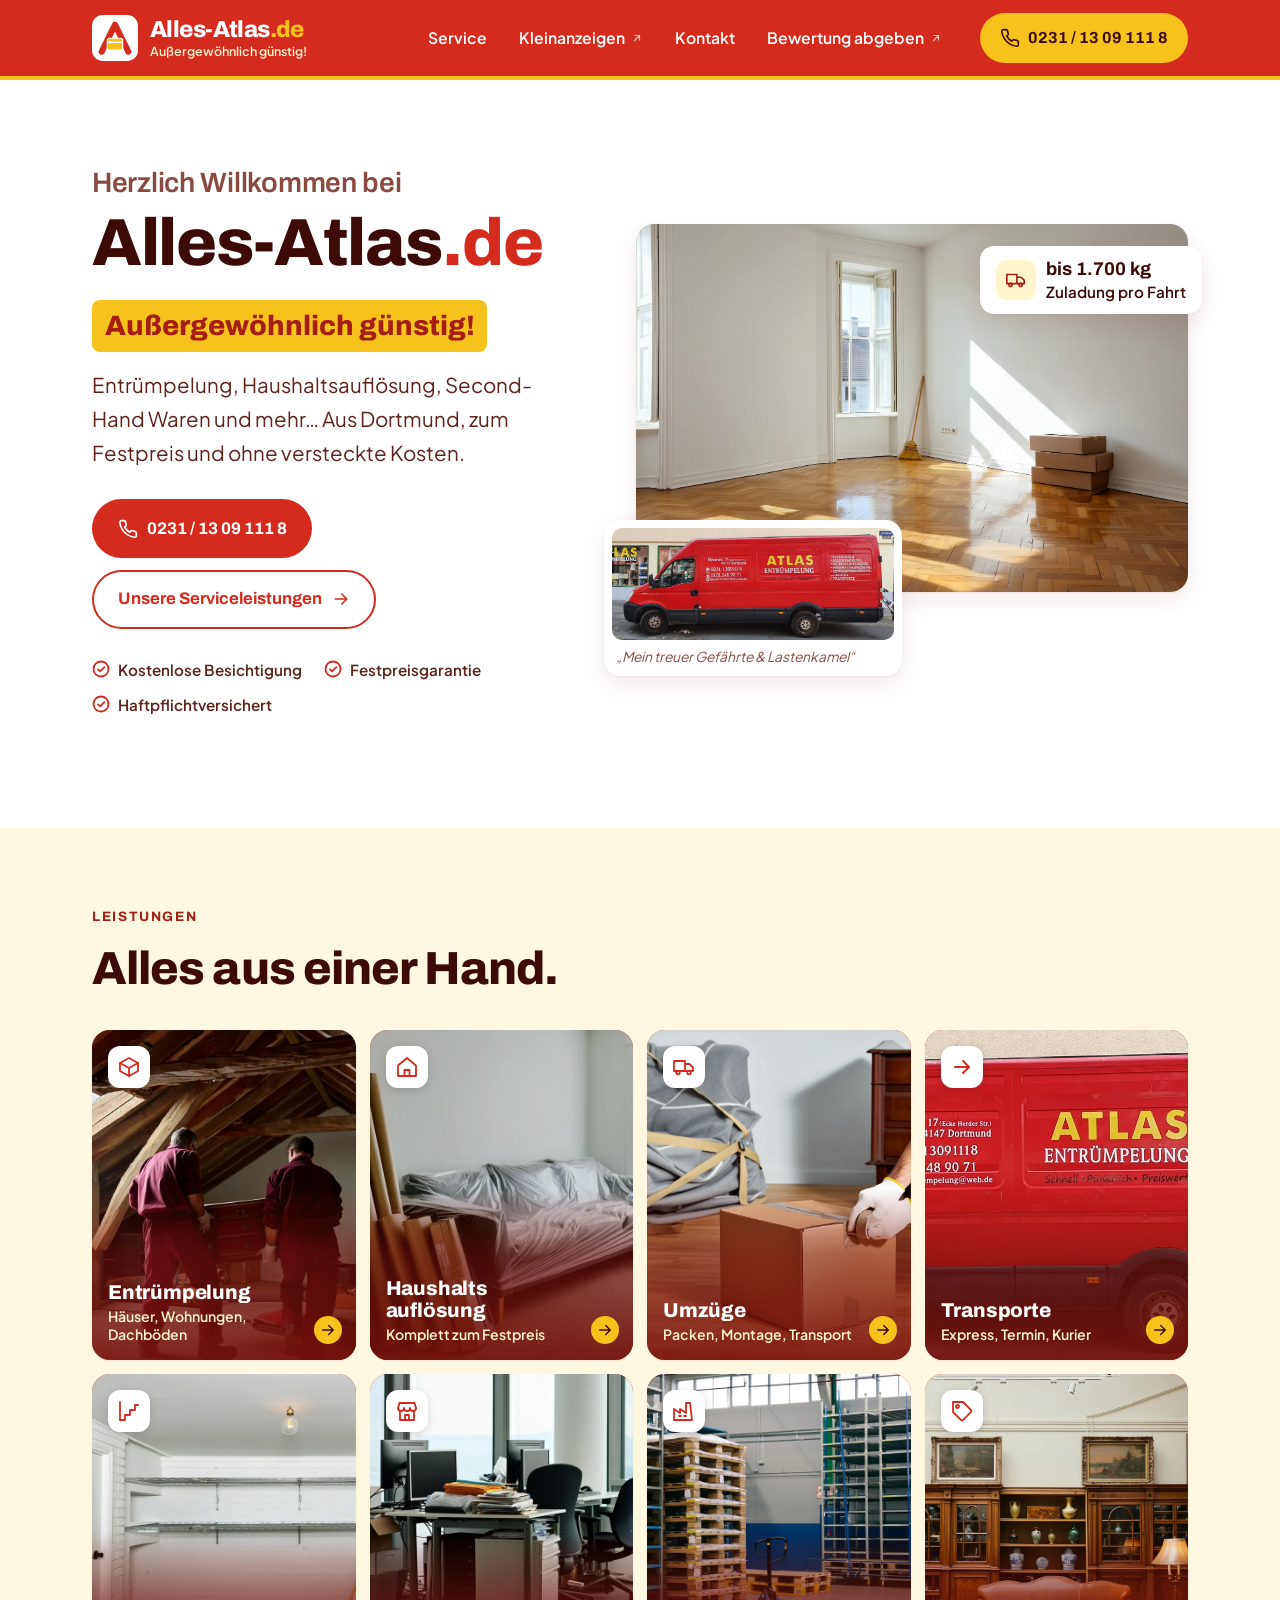
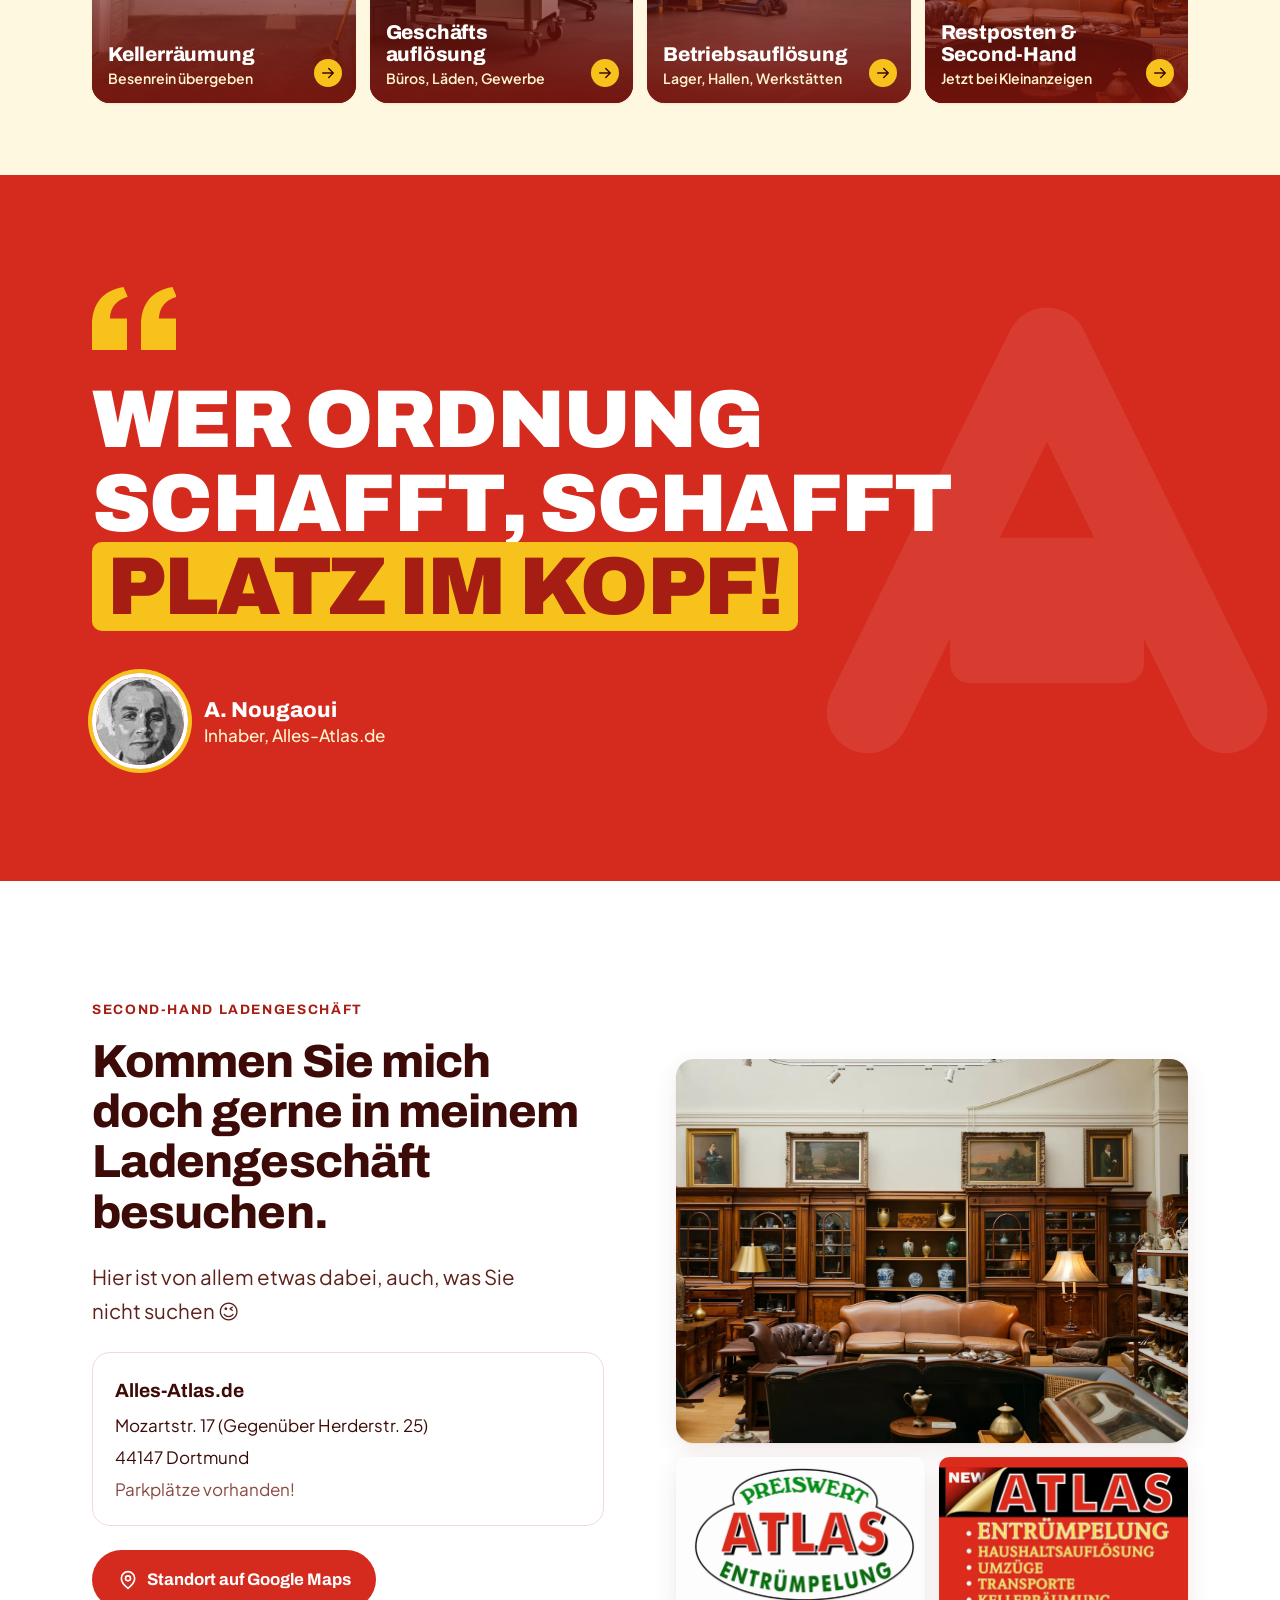
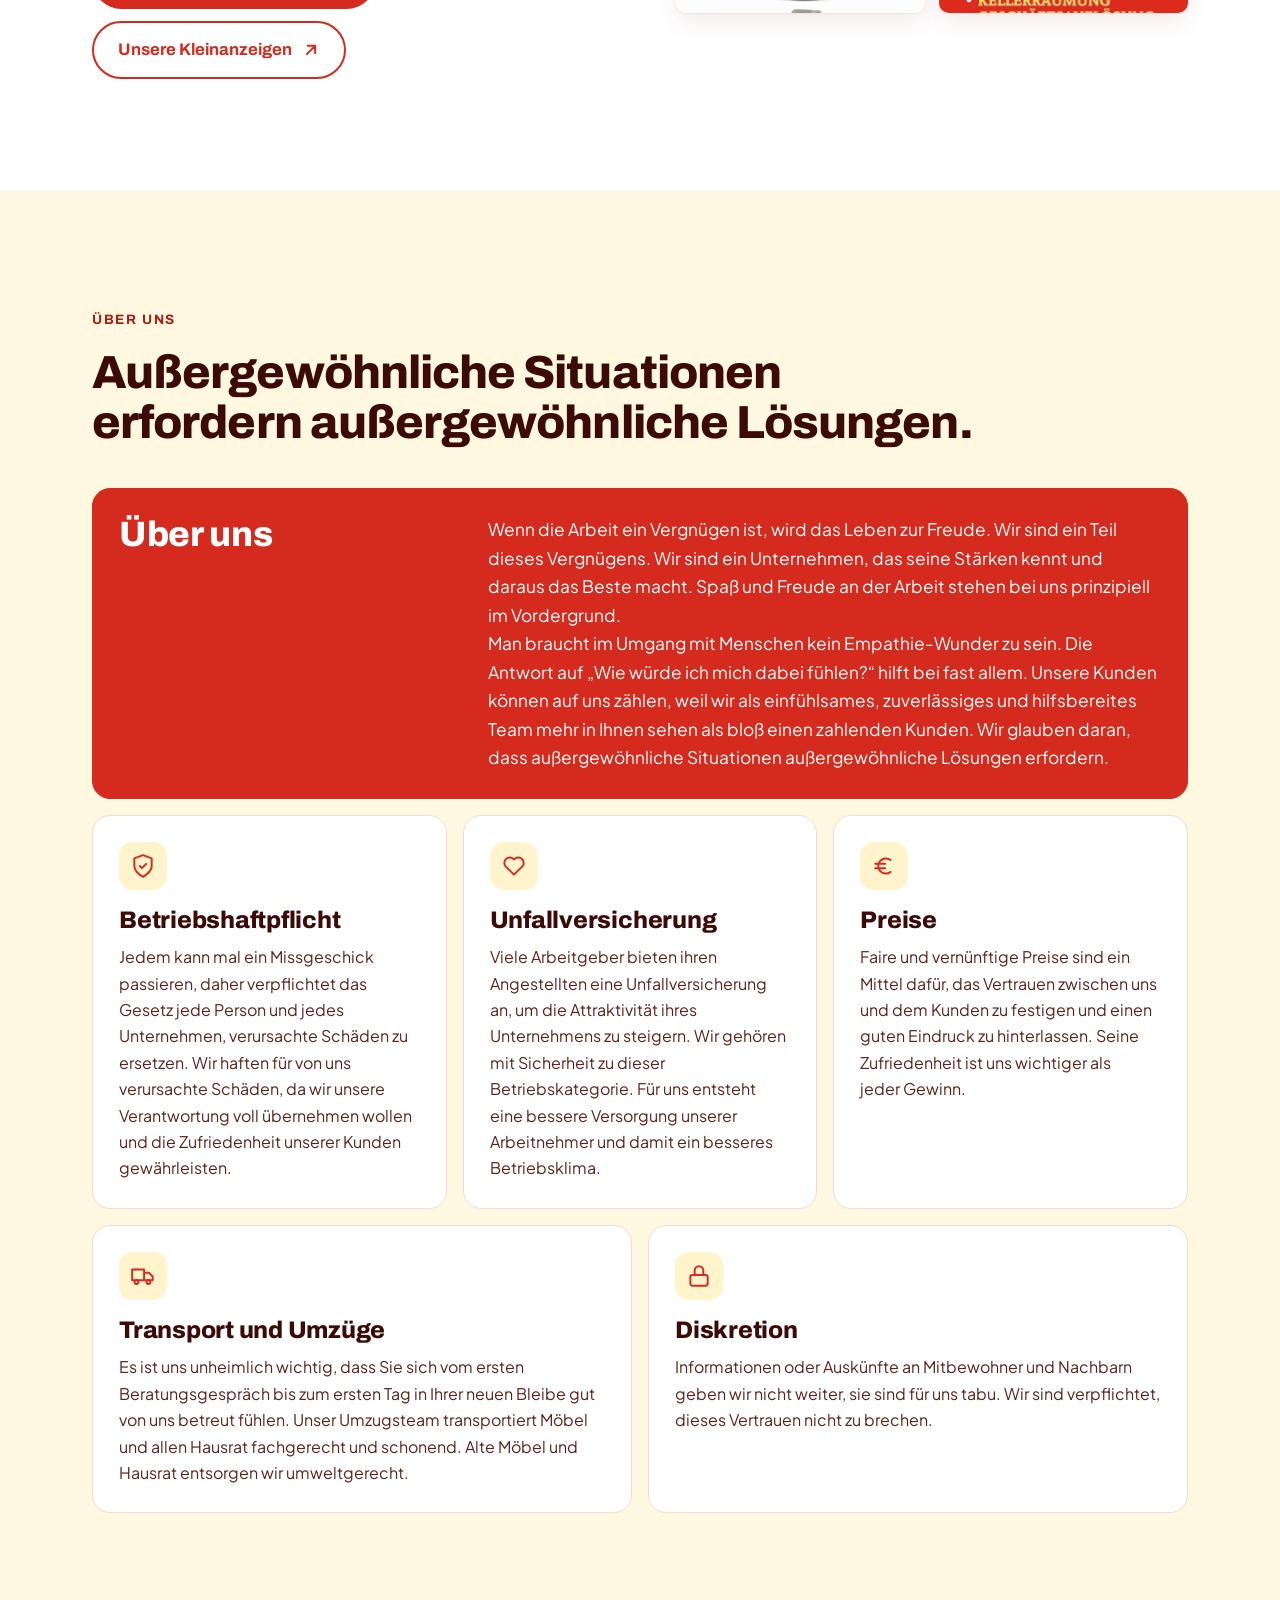
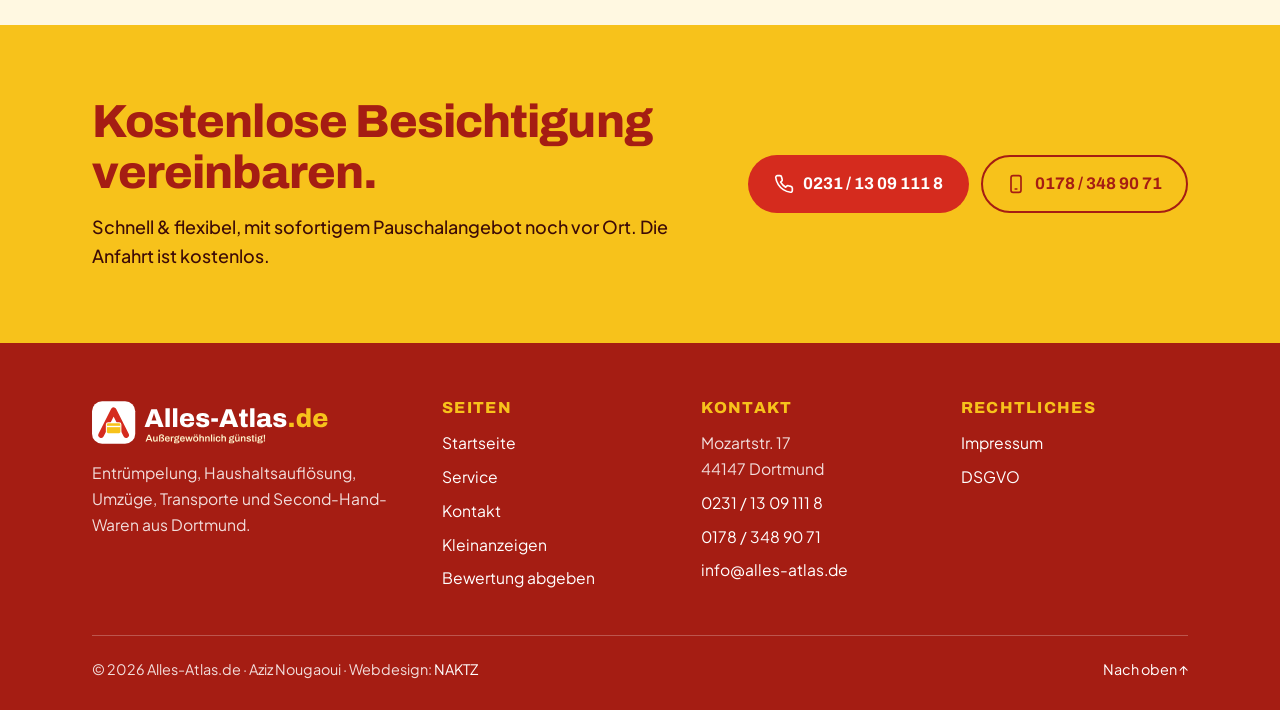
<file: index.html>
<!doctype html>
<html lang="de">
<head>
<meta charset="utf-8">
<meta name="viewport" content="width=device-width, initial-scale=1">
<title>Alles-Atlas.de • Entrümpelung, Haushaltsauflösung und mehr in Dortmund</title>
<meta name="description" content="Entrümpelung, Haushaltsauflösung, Umzüge, Transporte und Second-Hand-Waren in Dortmund. Kostenlose Besichtigung, Festpreis, besenreine Übergabe. Außergewöhnlich günstig!">
<meta name="robots" content="index,follow">
<link rel="canonical" href="https://alles-atlas.de/">
<meta name="theme-color" content="#d52b1e">
<meta property="og:type" content="website">
<meta property="og:locale" content="de_DE">
<meta property="og:site_name" content="Alles-Atlas.de">
<meta property="og:title" content="Alles-Atlas.de • Entrümpelung, Haushaltsauflösung und mehr in Dortmund">
<meta property="og:description" content="Entrümpelung, Haushaltsauflösung, Umzüge, Transporte und Second-Hand-Waren in Dortmund. Kostenlose Besichtigung, Festpreis, besenreine Übergabe. Außergewöhnlich günstig!">
<meta property="og:url" content="https://alles-atlas.de/">
<meta property="og:image" content="https://alles-atlas.de/assets/brand/og-image.png">
<link rel="icon" href="assets/brand/favicon.svg" type="image/svg+xml">
<link rel="icon" href="assets/brand/favicon-32.png" sizes="32x32" type="image/png">
<link rel="apple-touch-icon" href="assets/brand/apple-touch-icon.png">
<link rel="preload" href="assets/fonts/archivo.woff2" as="font" type="font/woff2" crossorigin>
<link rel="preload" href="assets/fonts/plus-jakarta-sans.woff2" as="font" type="font/woff2" crossorigin>
<link rel="stylesheet" href="assets/css/style.css">
<script type="application/ld+json">{"@context": "https://schema.org", "@type": "LocalBusiness", "name": "Alles-Atlas.de · Atlas Entrümpelung", "description": "Entrümpelung, Haushaltsauflösung, Umzüge, Transporte und Second-Hand-Ladengeschäft in Dortmund.", "url": "https://alles-atlas.de/", "logo": "https://alles-atlas.de/assets/brand/logo.svg", "image": "https://alles-atlas.de/assets/img/transporter.webp", "telephone": "+49 231 13091118", "email": "info@alles-atlas.de", "founder": "Aziz Nougaoui", "slogan": "Außergewöhnlich günstig!", "address": {"@type": "PostalAddress", "streetAddress": "Mozartstr. 17", "postalCode": "44147", "addressLocality": "Dortmund", "addressCountry": "DE"}, "geo": {"@type": "GeoCoordinates", "latitude": 51.5258123, "longitude": 7.4542151}, "areaServed": "Dortmund", "sameAs": ["https://facebook.alles-atlas.de/", "https://kleinanzeigen.alles-atlas.de/"]}</script>
</head>
<body>
<svg width="0" height="0" style="position:absolute" aria-hidden="true">
  <defs>
    <symbol id="i-mark" viewBox="0 0 64 64"><rect width="64" height="64" rx="15" fill="#D52B1E"/><path d="M13.5 51 L32 13.5 L50.5 51" fill="none" stroke="#fff" stroke-width="8.5" stroke-linecap="round" stroke-linejoin="round"/><rect x="22" y="33" width="20" height="15" rx="2" fill="#F7C21B" stroke="#D52B1E" stroke-width="3" paint-order="stroke"/><path d="M22 38 H42" stroke="#D52B1E" stroke-width="2"/></symbol>
    <symbol id="i-mark-inv" viewBox="0 0 64 64"><rect width="64" height="64" rx="15" fill="#fff"/><path d="M13.5 51 L32 13.5 L50.5 51" fill="none" stroke="#D52B1E" stroke-width="8.5" stroke-linecap="round" stroke-linejoin="round"/><rect x="22" y="33" width="20" height="15" rx="2" fill="#F7C21B" stroke="#fff" stroke-width="3" paint-order="stroke"/><path d="M22 38 H42" stroke="#fff" stroke-width="2"/></symbol>
    <symbol id="i-phone" viewBox="0 0 24 24" fill="none" stroke="currentColor" stroke-width="2" stroke-linecap="round" stroke-linejoin="round"><path d="M22 16.9v3a2 2 0 0 1-2.2 2 19.8 19.8 0 0 1-8.6-3.1 19.5 19.5 0 0 1-6-6A19.8 19.8 0 0 1 2.1 4.2 2 2 0 0 1 4.1 2h3a2 2 0 0 1 2 1.7c.1.9.4 1.8.7 2.7a2 2 0 0 1-.5 2.1L8 9.8a16 16 0 0 0 6 6l1.3-1.3a2 2 0 0 1 2.1-.4c.9.3 1.8.6 2.7.7a2 2 0 0 1 1.7 2z"/></symbol>
    <symbol id="i-mobile" viewBox="0 0 24 24" fill="none" stroke="currentColor" stroke-width="2" stroke-linecap="round" stroke-linejoin="round"><rect x="6" y="2" width="12" height="20" rx="2.5"/><path d="M11 18h2"/></symbol>
    <symbol id="i-mail" viewBox="0 0 24 24" fill="none" stroke="currentColor" stroke-width="2" stroke-linecap="round" stroke-linejoin="round"><rect x="2" y="4" width="20" height="16" rx="2.5"/><path d="m22 7-10 6L2 7"/></symbol>
    <symbol id="i-pin" viewBox="0 0 24 24" fill="none" stroke="currentColor" stroke-width="2" stroke-linecap="round" stroke-linejoin="round"><path d="M20 10c0 6-8 12-8 12s-8-6-8-12a8 8 0 0 1 16 0z"/><circle cx="12" cy="10" r="3"/></symbol>
    <symbol id="i-check" viewBox="0 0 24 24" fill="none" stroke="currentColor" stroke-width="2.4" stroke-linecap="round" stroke-linejoin="round"><circle cx="12" cy="12" r="10"/><path d="m8 12.5 2.8 2.8L16.5 9.5"/></symbol>
    <symbol id="i-arrow" viewBox="0 0 24 24" fill="none" stroke="currentColor" stroke-width="2" stroke-linecap="round" stroke-linejoin="round"><path d="M5 12h14M13 6l6 6-6 6"/></symbol>
    <symbol id="i-ext" viewBox="0 0 24 24" fill="none" stroke="currentColor" stroke-width="2.4" stroke-linecap="round" stroke-linejoin="round"><path d="M7 17 17 7M8 7h9v9"/></symbol>
    <symbol id="i-menu" viewBox="0 0 24 24" fill="none" stroke="currentColor" stroke-width="2" stroke-linecap="round"><path d="M4 7h16M4 12h16M4 17h16"/></symbol>
    <symbol id="i-truck" viewBox="0 0 24 24" fill="none" stroke="currentColor" stroke-width="1.8" stroke-linecap="round" stroke-linejoin="round"><path d="M2 6h11v10H2zM13 9h4.5l3.5 3.5V16h-8"/><circle cx="6" cy="17.5" r="1.8"/><circle cx="17" cy="17.5" r="1.8"/></symbol>
    <symbol id="i-box" viewBox="0 0 24 24" fill="none" stroke="currentColor" stroke-width="1.8" stroke-linecap="round" stroke-linejoin="round"><path d="M21 8 12 3 3 8v8l9 5 9-5z"/><path d="m3 8 9 5 9-5M12 13v8"/></symbol>
    <symbol id="i-home" viewBox="0 0 24 24" fill="none" stroke="currentColor" stroke-width="1.8" stroke-linecap="round" stroke-linejoin="round"><path d="M3 10.5 12 3l9 7.5V21H3z"/><path d="M9.5 21v-6h5v6"/></symbol>
    <symbol id="i-stairs" viewBox="0 0 24 24" fill="none" stroke="currentColor" stroke-width="1.8" stroke-linecap="round" stroke-linejoin="round"><path d="M3 21h5v-5h5v-5h5V6h3"/><path d="M3 3v18"/></symbol>
    <symbol id="i-store" viewBox="0 0 24 24" fill="none" stroke="currentColor" stroke-width="1.8" stroke-linecap="round" stroke-linejoin="round"><path d="M3 9 4.5 4h15L21 9"/><path d="M3 9a3 3 0 0 0 6 0 3 3 0 0 0 6 0 3 3 0 0 0 6 0"/><path d="M5 12v9h14v-9M10 21v-5h4v5"/></symbol>
    <symbol id="i-factory" viewBox="0 0 24 24" fill="none" stroke="currentColor" stroke-width="1.8" stroke-linecap="round" stroke-linejoin="round"><path d="M2 21V10l6 4v-4l6 4V4h4l2 17z"/><path d="M7 17h2M12 17h2"/></symbol>
    <symbol id="i-tag" viewBox="0 0 24 24" fill="none" stroke="currentColor" stroke-width="1.8" stroke-linecap="round" stroke-linejoin="round"><path d="M20.6 13.4 13.4 20.6a2 2 0 0 1-2.8 0L3 13V3h10l7.6 7.6a2 2 0 0 1 0 2.8z"/><circle cx="7.5" cy="7.5" r="1.5"/></symbol>
    <symbol id="i-shield" viewBox="0 0 24 24" fill="none" stroke="currentColor" stroke-width="1.8" stroke-linecap="round" stroke-linejoin="round"><path d="M12 22s8-4 8-10V5l-8-3-8 3v7c0 6 8 10 8 10z"/><path d="m9 12 2 2 4-4"/></symbol>
    <symbol id="i-heart" viewBox="0 0 24 24" fill="none" stroke="currentColor" stroke-width="1.8" stroke-linecap="round" stroke-linejoin="round"><path d="M19.5 12.6 12 20l-7.5-7.4A5 5 0 1 1 12 6a5 5 0 1 1 7.5 6.6z"/></symbol>
    <symbol id="i-euro" viewBox="0 0 24 24" fill="none" stroke="currentColor" stroke-width="1.8" stroke-linecap="round" stroke-linejoin="round"><path d="M18 6.5A7 7 0 1 0 18 17.5"/><path d="M4 10h9M4 14h9"/></symbol>
    <symbol id="i-lock" viewBox="0 0 24 24" fill="none" stroke="currentColor" stroke-width="1.8" stroke-linecap="round" stroke-linejoin="round"><rect x="4" y="11" width="16" height="10" rx="2"/><path d="M8 11V7a4 4 0 0 1 8 0v4"/></symbol>
    <symbol id="i-star" viewBox="0 0 24 24" fill="none" stroke="currentColor" stroke-width="1.8" stroke-linecap="round" stroke-linejoin="round"><path d="m12 2.5 2.9 6 6.6.9-4.8 4.6 1.2 6.5L12 17.4l-5.9 3.1 1.2-6.5L2.5 9.4l6.6-.9z"/></symbol>
    <symbol id="i-fb" viewBox="0 0 24 24" fill="currentColor"><path d="M14 8.5V6.8c0-.8.2-1.3 1.4-1.3H17V2.2A21 21 0 0 0 14.6 2C12.2 2 10.6 3.5 10.6 6.1v2.4H8V12h2.6v10H14V12h2.7l.4-3.5z"/></symbol>
    <symbol id="i-card" viewBox="0 0 24 24" fill="none" stroke="currentColor" stroke-width="1.8" stroke-linecap="round" stroke-linejoin="round"><rect x="2" y="4" width="20" height="16" rx="2.5"/><circle cx="8.5" cy="11" r="2.5"/><path d="M5 17c.6-1.6 2-2.5 3.5-2.5S11.4 15.4 12 17M15 9h4M15 13h3"/></symbol>
  </defs>
</svg>

<a class="skip-link" href="#inhalt">Zum Inhalt springen</a>

<header class="site-header">
  <div class="wrap header-inner">
    <a class="brand" href="./" aria-label="Alles-Atlas.de, zur Startseite">
      <svg aria-hidden="true"><use href="#i-mark-inv"/></svg>
      <span class="brand-text">
        <span class="brand-name">Alles-Atlas<span>.de</span></span>
        <span class="brand-tag">Außergewöhnlich günstig!</span>
      </span>
    </a>
    <nav class="nav" id="nav" aria-label="Hauptmenü">
      <a href="service/">Service</a>
      <a href="https://kleinanzeigen.alles-atlas.de/" target="_blank" rel="noopener">Kleinanzeigen <svg class="ext" aria-hidden="true"><use href="#i-ext"/></svg></a>
      <a href="kontakt/">Kontakt</a>
      <a href="https://bewertung.alles-atlas.de" target="_blank" rel="noopener">Bewertung abgeben <svg class="ext" aria-hidden="true"><use href="#i-ext"/></svg></a>
      <a class="nav-call" href="tel:+4923113091118">Jetzt anrufen</a>
    </nav>
    <a class="btn btn--yellow header-call" href="tel:+4923113091118" aria-label="Anrufen: 0231 13 09 111 8"><svg aria-hidden="true"><use href="#i-phone"/></svg><span class="label-long">0231 / 13 09 111 8</span></a>
    <button class="menu-toggle" type="button" aria-controls="nav" aria-expanded="false" aria-label="Menü öffnen"><svg aria-hidden="true"><use href="#i-menu"/></svg></button>
  </div>
</header>

<main id="inhalt">
<section class="hero">
  <div class="wrap hero-grid">
    <div>
      <h1><span class="welcome">Herzlich Willkommen bei</span><span class="name">Alles-Atlas<span class="tld">.de</span></span></h1>
      <p class="hero-claim">Außergewöhnlich günstig!</p>
      <p class="lead">Entrümpelung, Haushaltsauflösung, Second-Hand Waren und mehr… Aus Dortmund, zum Festpreis und ohne versteckte Kosten.</p>
      <div class="btn-row">
        <a class="btn btn--primary" href="tel:+4923113091118"><svg aria-hidden="true"><use href="#i-phone"/></svg>0231 / 13 09 111 8</a>
        <a class="btn btn--ghost" href="service/">Unsere Serviceleistungen <svg aria-hidden="true"><use href="#i-arrow"/></svg></a>
      </div>
      <ul class="trust">
        <li><svg aria-hidden="true"><use href="#i-check"/></svg>Kostenlose Besichtigung</li>
        <li><svg aria-hidden="true"><use href="#i-check"/></svg>Festpreisgarantie</li>
        <li><svg aria-hidden="true"><use href="#i-check"/></svg>Haftpflichtversichert</li>
      </ul>
    </div>
    <div class="hero-media">
      <img class="hero-photo" src="assets/img/hero.webp" width="1600" height="1067" alt="Heller, leer geräumter und besenreiner Altbau-Raum mit Parkett, Sonnenlicht, Besen und gestapelten Umzugskartons" fetchpriority="high">
      <figure class="hero-van">
        <img src="assets/img/transporter.webp" width="1600" height="638" alt="Der rote Atlas-Entrümpelung-Transporter vor dem Ladengeschäft in der Mozartstraße, Dortmund">
        <figcaption>„Mein treuer Gefährte &amp; Lastenkamel“</figcaption>
      </figure>
      <div class="hero-badge">
        <span class="dot"><svg aria-hidden="true"><use href="#i-truck"/></svg></span>
        <span><strong>bis 1.700 kg</strong>Zuladung pro Fahrt</span>
      </div>
    </div>
  </div>
</section>

<section class="section section--alt section--tight" aria-labelledby="leistungen">
  <div class="wrap">
    <p class="eyebrow">Leistungen</p>
    <h2 id="leistungen">Alles aus einer Hand.</h2>
    <div class="tiles">
      <a class="tile" href="service/#entruempelung">
        <img src="assets/img/entruempelung.webp" alt="" loading="lazy">
        <span class="tile-icon"><svg aria-hidden="true"><use href="#i-box"/></svg></span>
        <span class="tile-text"><strong>Entrümpelung</strong><small>Häuser, Wohnungen, Dachböden</small></span>
        <svg class="tile-go" aria-hidden="true"><use href="#i-arrow"/></svg>
      </a>
      <a class="tile" href="service/#entruempelung">
        <img src="assets/img/haushaltsaufloesung.webp" alt="" loading="lazy">
        <span class="tile-icon"><svg aria-hidden="true"><use href="#i-home"/></svg></span>
        <span class="tile-text"><strong>Haushalts<wbr>auflösung</strong><small>Komplett zum Festpreis</small></span>
        <svg class="tile-go" aria-hidden="true"><use href="#i-arrow"/></svg>
      </a>
      <a class="tile" href="service/#umzuege">
        <img src="assets/img/umzuege.webp" alt="" loading="lazy">
        <span class="tile-icon"><svg aria-hidden="true"><use href="#i-truck"/></svg></span>
        <span class="tile-text"><strong>Umzüge</strong><small>Packen, Montage, Transport</small></span>
        <svg class="tile-go" aria-hidden="true"><use href="#i-arrow"/></svg>
      </a>
      <a class="tile" href="service/#transporte">
        <img src="assets/img/transporter.webp" alt="" loading="lazy" style="object-position:58% 50%">
        <span class="tile-icon"><svg aria-hidden="true"><use href="#i-arrow"/></svg></span>
        <span class="tile-text"><strong>Transporte</strong><small>Express, Termin, Kurier</small></span>
        <svg class="tile-go" aria-hidden="true"><use href="#i-arrow"/></svg>
      </a>
      <a class="tile" href="service/#entruempelung">
        <img src="assets/img/kellerraeumung.webp" alt="" loading="lazy">
        <span class="tile-icon"><svg aria-hidden="true"><use href="#i-stairs"/></svg></span>
        <span class="tile-text"><strong>Keller<wbr>räumung</strong><small>Besenrein übergeben</small></span>
        <svg class="tile-go" aria-hidden="true"><use href="#i-arrow"/></svg>
      </a>
      <a class="tile" href="service/#entruempelung">
        <img src="assets/img/geschaeftsaufloesung.webp" alt="" loading="lazy">
        <span class="tile-icon"><svg aria-hidden="true"><use href="#i-store"/></svg></span>
        <span class="tile-text"><strong>Geschäfts<wbr>auflösung</strong><small>Büros, Läden, Gewerbe</small></span>
        <svg class="tile-go" aria-hidden="true"><use href="#i-arrow"/></svg>
      </a>
      <a class="tile" href="service/#entruempelung">
        <img src="assets/img/betriebsaufloesung.webp" alt="" loading="lazy">
        <span class="tile-icon"><svg aria-hidden="true"><use href="#i-factory"/></svg></span>
        <span class="tile-text"><strong>Betriebs<wbr>auflösung</strong><small>Lager, Hallen, Werkstätten</small></span>
        <svg class="tile-go" aria-hidden="true"><use href="#i-arrow"/></svg>
      </a>
      <a class="tile" href="https://kleinanzeigen.alles-atlas.de/" target="_blank" rel="noopener">
        <img src="assets/img/laden.webp" alt="" loading="lazy">
        <span class="tile-icon"><svg aria-hidden="true"><use href="#i-tag"/></svg></span>
        <span class="tile-text"><strong>Restposten &amp; Second-Hand</strong><small>Jetzt bei Kleinanzeigen</small></span>
        <svg class="tile-go" aria-hidden="true"><use href="#i-arrow"/></svg>
      </a>
    </div>
  </div>
</section>

<section class="section section--ink motto" aria-label="Unser Motto">
  <svg class="motto-bg" viewBox="0 0 64 64" aria-hidden="true"><path d="M13.5 51 L32 13.5 L50.5 51" fill="none" stroke="currentColor" stroke-width="8.5" stroke-linecap="round" stroke-linejoin="round"/><rect x="22" y="33" width="20" height="15" rx="2" fill="currentColor"/></svg>
  <div class="wrap">
    <figure class="motto-card">
      <svg class="motto-mark" viewBox="0 0 48 36" aria-hidden="true"><path fill="currentColor" d="M0 36V22C0 9.5 6.2 2 18 0l2.4 5.6C13.8 7.6 10.6 11.6 10.2 18H20v18H0zm28 0V22C28 9.5 34.2 2 46 0l2.4 5.6C41.8 7.6 38.6 11.6 38.2 18H48v18H28z"/></svg>
      <blockquote>
        <p>Wer Ordnung schafft, schafft <mark>Platz im Kopf!</mark></p>
      </blockquote>
      <figcaption class="motto-by">
        <img src="assets/img/a-nougaoui-rund.webp" width="360" height="360" alt="Porträt von A. Nougaoui" loading="lazy">
        <span><strong>A. Nougaoui</strong>Inhaber, Alles-Atlas.de</span>
      </figcaption>
    </figure>
  </div>
</section>

<section class="section" aria-labelledby="laden">
  <div class="wrap split">
    <div>
      <p class="eyebrow">Second-Hand Ladengeschäft</p>
      <h2 id="laden">Kommen Sie mich doch gerne in meinem Ladengeschäft besuchen.</h2>
      <p class="lead">Hier ist von allem etwas dabei, auch, was Sie nicht suchen&nbsp;😉</p>
      <div class="address-card">
        <strong>Alles-Atlas.de</strong>
        <span>Mozartstr. 17 (Gegenüber Herderstr. 25)</span>
        <span>44147 Dortmund</span>
        <span class="muted">Parkplätze vorhanden!</span>
      </div>
      <div class="btn-row">
        <a class="btn btn--primary" href="https://www.google.com/maps/place/Alles-Atlas.de/@51.5228658,7.4539962,14z/data=!4m19!1m13!4m12!1m4!2m2!1d7.4817191!2d51.5188538!4e1!1m6!1m2!1s0x47b919f11979c675:0xf4aa0ed75067c2b3!2salles-atlas.de!2m2!1d7.4542151!2d51.5258123!3m4!1s0x47b919f11979c675:0xf4aa0ed75067c2b3!8m2!3d51.5258123!4d7.4542151" target="_blank" rel="noopener"><svg aria-hidden="true"><use href="#i-pin"/></svg>Standort auf Google Maps</a>
        <a class="btn btn--ghost" href="https://kleinanzeigen.alles-atlas.de/" target="_blank" rel="noopener">Unsere Kleinanzeigen <svg aria-hidden="true"><use href="#i-ext"/></svg></a>
      </div>
    </div>
    <div class="shop-media">
    <img class="shop-photo" src="assets/img/laden.webp" width="1400" height="1050" alt="Gemütliches Second-Hand-Ladengeschäft mit Vintage-Möbeln, Ledersofa, Lampen, Bildern und Porzellan" loading="lazy">
    <div class="flyers">
      <a href="assets/img/flyer-ladengeschaeft.webp" target="_blank" rel="noopener"><img src="assets/img/flyer-ladengeschaeft.webp" width="1000" height="1256" alt="Flyer: Preiswert, Atlas Entrümpelung, Mozartstr. 17 (Ecke Herder Str.), 44147 Dortmund, Tel. 0231/13091118, Mobil 0178 348 90 71" loading="lazy"></a>
      <a href="assets/img/flyer-leistungen.webp" target="_blank" rel="noopener"><img src="assets/img/flyer-leistungen.webp" width="1000" height="808" alt="Flyer: Atlas Entrümpelung, Haushaltsauflösung, Umzüge, Transporte, Kellerräumung, Geschäftsauflösung, Betriebsauflösung, Restposten" loading="lazy"></a>
    </div>
    </div>
  </div>
</section>

<section class="section section--alt" aria-labelledby="ueber-uns">
  <div class="wrap">
    <p class="eyebrow">Über uns</p>
    <h2 id="ueber-uns">Außergewöhnliche Situationen erfordern außergewöhnliche Lösungen.</h2>
    <div class="values">
      <article class="value value--feature">
        <h3>Über uns</h3>
        <div>
          <p>Wenn die Arbeit ein Vergnügen ist, wird das Leben zur Freude. Wir sind ein Teil dieses Vergnügens. Wir sind ein Unternehmen, das seine Stärken kennt und daraus das Beste macht. Spaß und Freude an der Arbeit stehen bei uns prinzipiell im Vordergrund.</p>
          <p>Man braucht im Umgang mit Menschen kein Empathie-Wunder zu sein. Die Antwort auf „Wie würde ich mich dabei fühlen?“ hilft bei fast allem. Unsere Kunden können auf uns zählen, weil wir als einfühlsames, zuverlässiges und hilfsbereites Team mehr in Ihnen sehen als bloß einen zahlenden Kunden. Wir glauben daran, dass außergewöhnliche Situationen außergewöhnliche Lösungen erfordern.</p>
        </div>
      </article>
      <article class="value">
        <div class="icon"><svg aria-hidden="true"><use href="#i-shield"/></svg></div>
        <h3>Betriebshaftpflicht</h3>
        <p>Jedem kann mal ein Missgeschick passieren, daher verpflichtet das Gesetz jede Person und jedes Unternehmen, verursachte Schäden zu ersetzen. Wir haften für von uns verursachte Schäden, da wir unsere Verantwortung voll übernehmen wollen und die Zufriedenheit unserer Kunden gewährleisten.</p>
      </article>
      <article class="value">
        <div class="icon"><svg aria-hidden="true"><use href="#i-heart"/></svg></div>
        <h3>Unfallversicherung</h3>
        <p>Viele Arbeitgeber bieten ihren Angestellten eine Unfallversicherung an, um die Attraktivität ihres Unternehmens zu steigern. Wir gehören mit Sicherheit zu dieser Betriebskategorie. Für uns entsteht eine bessere Versorgung unserer Arbeitnehmer und damit ein besseres Betriebsklima.</p>
      </article>
      <article class="value">
        <div class="icon"><svg aria-hidden="true"><use href="#i-euro"/></svg></div>
        <h3>Preise</h3>
        <p>Faire und vernünftige Preise sind ein Mittel dafür, das Vertrauen zwischen uns und dem Kunden zu festigen und einen guten Eindruck zu hinterlassen. Seine Zufriedenheit ist uns wichtiger als jeder Gewinn.</p>
      </article>
      <article class="value">
        <div class="icon"><svg aria-hidden="true"><use href="#i-truck"/></svg></div>
        <h3>Transport und Umzüge</h3>
        <p>Es ist uns unheimlich wichtig, dass Sie sich vom ersten Beratungsgespräch bis zum ersten Tag in Ihrer neuen Bleibe gut von uns betreut fühlen. Unser Umzugsteam transportiert Möbel und allen Hausrat fachgerecht und schonend. Alte Möbel und Hausrat entsorgen wir umweltgerecht.</p>
      </article>
      <article class="value">
        <div class="icon"><svg aria-hidden="true"><use href="#i-lock"/></svg></div>
        <h3>Diskretion</h3>
        <p>Informationen oder Auskünfte an Mitbewohner und Nachbarn geben wir nicht weiter, sie sind für uns tabu. Wir sind verpflichtet, dieses Vertrauen nicht zu brechen.</p>
      </article>
    </div>
  </div>
</section>

<section class="section section--yellow section--tight" aria-labelledby="cta">
  <div class="wrap cta">
    <div>
      <h2 id="cta">Kostenlose Besichtigung vereinbaren.</h2>
      <p>Schnell &amp; flexibel, mit sofortigem Pauschalangebot noch vor Ort. Die Anfahrt ist kostenlos.</p>
    </div>
    <div class="btn-row">
      <a class="btn btn--primary" href="tel:+4923113091118"><svg aria-hidden="true"><use href="#i-phone"/></svg>0231 / 13 09 111 8</a>
      <a class="btn btn--ghost" href="tel:+491783489071"><svg aria-hidden="true"><use href="#i-mobile"/></svg>0178 / 348 90 71</a>
    </div>
  </div>
</section>

</main>

<footer class="site-footer">
  <div class="wrap">
    <div class="footer-grid">
      <div class="footer-brand">
        <img src="assets/brand/logo-white.svg" alt="Alles-Atlas.de: Außergewöhnlich günstig!" width="240" height="56">
        <p>Entrümpelung, Haushaltsauflösung, Umzüge, Transporte und Second-Hand-Waren aus Dortmund.</p>
      </div>
      <div>
        <h3>Seiten</h3>
        <ul>
          <li><a href="./">Startseite</a></li>
          <li><a href="service/">Service</a></li>
          <li><a href="kontakt/">Kontakt</a></li>
          <li><a href="https://kleinanzeigen.alles-atlas.de/" target="_blank" rel="noopener">Kleinanzeigen</a></li>
          <li><a href="https://bewertung.alles-atlas.de" target="_blank" rel="noopener">Bewertung abgeben</a></li>
        </ul>
      </div>
      <div>
        <h3>Kontakt</h3>
        <ul>
          <li>Mozartstr. 17<br>44147 Dortmund</li>
          <li><a href="tel:+4923113091118">0231 / 13 09 111 8</a></li>
          <li><a href="tel:+491783489071">0178 / 348 90 71</a></li>
          <li><a href="#" data-mail="info (at) alles-atlas.de">info (at) alles-atlas.de</a></li>
        </ul>
      </div>
      <div>
        <h3>Rechtliches</h3>
        <ul>
          <li><a href="impressum/">Impressum</a></li>
          <li><a href="dsgvo/">DSGVO</a></li>
        </ul>
      </div>
    </div>
    <div class="footer-bottom">
      <span>© <span data-year>2026</span> Alles-Atlas.de · Aziz Nougaoui · <span class="nowrap">Webdesign: <a href="https://naktz.com/" target="_blank" rel="noopener">NAKTZ</a></span></span>
      <a class="to-top" href="#inhalt">Nach oben ↑</a>
    </div>
  </div>
</footer>

<div class="callbar">
  <a class="btn btn--primary" href="tel:+4923113091118"><svg aria-hidden="true"><use href="#i-phone"/></svg>Anrufen</a>
  <a class="btn btn--ghost" href="#" data-mail="info (at) alles-atlas.de" aria-label="E-Mail an info (at) alles-atlas.de schreiben"><svg aria-hidden="true"><use href="#i-mail"/></svg>E-Mail</a>
</div>

<script src="assets/js/main.js" defer></script>
</body>
</html>
</file>
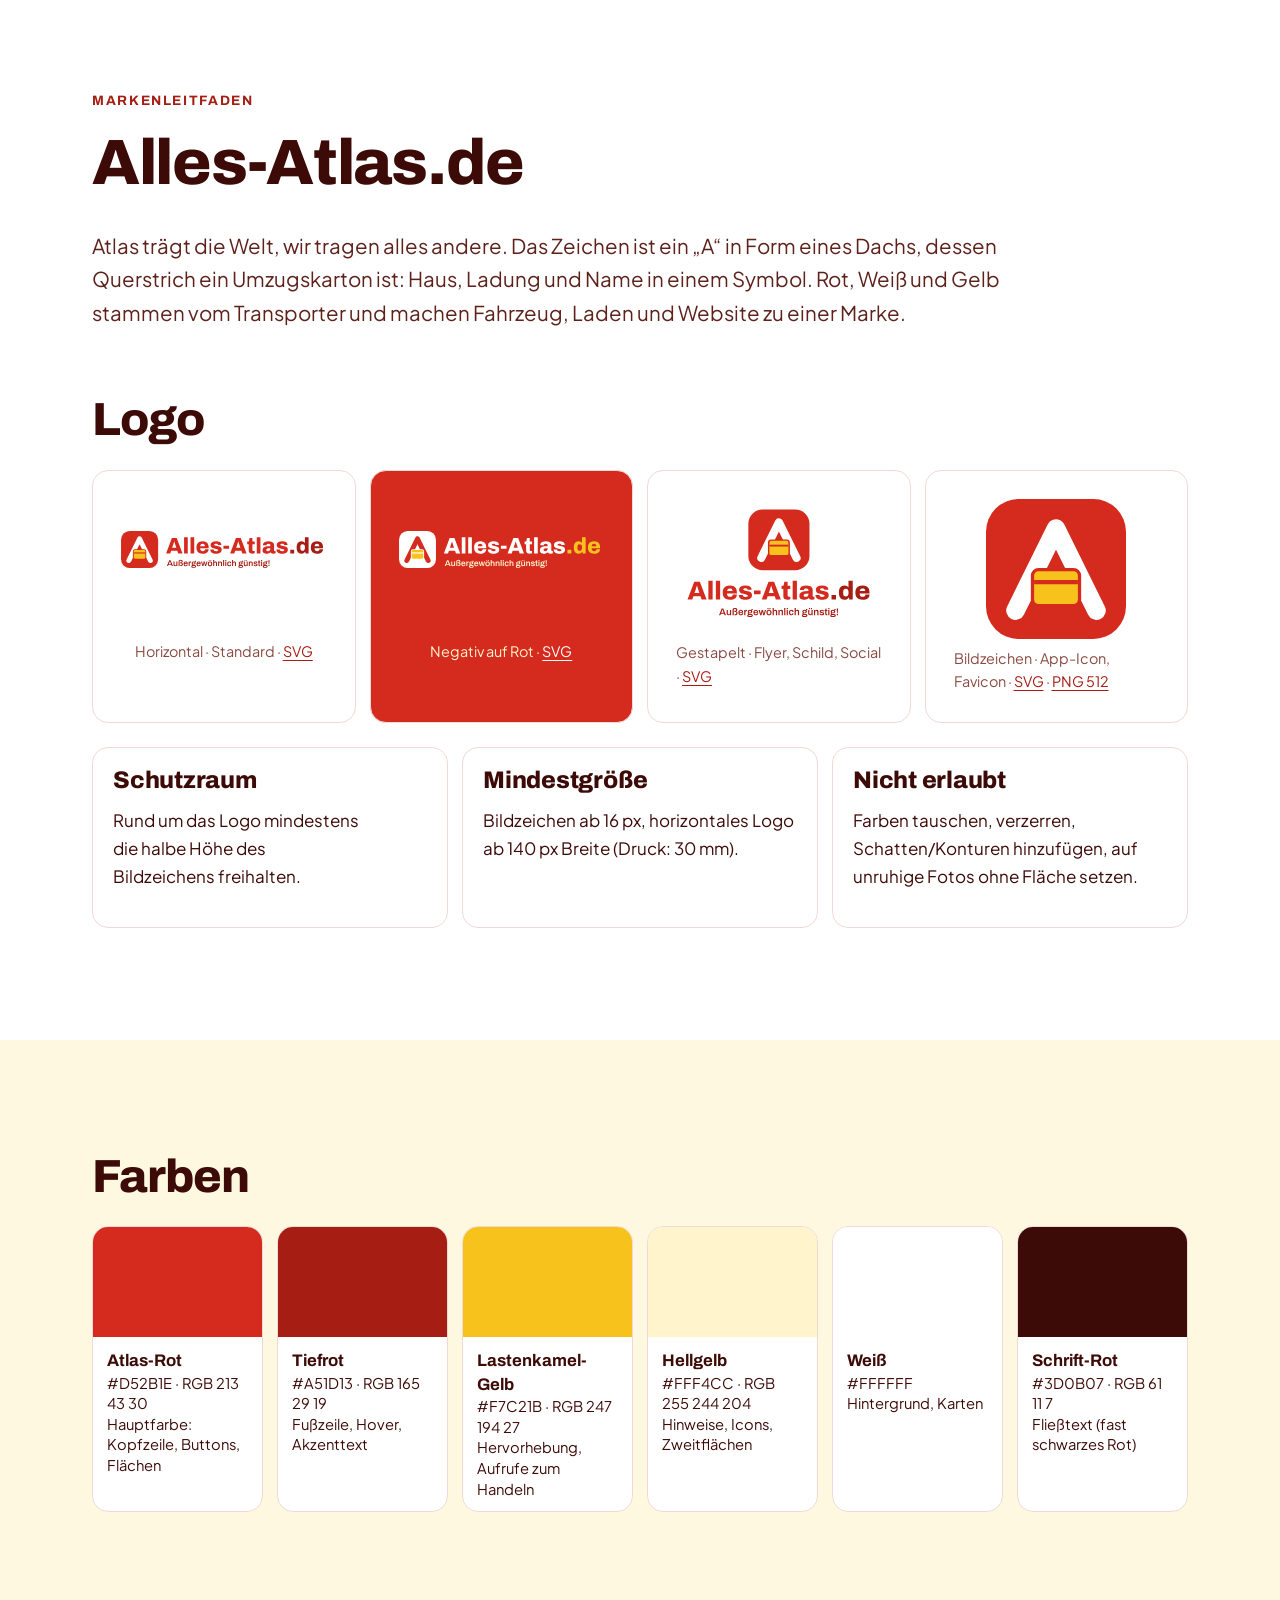
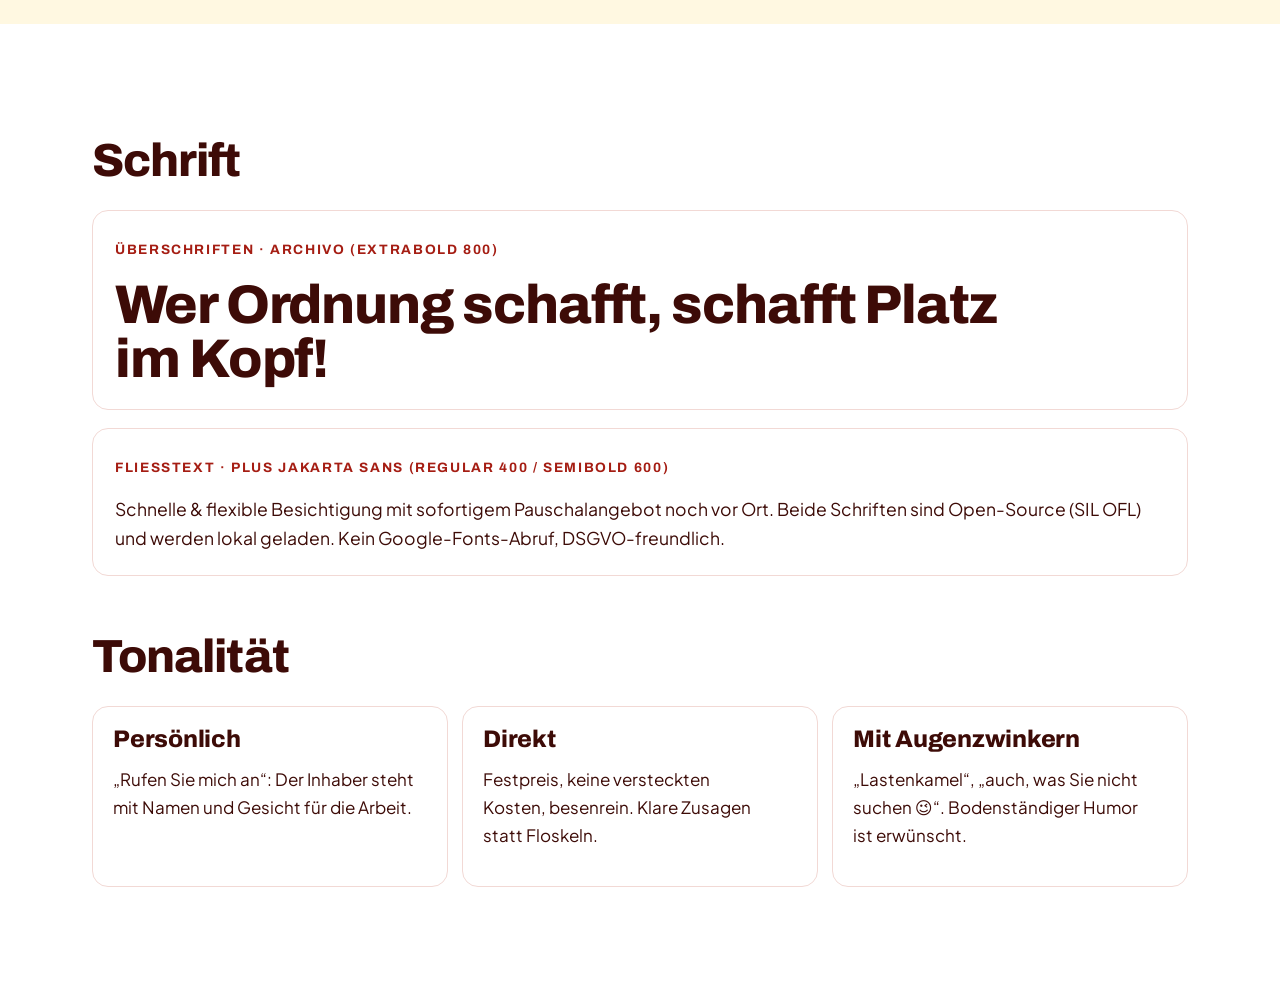
<file: brand/index.html>
<!doctype html>
<html lang="de">
<head>
<meta charset="utf-8">
<meta name="viewport" content="width=device-width, initial-scale=1">
<title>Markenleitfaden • Alles-Atlas.de</title>
<meta name="robots" content="noindex,nofollow">
<link rel="icon" href="../assets/brand/favicon.svg" type="image/svg+xml">
<link rel="stylesheet" href="../assets/css/style.css">
<style>
  .swatches{display:grid;grid-template-columns:repeat(auto-fit,minmax(170px,1fr));gap:14px;margin-top:24px}
  .sw{border-radius:16px;overflow:hidden;border:1px solid var(--line);background:#fff}
  .sw div{height:110px}.sw p{margin:0;padding:12px 14px;font-size:.92rem;line-height:1.4}.sw b{font-family:var(--font-display);font-size:1.05rem}
  .logos{display:grid;grid-template-columns:repeat(auto-fit,minmax(260px,1fr));gap:14px;margin-top:24px}
  .logos figure{margin:0;border:1px solid var(--line);border-radius:16px;padding:28px;display:grid;place-items:center;min-height:200px;background:#fff}
  .logos figure.dark{background:var(--ink)}.logos figcaption{font-size:.9rem;color:var(--muted);margin-top:8px}
  .logos a{font-size:.9rem}
  .type{display:grid;gap:18px;margin-top:24px}
  .type div{background:#fff;border:1px solid var(--line);border-radius:16px;padding:22px}
  .rules{display:grid;grid-template-columns:repeat(auto-fit,minmax(240px,1fr));gap:14px;margin-top:24px}
  .rules div{background:#fff;border:1px solid var(--line);border-radius:16px;padding:20px}
</style>
</head>
<body>
<main>
<section class="page-head"><div class="wrap">
  <p class="eyebrow">Markenleitfaden</p>
  <h1>Alles-Atlas.de</h1>
  <p class="lead">Atlas trägt die Welt, wir tragen alles andere. Das Zeichen ist ein „A“ in Form eines Dachs, dessen Querstrich ein Umzugskarton ist: Haus, Ladung und Name in einem Symbol. Rot, Weiß und Gelb stammen vom Transporter und machen Fahrzeug, Laden und Website zu einer Marke.</p>
</div></section>

<section class="section" style="padding-top:0"><div class="wrap">
  <h2>Logo</h2>
  <div class="logos">
    <figure><img src="../assets/brand/logo.svg" alt="Logo horizontal" width="420"><figcaption>Horizontal · Standard · <a href="../assets/brand/logo.svg" download>SVG</a></figcaption></figure>
    <figure class="dark" style="background:#D52B1E"><img src="../assets/brand/logo-white.svg" alt="Logo negativ" width="420"><figcaption style="color:#FFF4CC">Negativ auf Rot · <a style="color:#fff" href="../assets/brand/logo-white.svg" download>SVG</a></figcaption></figure>
    <figure><img src="../assets/brand/logo-stacked.svg" alt="Logo gestapelt" width="300"><figcaption>Gestapelt · Flyer, Schild, Social · <a href="../assets/brand/logo-stacked.svg" download>SVG</a></figcaption></figure>
    <figure><img src="../assets/brand/mark.svg" alt="Bildzeichen" width="140"><figcaption>Bildzeichen · App-Icon, Favicon · <a href="../assets/brand/mark.svg" download>SVG</a> · <a href="../assets/brand/icon-512.png" download>PNG 512</a></figcaption></figure>
  </div>
  <div class="rules">
    <div><h3>Schutzraum</h3><p>Rund um das Logo mindestens die halbe Höhe des Bildzeichens freihalten.</p></div>
    <div><h3>Mindestgröße</h3><p>Bildzeichen ab 16&nbsp;px, horizontales Logo ab 140&nbsp;px Breite (Druck: 30&nbsp;mm).</p></div>
    <div><h3>Nicht erlaubt</h3><p>Farben tauschen, verzerren, Schatten/Konturen hinzufügen, auf unruhige Fotos ohne Fläche setzen.</p></div>
  </div>
</div></section>

<section class="section section--alt"><div class="wrap">
  <h2>Farben</h2>
  <div class="swatches">
    <div class="sw"><div style="background:#D52B1E"></div><p><b>Atlas-Rot</b><br>#D52B1E · RGB 213 43 30<br>Hauptfarbe: Kopfzeile, Buttons, Flächen</p></div>
    <div class="sw"><div style="background:#A51D13"></div><p><b>Tiefrot</b><br>#A51D13 · RGB 165 29 19<br>Fußzeile, Hover, Akzenttext</p></div>
    <div class="sw"><div style="background:#F7C21B"></div><p><b>Lastenkamel-Gelb</b><br>#F7C21B · RGB 247 194 27<br>Hervorhebung, Aufrufe zum Handeln</p></div>
    <div class="sw"><div style="background:#FFF4CC"></div><p><b>Hellgelb</b><br>#FFF4CC · RGB 255 244 204<br>Hinweise, Icons, Zweitflächen</p></div>
    <div class="sw"><div style="background:#FFFFFF"></div><p><b>Weiß</b><br>#FFFFFF<br>Hintergrund, Karten</p></div>
    <div class="sw"><div style="background:#3D0B07"></div><p><b>Schrift-Rot</b><br>#3D0B07 · RGB 61 11 7<br>Fließtext (fast schwarzes Rot)</p></div>
  </div>
</div></section>

<section class="section"><div class="wrap">
  <h2>Schrift</h2>
  <div class="type">
    <div><p class="eyebrow">Überschriften · Archivo (ExtraBold 800)</p><p style="font-family:var(--font-display);font-weight:800;font-size:clamp(2rem,5vw,3.4rem);line-height:1;margin:0;letter-spacing:-.02em">Wer Ordnung schafft, schafft Platz im Kopf!</p></div>
    <div><p class="eyebrow">Fließtext · Plus Jakarta Sans (Regular 400 / SemiBold 600)</p><p style="margin:0;font-size:1.1rem">Schnelle &amp; flexible Besichtigung mit sofortigem Pauschalangebot noch vor Ort. Beide Schriften sind Open-Source (SIL OFL) und werden lokal geladen. Kein Google-Fonts-Abruf, DSGVO-freundlich.</p></div>
  </div>
  <h2 style="margin-top:56px">Tonalität</h2>
  <div class="rules">
    <div><h3>Persönlich</h3><p>„Rufen Sie mich an“: Der Inhaber steht mit Namen und Gesicht für die Arbeit.</p></div>
    <div><h3>Direkt</h3><p>Festpreis, keine versteckten Kosten, besenrein. Klare Zusagen statt Floskeln.</p></div>
    <div><h3>Mit Augenzwinkern</h3><p>„Lastenkamel“, „auch, was Sie nicht suchen 😉“. Bodenständiger Humor ist erwünscht.</p></div>
  </div>
</div></section>
</main>
</body>
</html>
</file>
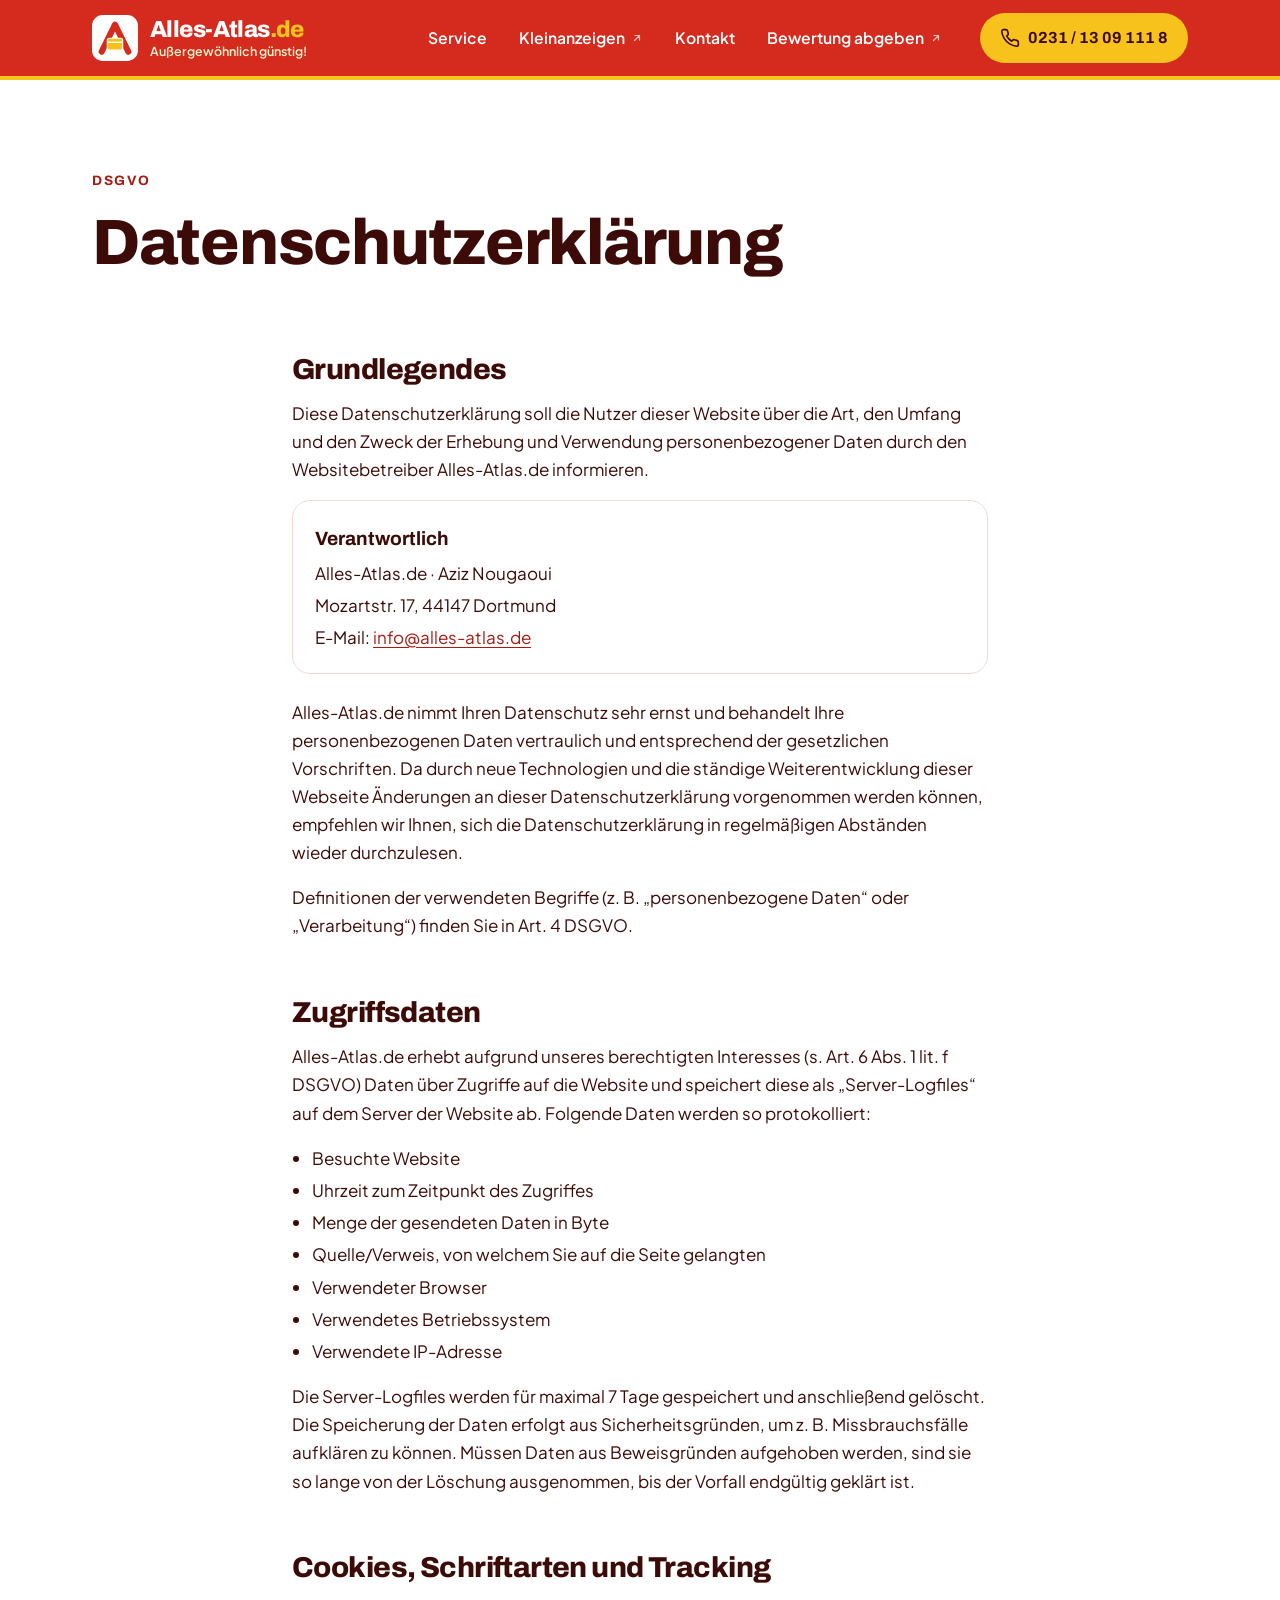
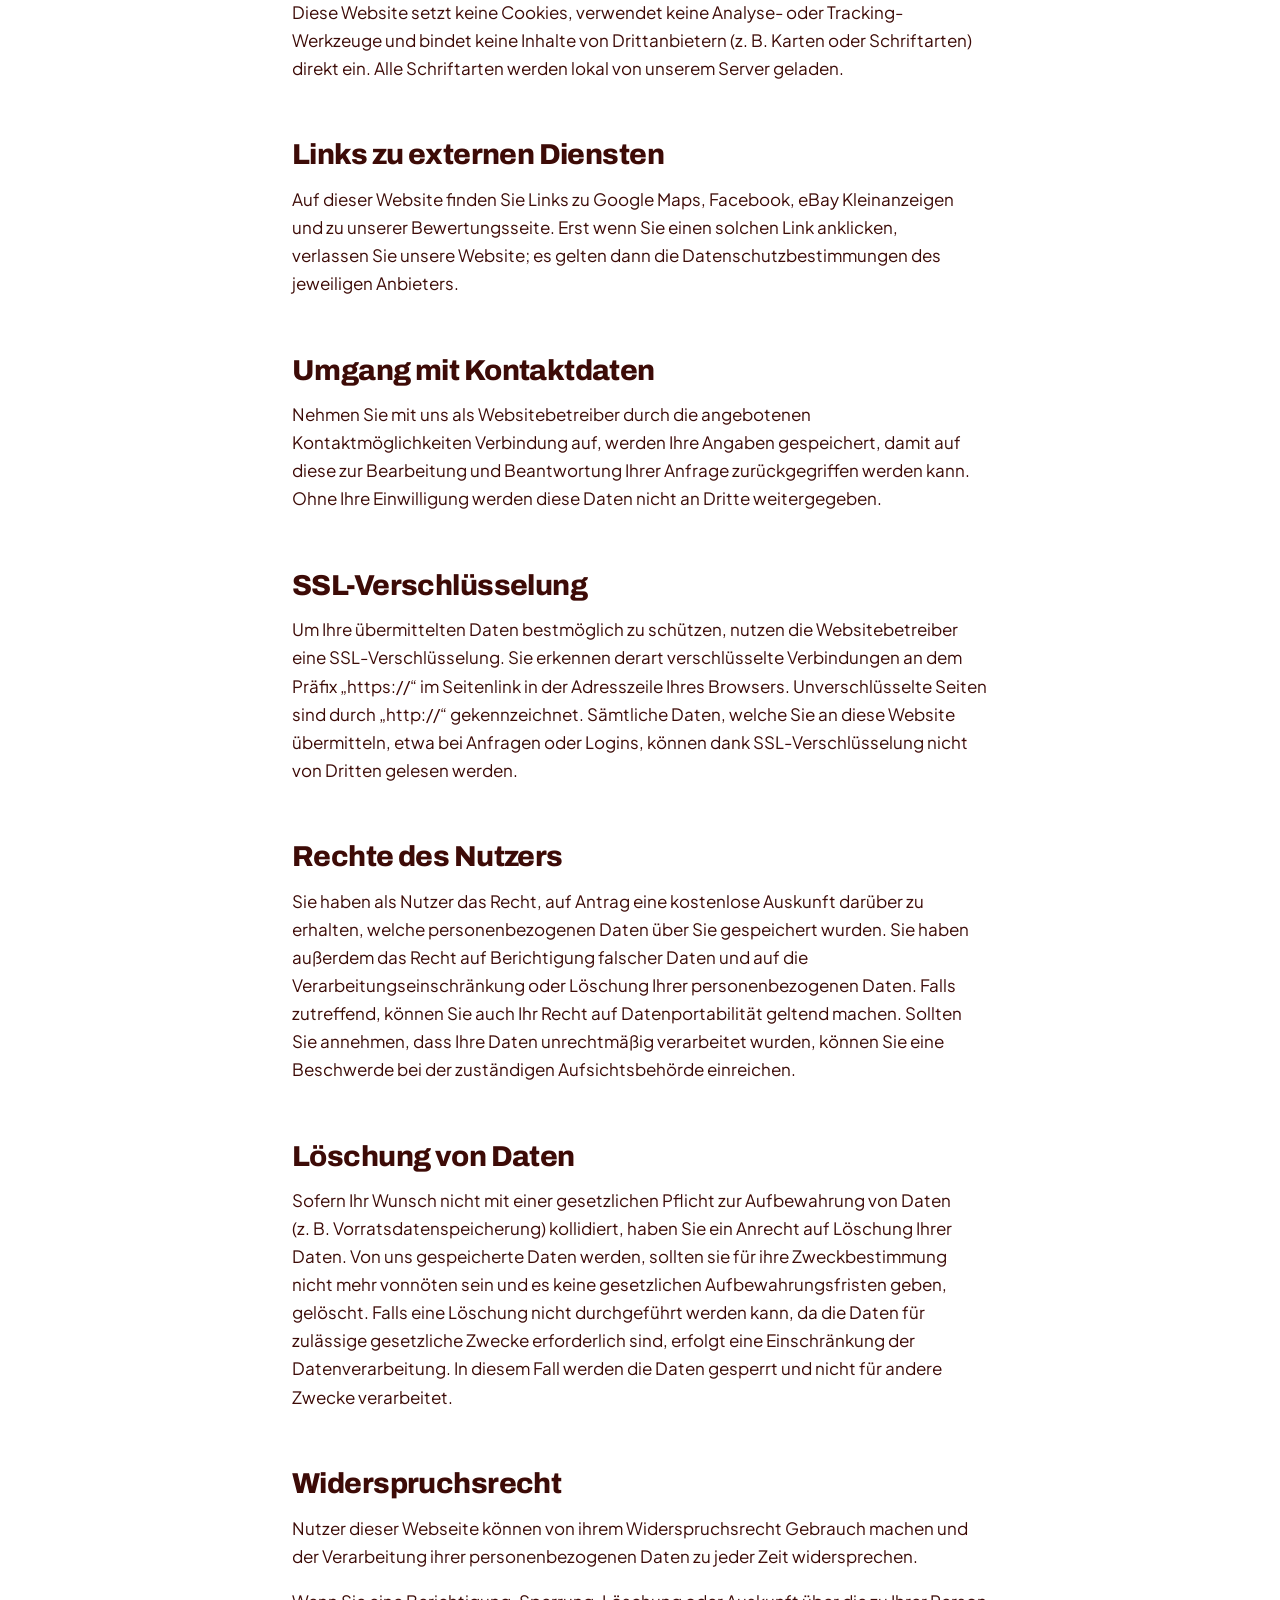
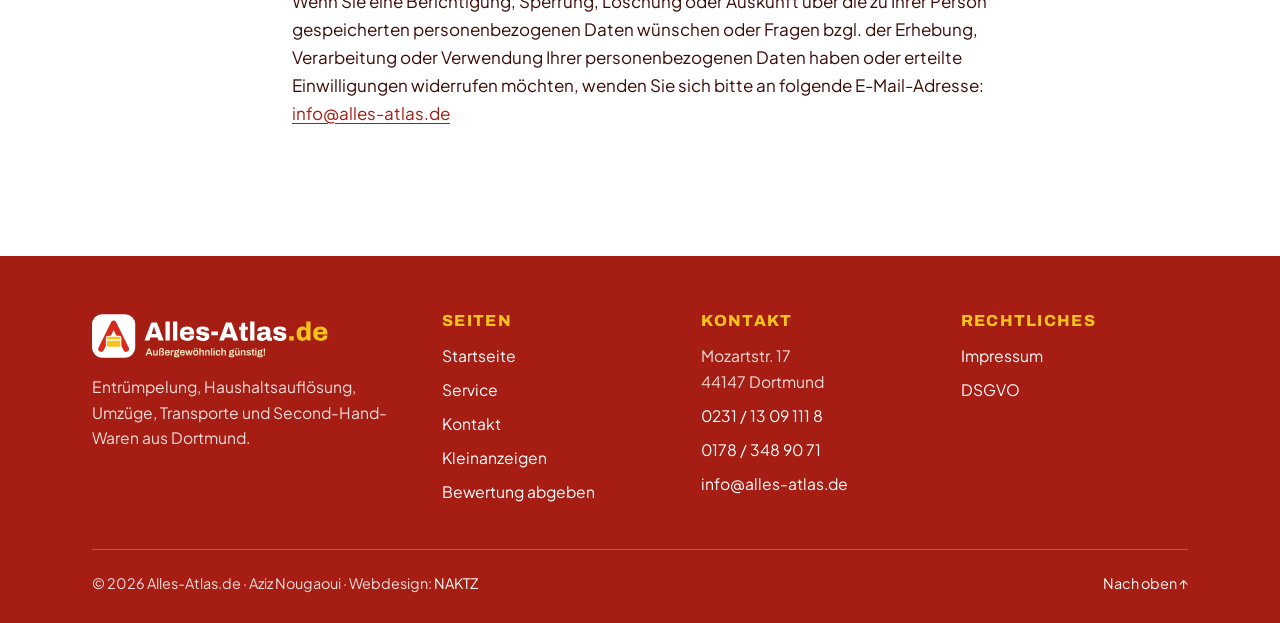
<file: dsgvo/index.html>
<!doctype html>
<html lang="de">
<head>
<meta charset="utf-8">
<meta name="viewport" content="width=device-width, initial-scale=1">
<title>DSGVO · Datenschutzerklärung • Alles-Atlas.de</title>
<meta name="description" content="Datenschutzerklärung von Alles-Atlas.de gemäß DSGVO.">
<meta name="robots" content="index,follow">
<link rel="canonical" href="https://alles-atlas.de/dsgvo/">
<meta name="theme-color" content="#d52b1e">
<meta property="og:type" content="website">
<meta property="og:locale" content="de_DE">
<meta property="og:site_name" content="Alles-Atlas.de">
<meta property="og:title" content="DSGVO · Datenschutzerklärung • Alles-Atlas.de">
<meta property="og:description" content="Datenschutzerklärung von Alles-Atlas.de gemäß DSGVO.">
<meta property="og:url" content="https://alles-atlas.de/dsgvo/">
<meta property="og:image" content="https://alles-atlas.de/assets/brand/og-image.png">
<link rel="icon" href="../assets/brand/favicon.svg" type="image/svg+xml">
<link rel="icon" href="../assets/brand/favicon-32.png" sizes="32x32" type="image/png">
<link rel="apple-touch-icon" href="../assets/brand/apple-touch-icon.png">
<link rel="preload" href="../assets/fonts/archivo.woff2" as="font" type="font/woff2" crossorigin>
<link rel="preload" href="../assets/fonts/plus-jakarta-sans.woff2" as="font" type="font/woff2" crossorigin>
<link rel="stylesheet" href="../assets/css/style.css">
<script type="application/ld+json">{"@context": "https://schema.org", "@type": "LocalBusiness", "name": "Alles-Atlas.de · Atlas Entrümpelung", "description": "Entrümpelung, Haushaltsauflösung, Umzüge, Transporte und Second-Hand-Ladengeschäft in Dortmund.", "url": "https://alles-atlas.de/", "logo": "https://alles-atlas.de/assets/brand/logo.svg", "image": "https://alles-atlas.de/assets/img/transporter.webp", "telephone": "+49 231 13091118", "email": "info@alles-atlas.de", "founder": "Aziz Nougaoui", "slogan": "Außergewöhnlich günstig!", "address": {"@type": "PostalAddress", "streetAddress": "Mozartstr. 17", "postalCode": "44147", "addressLocality": "Dortmund", "addressCountry": "DE"}, "geo": {"@type": "GeoCoordinates", "latitude": 51.5258123, "longitude": 7.4542151}, "areaServed": "Dortmund", "sameAs": ["https://facebook.alles-atlas.de/", "https://kleinanzeigen.alles-atlas.de/"]}</script>
</head>
<body>
<svg width="0" height="0" style="position:absolute" aria-hidden="true">
  <defs>
    <symbol id="i-mark" viewBox="0 0 64 64"><rect width="64" height="64" rx="15" fill="#D52B1E"/><path d="M13.5 51 L32 13.5 L50.5 51" fill="none" stroke="#fff" stroke-width="8.5" stroke-linecap="round" stroke-linejoin="round"/><rect x="22" y="33" width="20" height="15" rx="2" fill="#F7C21B" stroke="#D52B1E" stroke-width="3" paint-order="stroke"/><path d="M22 38 H42" stroke="#D52B1E" stroke-width="2"/></symbol>
    <symbol id="i-mark-inv" viewBox="0 0 64 64"><rect width="64" height="64" rx="15" fill="#fff"/><path d="M13.5 51 L32 13.5 L50.5 51" fill="none" stroke="#D52B1E" stroke-width="8.5" stroke-linecap="round" stroke-linejoin="round"/><rect x="22" y="33" width="20" height="15" rx="2" fill="#F7C21B" stroke="#fff" stroke-width="3" paint-order="stroke"/><path d="M22 38 H42" stroke="#fff" stroke-width="2"/></symbol>
    <symbol id="i-phone" viewBox="0 0 24 24" fill="none" stroke="currentColor" stroke-width="2" stroke-linecap="round" stroke-linejoin="round"><path d="M22 16.9v3a2 2 0 0 1-2.2 2 19.8 19.8 0 0 1-8.6-3.1 19.5 19.5 0 0 1-6-6A19.8 19.8 0 0 1 2.1 4.2 2 2 0 0 1 4.1 2h3a2 2 0 0 1 2 1.7c.1.9.4 1.8.7 2.7a2 2 0 0 1-.5 2.1L8 9.8a16 16 0 0 0 6 6l1.3-1.3a2 2 0 0 1 2.1-.4c.9.3 1.8.6 2.7.7a2 2 0 0 1 1.7 2z"/></symbol>
    <symbol id="i-mobile" viewBox="0 0 24 24" fill="none" stroke="currentColor" stroke-width="2" stroke-linecap="round" stroke-linejoin="round"><rect x="6" y="2" width="12" height="20" rx="2.5"/><path d="M11 18h2"/></symbol>
    <symbol id="i-mail" viewBox="0 0 24 24" fill="none" stroke="currentColor" stroke-width="2" stroke-linecap="round" stroke-linejoin="round"><rect x="2" y="4" width="20" height="16" rx="2.5"/><path d="m22 7-10 6L2 7"/></symbol>
    <symbol id="i-pin" viewBox="0 0 24 24" fill="none" stroke="currentColor" stroke-width="2" stroke-linecap="round" stroke-linejoin="round"><path d="M20 10c0 6-8 12-8 12s-8-6-8-12a8 8 0 0 1 16 0z"/><circle cx="12" cy="10" r="3"/></symbol>
    <symbol id="i-check" viewBox="0 0 24 24" fill="none" stroke="currentColor" stroke-width="2.4" stroke-linecap="round" stroke-linejoin="round"><circle cx="12" cy="12" r="10"/><path d="m8 12.5 2.8 2.8L16.5 9.5"/></symbol>
    <symbol id="i-arrow" viewBox="0 0 24 24" fill="none" stroke="currentColor" stroke-width="2" stroke-linecap="round" stroke-linejoin="round"><path d="M5 12h14M13 6l6 6-6 6"/></symbol>
    <symbol id="i-ext" viewBox="0 0 24 24" fill="none" stroke="currentColor" stroke-width="2.4" stroke-linecap="round" stroke-linejoin="round"><path d="M7 17 17 7M8 7h9v9"/></symbol>
    <symbol id="i-menu" viewBox="0 0 24 24" fill="none" stroke="currentColor" stroke-width="2" stroke-linecap="round"><path d="M4 7h16M4 12h16M4 17h16"/></symbol>
    <symbol id="i-truck" viewBox="0 0 24 24" fill="none" stroke="currentColor" stroke-width="1.8" stroke-linecap="round" stroke-linejoin="round"><path d="M2 6h11v10H2zM13 9h4.5l3.5 3.5V16h-8"/><circle cx="6" cy="17.5" r="1.8"/><circle cx="17" cy="17.5" r="1.8"/></symbol>
    <symbol id="i-box" viewBox="0 0 24 24" fill="none" stroke="currentColor" stroke-width="1.8" stroke-linecap="round" stroke-linejoin="round"><path d="M21 8 12 3 3 8v8l9 5 9-5z"/><path d="m3 8 9 5 9-5M12 13v8"/></symbol>
    <symbol id="i-home" viewBox="0 0 24 24" fill="none" stroke="currentColor" stroke-width="1.8" stroke-linecap="round" stroke-linejoin="round"><path d="M3 10.5 12 3l9 7.5V21H3z"/><path d="M9.5 21v-6h5v6"/></symbol>
    <symbol id="i-stairs" viewBox="0 0 24 24" fill="none" stroke="currentColor" stroke-width="1.8" stroke-linecap="round" stroke-linejoin="round"><path d="M3 21h5v-5h5v-5h5V6h3"/><path d="M3 3v18"/></symbol>
    <symbol id="i-store" viewBox="0 0 24 24" fill="none" stroke="currentColor" stroke-width="1.8" stroke-linecap="round" stroke-linejoin="round"><path d="M3 9 4.5 4h15L21 9"/><path d="M3 9a3 3 0 0 0 6 0 3 3 0 0 0 6 0 3 3 0 0 0 6 0"/><path d="M5 12v9h14v-9M10 21v-5h4v5"/></symbol>
    <symbol id="i-factory" viewBox="0 0 24 24" fill="none" stroke="currentColor" stroke-width="1.8" stroke-linecap="round" stroke-linejoin="round"><path d="M2 21V10l6 4v-4l6 4V4h4l2 17z"/><path d="M7 17h2M12 17h2"/></symbol>
    <symbol id="i-tag" viewBox="0 0 24 24" fill="none" stroke="currentColor" stroke-width="1.8" stroke-linecap="round" stroke-linejoin="round"><path d="M20.6 13.4 13.4 20.6a2 2 0 0 1-2.8 0L3 13V3h10l7.6 7.6a2 2 0 0 1 0 2.8z"/><circle cx="7.5" cy="7.5" r="1.5"/></symbol>
    <symbol id="i-shield" viewBox="0 0 24 24" fill="none" stroke="currentColor" stroke-width="1.8" stroke-linecap="round" stroke-linejoin="round"><path d="M12 22s8-4 8-10V5l-8-3-8 3v7c0 6 8 10 8 10z"/><path d="m9 12 2 2 4-4"/></symbol>
    <symbol id="i-heart" viewBox="0 0 24 24" fill="none" stroke="currentColor" stroke-width="1.8" stroke-linecap="round" stroke-linejoin="round"><path d="M19.5 12.6 12 20l-7.5-7.4A5 5 0 1 1 12 6a5 5 0 1 1 7.5 6.6z"/></symbol>
    <symbol id="i-euro" viewBox="0 0 24 24" fill="none" stroke="currentColor" stroke-width="1.8" stroke-linecap="round" stroke-linejoin="round"><path d="M18 6.5A7 7 0 1 0 18 17.5"/><path d="M4 10h9M4 14h9"/></symbol>
    <symbol id="i-lock" viewBox="0 0 24 24" fill="none" stroke="currentColor" stroke-width="1.8" stroke-linecap="round" stroke-linejoin="round"><rect x="4" y="11" width="16" height="10" rx="2"/><path d="M8 11V7a4 4 0 0 1 8 0v4"/></symbol>
    <symbol id="i-star" viewBox="0 0 24 24" fill="none" stroke="currentColor" stroke-width="1.8" stroke-linecap="round" stroke-linejoin="round"><path d="m12 2.5 2.9 6 6.6.9-4.8 4.6 1.2 6.5L12 17.4l-5.9 3.1 1.2-6.5L2.5 9.4l6.6-.9z"/></symbol>
    <symbol id="i-fb" viewBox="0 0 24 24" fill="currentColor"><path d="M14 8.5V6.8c0-.8.2-1.3 1.4-1.3H17V2.2A21 21 0 0 0 14.6 2C12.2 2 10.6 3.5 10.6 6.1v2.4H8V12h2.6v10H14V12h2.7l.4-3.5z"/></symbol>
    <symbol id="i-card" viewBox="0 0 24 24" fill="none" stroke="currentColor" stroke-width="1.8" stroke-linecap="round" stroke-linejoin="round"><rect x="2" y="4" width="20" height="16" rx="2.5"/><circle cx="8.5" cy="11" r="2.5"/><path d="M5 17c.6-1.6 2-2.5 3.5-2.5S11.4 15.4 12 17M15 9h4M15 13h3"/></symbol>
  </defs>
</svg>

<a class="skip-link" href="#inhalt">Zum Inhalt springen</a>

<header class="site-header">
  <div class="wrap header-inner">
    <a class="brand" href="../" aria-label="Alles-Atlas.de, zur Startseite">
      <svg aria-hidden="true"><use href="#i-mark-inv"/></svg>
      <span class="brand-text">
        <span class="brand-name">Alles-Atlas<span>.de</span></span>
        <span class="brand-tag">Außergewöhnlich günstig!</span>
      </span>
    </a>
    <nav class="nav" id="nav" aria-label="Hauptmenü">
      <a href="../service/">Service</a>
      <a href="https://kleinanzeigen.alles-atlas.de/" target="_blank" rel="noopener">Kleinanzeigen <svg class="ext" aria-hidden="true"><use href="#i-ext"/></svg></a>
      <a href="../kontakt/">Kontakt</a>
      <a href="https://bewertung.alles-atlas.de" target="_blank" rel="noopener">Bewertung abgeben <svg class="ext" aria-hidden="true"><use href="#i-ext"/></svg></a>
      <a class="nav-call" href="tel:+4923113091118">Jetzt anrufen</a>
    </nav>
    <a class="btn btn--yellow header-call" href="tel:+4923113091118" aria-label="Anrufen: 0231 13 09 111 8"><svg aria-hidden="true"><use href="#i-phone"/></svg><span class="label-long">0231 / 13 09 111 8</span></a>
    <button class="menu-toggle" type="button" aria-controls="nav" aria-expanded="false" aria-label="Menü öffnen"><svg aria-hidden="true"><use href="#i-menu"/></svg></button>
  </div>
</header>

<main id="inhalt">
<section class="page-head">
  <div class="wrap">
    <p class="eyebrow">DSGVO</p>
    <h1>Datenschutz<wbr>erklärung</h1>
  </div>
</section>

<section class="section" style="padding-top:0">
  <div class="wrap legal">
    <h2 style="margin-top:0">Grundlegendes</h2>
    <p>Diese Datenschutzerklärung soll die Nutzer dieser Website über die Art, den Umfang und den Zweck der Erhebung und Verwendung personenbezogener Daten durch den Websitebetreiber Alles-Atlas.de informieren.</p>
    <div class="address-card">
      <strong>Verantwortlich</strong>
      <span>Alles-Atlas.de · Aziz Nougaoui</span>
      <span>Mozartstr. 17, 44147 Dortmund</span>
      <span>E-Mail: <a href="#" data-mail="info (at) alles-atlas.de">info (at) alles-atlas.de</a></span>
    </div>
    <p>Alles-Atlas.de nimmt Ihren Datenschutz sehr ernst und behandelt Ihre personenbezogenen Daten vertraulich und entsprechend der gesetzlichen Vorschriften. Da durch neue Technologien und die ständige Weiterentwicklung dieser Webseite Änderungen an dieser Datenschutzerklärung vorgenommen werden können, empfehlen wir Ihnen, sich die Datenschutzerklärung in regelmäßigen Abständen wieder durchzulesen.</p>
    <p>Definitionen der verwendeten Begriffe (z.&nbsp;B. „personenbezogene Daten“ oder „Verarbeitung“) finden Sie in Art. 4 DSGVO.</p>

    <h2>Zugriffsdaten</h2>
    <p>Alles-Atlas.de erhebt aufgrund unseres berechtigten Interesses (s. Art. 6 Abs. 1 lit. f DSGVO) Daten über Zugriffe auf die Website und speichert diese als „Server-Logfiles“ auf dem Server der Website ab. Folgende Daten werden so protokolliert:</p>
    <ul>
      <li>Besuchte Website</li>
      <li>Uhrzeit zum Zeitpunkt des Zugriffes</li>
      <li>Menge der gesendeten Daten in Byte</li>
      <li>Quelle/Verweis, von welchem Sie auf die Seite gelangten</li>
      <li>Verwendeter Browser</li>
      <li>Verwendetes Betriebssystem</li>
      <li>Verwendete IP-Adresse</li>
    </ul>
    <p>Die Server-Logfiles werden für maximal 7 Tage gespeichert und anschließend gelöscht. Die Speicherung der Daten erfolgt aus Sicherheitsgründen, um z.&nbsp;B. Missbrauchsfälle aufklären zu können. Müssen Daten aus Beweisgründen aufgehoben werden, sind sie so lange von der Löschung ausgenommen, bis der Vorfall endgültig geklärt ist.</p>

    <h2>Cookies, Schriftarten und Tracking</h2>
    <p>Diese Website setzt keine Cookies, verwendet keine Analyse- oder Tracking-Werkzeuge und bindet keine Inhalte von Drittanbietern (z.&nbsp;B. Karten oder Schriftarten) direkt ein. Alle Schriftarten werden lokal von unserem Server geladen.</p>

    <h2>Links zu externen Diensten</h2>
    <p>Auf dieser Website finden Sie Links zu Google Maps, Facebook, eBay Kleinanzeigen und zu unserer Bewertungsseite. Erst wenn Sie einen solchen Link anklicken, verlassen Sie unsere Website; es gelten dann die Datenschutzbestimmungen des jeweiligen Anbieters.</p>

    <h2>Umgang mit Kontaktdaten</h2>
    <p>Nehmen Sie mit uns als Websitebetreiber durch die angebotenen Kontaktmöglichkeiten Verbindung auf, werden Ihre Angaben gespeichert, damit auf diese zur Bearbeitung und Beantwortung Ihrer Anfrage zurückgegriffen werden kann. Ohne Ihre Einwilligung werden diese Daten nicht an Dritte weitergegeben.</p>

    <h2>SSL-Verschlüsselung</h2>
    <p>Um Ihre übermittelten Daten bestmöglich zu schützen, nutzen die Websitebetreiber eine SSL-Verschlüsselung. Sie erkennen derart verschlüsselte Verbindungen an dem Präfix „https://“ im Seitenlink in der Adresszeile Ihres Browsers. Unverschlüsselte Seiten sind durch „http://“ gekennzeichnet. Sämtliche Daten, welche Sie an diese Website übermitteln, etwa bei Anfragen oder Logins, können dank SSL-Verschlüsselung nicht von Dritten gelesen werden.</p>

    <h2>Rechte des Nutzers</h2>
    <p>Sie haben als Nutzer das Recht, auf Antrag eine kostenlose Auskunft darüber zu erhalten, welche personenbezogenen Daten über Sie gespeichert wurden. Sie haben außerdem das Recht auf Berichtigung falscher Daten und auf die Verarbeitungseinschränkung oder Löschung Ihrer personenbezogenen Daten. Falls zutreffend, können Sie auch Ihr Recht auf Datenportabilität geltend machen. Sollten Sie annehmen, dass Ihre Daten unrechtmäßig verarbeitet wurden, können Sie eine Beschwerde bei der zuständigen Aufsichtsbehörde einreichen.</p>

    <h2>Löschung von Daten</h2>
    <p>Sofern Ihr Wunsch nicht mit einer gesetzlichen Pflicht zur Aufbewahrung von Daten (z.&nbsp;B. Vorratsdatenspeicherung) kollidiert, haben Sie ein Anrecht auf Löschung Ihrer Daten. Von uns gespeicherte Daten werden, sollten sie für ihre Zweckbestimmung nicht mehr vonnöten sein und es keine gesetzlichen Aufbewahrungsfristen geben, gelöscht. Falls eine Löschung nicht durchgeführt werden kann, da die Daten für zulässige gesetzliche Zwecke erforderlich sind, erfolgt eine Einschränkung der Datenverarbeitung. In diesem Fall werden die Daten gesperrt und nicht für andere Zwecke verarbeitet.</p>

    <h2>Widerspruchsrecht</h2>
    <p>Nutzer dieser Webseite können von ihrem Widerspruchsrecht Gebrauch machen und der Verarbeitung ihrer personenbezogenen Daten zu jeder Zeit widersprechen.</p>
    <p>Wenn Sie eine Berichtigung, Sperrung, Löschung oder Auskunft über die zu Ihrer Person gespeicherten personenbezogenen Daten wünschen oder Fragen bzgl. der Erhebung, Verarbeitung oder Verwendung Ihrer personenbezogenen Daten haben oder erteilte Einwilligungen widerrufen möchten, wenden Sie sich bitte an folgende E-Mail-Adresse: <a href="#" data-mail="info (at) alles-atlas.de">info (at) alles-atlas.de</a></p>
  </div>
</section>

</main>

<footer class="site-footer">
  <div class="wrap">
    <div class="footer-grid">
      <div class="footer-brand">
        <img src="../assets/brand/logo-white.svg" alt="Alles-Atlas.de: Außergewöhnlich günstig!" width="240" height="56">
        <p>Entrümpelung, Haushaltsauflösung, Umzüge, Transporte und Second-Hand-Waren aus Dortmund.</p>
      </div>
      <div>
        <h3>Seiten</h3>
        <ul>
          <li><a href="../">Startseite</a></li>
          <li><a href="../service/">Service</a></li>
          <li><a href="../kontakt/">Kontakt</a></li>
          <li><a href="https://kleinanzeigen.alles-atlas.de/" target="_blank" rel="noopener">Kleinanzeigen</a></li>
          <li><a href="https://bewertung.alles-atlas.de" target="_blank" rel="noopener">Bewertung abgeben</a></li>
        </ul>
      </div>
      <div>
        <h3>Kontakt</h3>
        <ul>
          <li>Mozartstr. 17<br>44147 Dortmund</li>
          <li><a href="tel:+4923113091118">0231 / 13 09 111 8</a></li>
          <li><a href="tel:+491783489071">0178 / 348 90 71</a></li>
          <li><a href="#" data-mail="info (at) alles-atlas.de">info (at) alles-atlas.de</a></li>
        </ul>
      </div>
      <div>
        <h3>Rechtliches</h3>
        <ul>
          <li><a href="../impressum/">Impressum</a></li>
          <li><a href="../dsgvo/" aria-current="page">DSGVO</a></li>
        </ul>
      </div>
    </div>
    <div class="footer-bottom">
      <span>© <span data-year>2026</span> Alles-Atlas.de · Aziz Nougaoui · <span class="nowrap">Webdesign: <a href="https://naktz.com/" target="_blank" rel="noopener">NAKTZ</a></span></span>
      <a class="to-top" href="#inhalt">Nach oben ↑</a>
    </div>
  </div>
</footer>

<div class="callbar">
  <a class="btn btn--primary" href="tel:+4923113091118"><svg aria-hidden="true"><use href="#i-phone"/></svg>Anrufen</a>
  <a class="btn btn--ghost" href="#" data-mail="info (at) alles-atlas.de" aria-label="E-Mail an info (at) alles-atlas.de schreiben"><svg aria-hidden="true"><use href="#i-mail"/></svg>E-Mail</a>
</div>

<script src="../assets/js/main.js" defer></script>
</body>
</html>
</file>
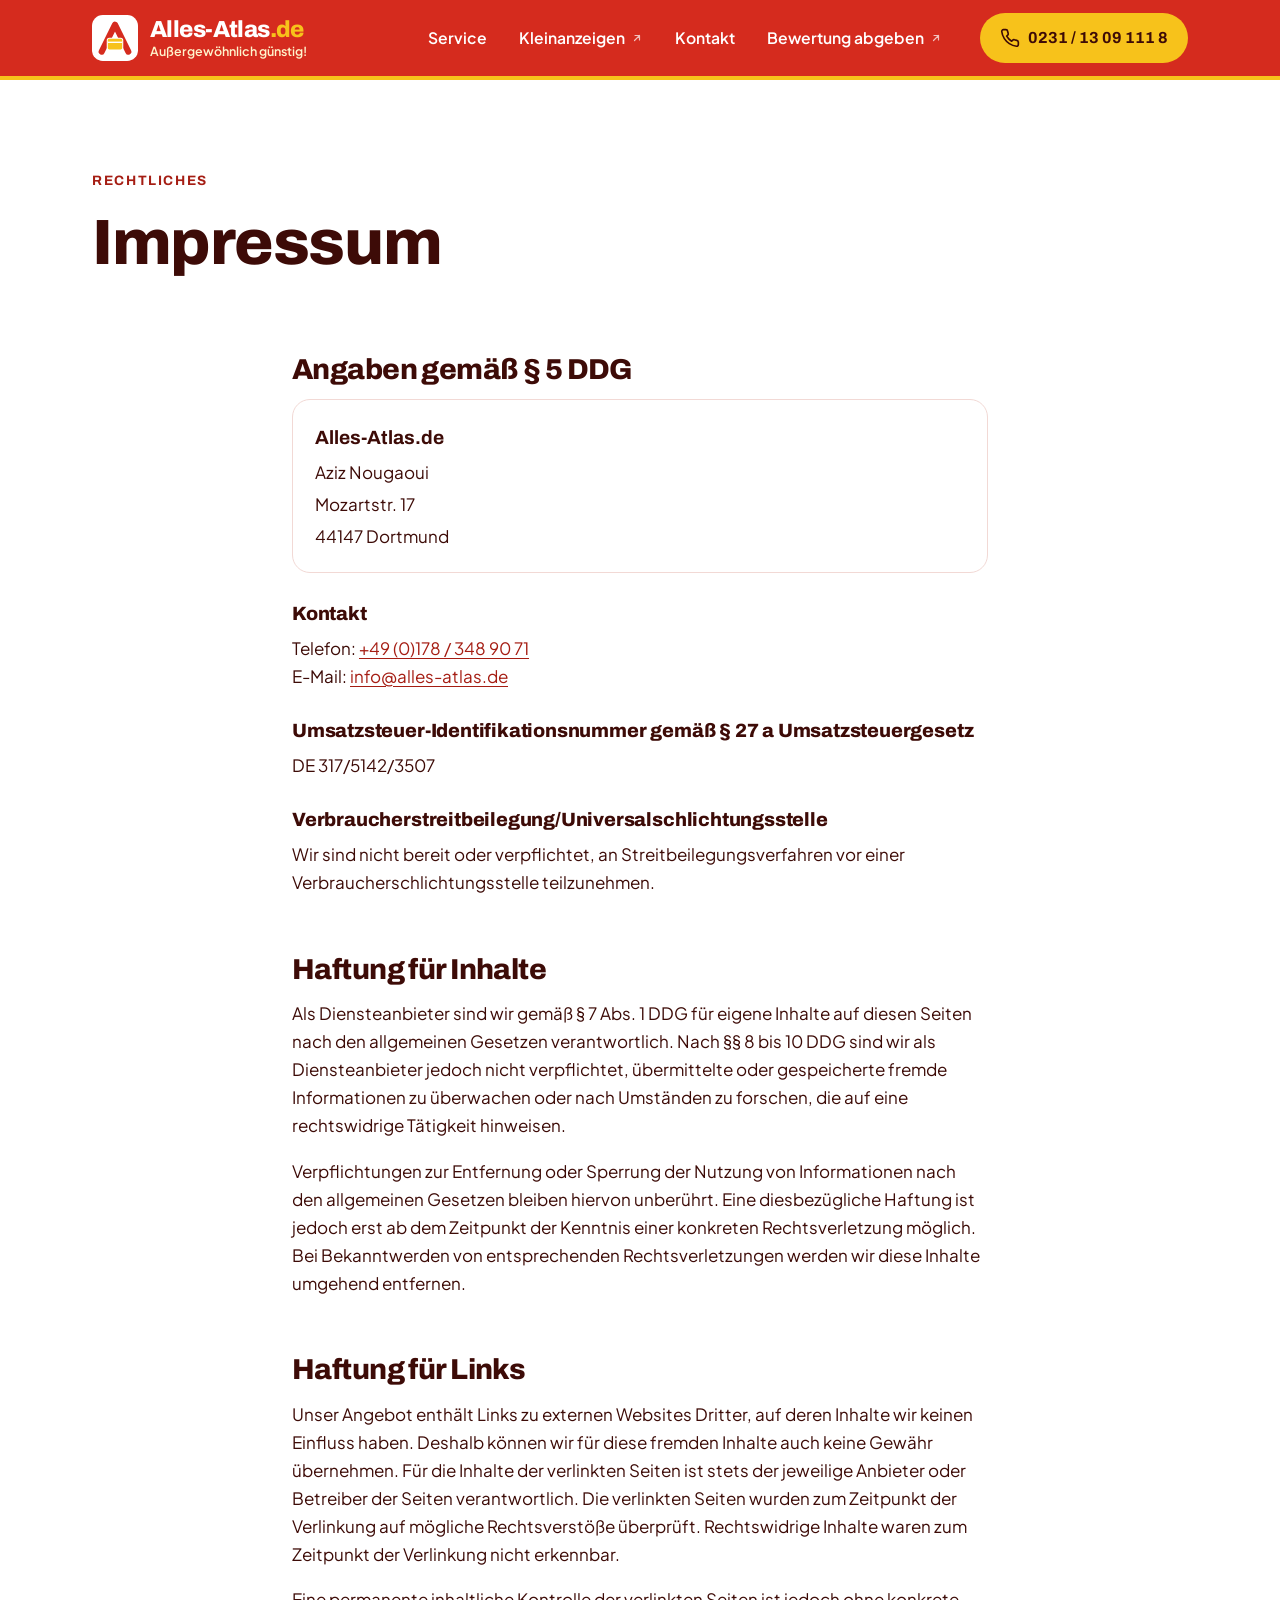
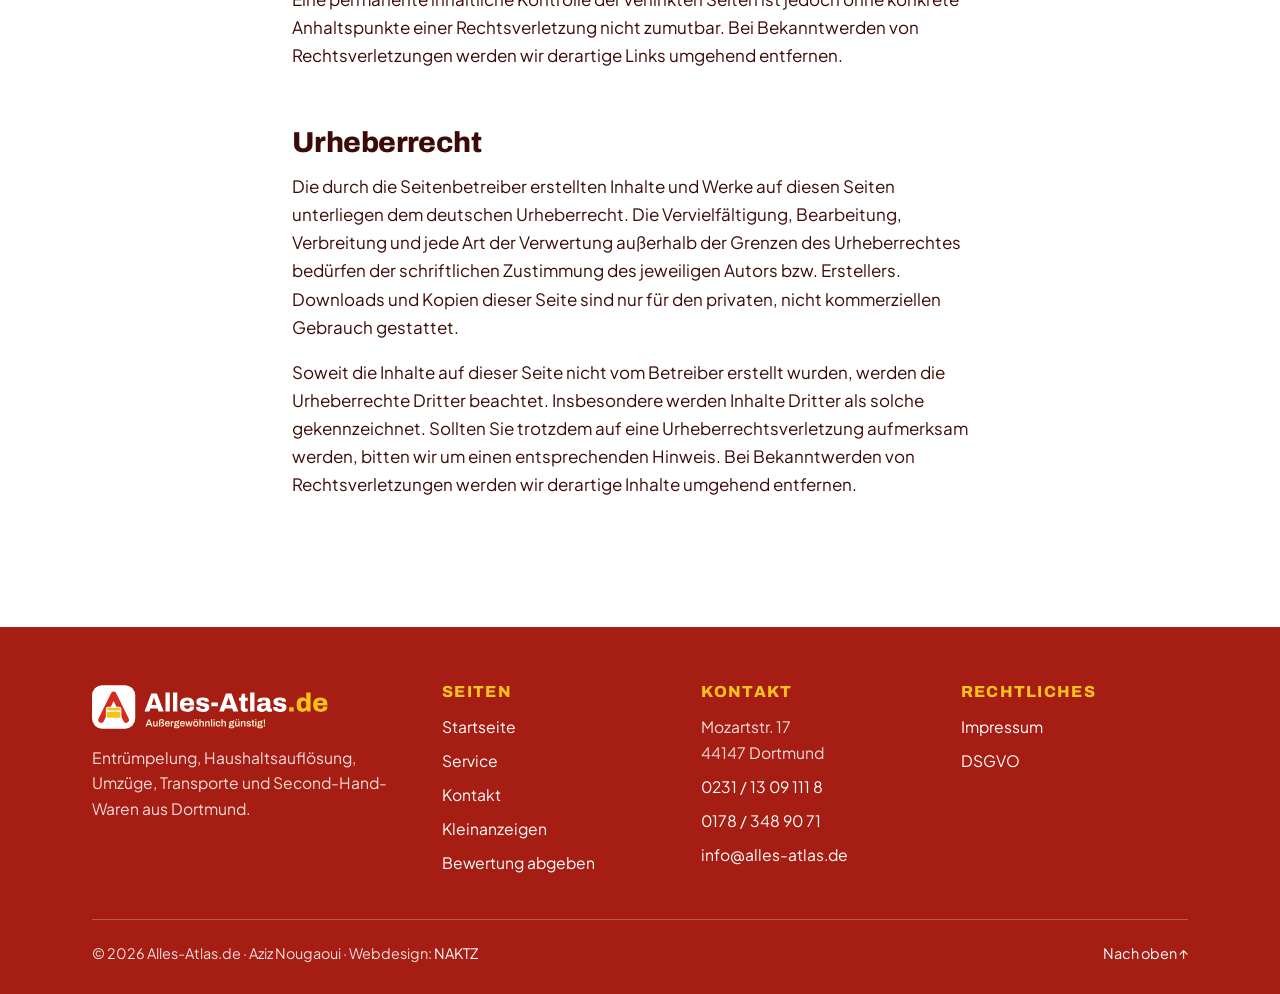
<file: impressum/index.html>
<!doctype html>
<html lang="de">
<head>
<meta charset="utf-8">
<meta name="viewport" content="width=device-width, initial-scale=1">
<title>Impressum • Alles-Atlas.de</title>
<meta name="description" content="Impressum von Alles-Atlas.de, Aziz Nougaoui, Mozartstr. 17, 44147 Dortmund.">
<meta name="robots" content="index,follow">
<link rel="canonical" href="https://alles-atlas.de/impressum/">
<meta name="theme-color" content="#d52b1e">
<meta property="og:type" content="website">
<meta property="og:locale" content="de_DE">
<meta property="og:site_name" content="Alles-Atlas.de">
<meta property="og:title" content="Impressum • Alles-Atlas.de">
<meta property="og:description" content="Impressum von Alles-Atlas.de, Aziz Nougaoui, Mozartstr. 17, 44147 Dortmund.">
<meta property="og:url" content="https://alles-atlas.de/impressum/">
<meta property="og:image" content="https://alles-atlas.de/assets/brand/og-image.png">
<link rel="icon" href="../assets/brand/favicon.svg" type="image/svg+xml">
<link rel="icon" href="../assets/brand/favicon-32.png" sizes="32x32" type="image/png">
<link rel="apple-touch-icon" href="../assets/brand/apple-touch-icon.png">
<link rel="preload" href="../assets/fonts/archivo.woff2" as="font" type="font/woff2" crossorigin>
<link rel="preload" href="../assets/fonts/plus-jakarta-sans.woff2" as="font" type="font/woff2" crossorigin>
<link rel="stylesheet" href="../assets/css/style.css">
<script type="application/ld+json">{"@context": "https://schema.org", "@type": "LocalBusiness", "name": "Alles-Atlas.de · Atlas Entrümpelung", "description": "Entrümpelung, Haushaltsauflösung, Umzüge, Transporte und Second-Hand-Ladengeschäft in Dortmund.", "url": "https://alles-atlas.de/", "logo": "https://alles-atlas.de/assets/brand/logo.svg", "image": "https://alles-atlas.de/assets/img/transporter.webp", "telephone": "+49 231 13091118", "email": "info@alles-atlas.de", "founder": "Aziz Nougaoui", "slogan": "Außergewöhnlich günstig!", "address": {"@type": "PostalAddress", "streetAddress": "Mozartstr. 17", "postalCode": "44147", "addressLocality": "Dortmund", "addressCountry": "DE"}, "geo": {"@type": "GeoCoordinates", "latitude": 51.5258123, "longitude": 7.4542151}, "areaServed": "Dortmund", "sameAs": ["https://facebook.alles-atlas.de/", "https://kleinanzeigen.alles-atlas.de/"]}</script>
</head>
<body>
<svg width="0" height="0" style="position:absolute" aria-hidden="true">
  <defs>
    <symbol id="i-mark" viewBox="0 0 64 64"><rect width="64" height="64" rx="15" fill="#D52B1E"/><path d="M13.5 51 L32 13.5 L50.5 51" fill="none" stroke="#fff" stroke-width="8.5" stroke-linecap="round" stroke-linejoin="round"/><rect x="22" y="33" width="20" height="15" rx="2" fill="#F7C21B" stroke="#D52B1E" stroke-width="3" paint-order="stroke"/><path d="M22 38 H42" stroke="#D52B1E" stroke-width="2"/></symbol>
    <symbol id="i-mark-inv" viewBox="0 0 64 64"><rect width="64" height="64" rx="15" fill="#fff"/><path d="M13.5 51 L32 13.5 L50.5 51" fill="none" stroke="#D52B1E" stroke-width="8.5" stroke-linecap="round" stroke-linejoin="round"/><rect x="22" y="33" width="20" height="15" rx="2" fill="#F7C21B" stroke="#fff" stroke-width="3" paint-order="stroke"/><path d="M22 38 H42" stroke="#fff" stroke-width="2"/></symbol>
    <symbol id="i-phone" viewBox="0 0 24 24" fill="none" stroke="currentColor" stroke-width="2" stroke-linecap="round" stroke-linejoin="round"><path d="M22 16.9v3a2 2 0 0 1-2.2 2 19.8 19.8 0 0 1-8.6-3.1 19.5 19.5 0 0 1-6-6A19.8 19.8 0 0 1 2.1 4.2 2 2 0 0 1 4.1 2h3a2 2 0 0 1 2 1.7c.1.9.4 1.8.7 2.7a2 2 0 0 1-.5 2.1L8 9.8a16 16 0 0 0 6 6l1.3-1.3a2 2 0 0 1 2.1-.4c.9.3 1.8.6 2.7.7a2 2 0 0 1 1.7 2z"/></symbol>
    <symbol id="i-mobile" viewBox="0 0 24 24" fill="none" stroke="currentColor" stroke-width="2" stroke-linecap="round" stroke-linejoin="round"><rect x="6" y="2" width="12" height="20" rx="2.5"/><path d="M11 18h2"/></symbol>
    <symbol id="i-mail" viewBox="0 0 24 24" fill="none" stroke="currentColor" stroke-width="2" stroke-linecap="round" stroke-linejoin="round"><rect x="2" y="4" width="20" height="16" rx="2.5"/><path d="m22 7-10 6L2 7"/></symbol>
    <symbol id="i-pin" viewBox="0 0 24 24" fill="none" stroke="currentColor" stroke-width="2" stroke-linecap="round" stroke-linejoin="round"><path d="M20 10c0 6-8 12-8 12s-8-6-8-12a8 8 0 0 1 16 0z"/><circle cx="12" cy="10" r="3"/></symbol>
    <symbol id="i-check" viewBox="0 0 24 24" fill="none" stroke="currentColor" stroke-width="2.4" stroke-linecap="round" stroke-linejoin="round"><circle cx="12" cy="12" r="10"/><path d="m8 12.5 2.8 2.8L16.5 9.5"/></symbol>
    <symbol id="i-arrow" viewBox="0 0 24 24" fill="none" stroke="currentColor" stroke-width="2" stroke-linecap="round" stroke-linejoin="round"><path d="M5 12h14M13 6l6 6-6 6"/></symbol>
    <symbol id="i-ext" viewBox="0 0 24 24" fill="none" stroke="currentColor" stroke-width="2.4" stroke-linecap="round" stroke-linejoin="round"><path d="M7 17 17 7M8 7h9v9"/></symbol>
    <symbol id="i-menu" viewBox="0 0 24 24" fill="none" stroke="currentColor" stroke-width="2" stroke-linecap="round"><path d="M4 7h16M4 12h16M4 17h16"/></symbol>
    <symbol id="i-truck" viewBox="0 0 24 24" fill="none" stroke="currentColor" stroke-width="1.8" stroke-linecap="round" stroke-linejoin="round"><path d="M2 6h11v10H2zM13 9h4.5l3.5 3.5V16h-8"/><circle cx="6" cy="17.5" r="1.8"/><circle cx="17" cy="17.5" r="1.8"/></symbol>
    <symbol id="i-box" viewBox="0 0 24 24" fill="none" stroke="currentColor" stroke-width="1.8" stroke-linecap="round" stroke-linejoin="round"><path d="M21 8 12 3 3 8v8l9 5 9-5z"/><path d="m3 8 9 5 9-5M12 13v8"/></symbol>
    <symbol id="i-home" viewBox="0 0 24 24" fill="none" stroke="currentColor" stroke-width="1.8" stroke-linecap="round" stroke-linejoin="round"><path d="M3 10.5 12 3l9 7.5V21H3z"/><path d="M9.5 21v-6h5v6"/></symbol>
    <symbol id="i-stairs" viewBox="0 0 24 24" fill="none" stroke="currentColor" stroke-width="1.8" stroke-linecap="round" stroke-linejoin="round"><path d="M3 21h5v-5h5v-5h5V6h3"/><path d="M3 3v18"/></symbol>
    <symbol id="i-store" viewBox="0 0 24 24" fill="none" stroke="currentColor" stroke-width="1.8" stroke-linecap="round" stroke-linejoin="round"><path d="M3 9 4.5 4h15L21 9"/><path d="M3 9a3 3 0 0 0 6 0 3 3 0 0 0 6 0 3 3 0 0 0 6 0"/><path d="M5 12v9h14v-9M10 21v-5h4v5"/></symbol>
    <symbol id="i-factory" viewBox="0 0 24 24" fill="none" stroke="currentColor" stroke-width="1.8" stroke-linecap="round" stroke-linejoin="round"><path d="M2 21V10l6 4v-4l6 4V4h4l2 17z"/><path d="M7 17h2M12 17h2"/></symbol>
    <symbol id="i-tag" viewBox="0 0 24 24" fill="none" stroke="currentColor" stroke-width="1.8" stroke-linecap="round" stroke-linejoin="round"><path d="M20.6 13.4 13.4 20.6a2 2 0 0 1-2.8 0L3 13V3h10l7.6 7.6a2 2 0 0 1 0 2.8z"/><circle cx="7.5" cy="7.5" r="1.5"/></symbol>
    <symbol id="i-shield" viewBox="0 0 24 24" fill="none" stroke="currentColor" stroke-width="1.8" stroke-linecap="round" stroke-linejoin="round"><path d="M12 22s8-4 8-10V5l-8-3-8 3v7c0 6 8 10 8 10z"/><path d="m9 12 2 2 4-4"/></symbol>
    <symbol id="i-heart" viewBox="0 0 24 24" fill="none" stroke="currentColor" stroke-width="1.8" stroke-linecap="round" stroke-linejoin="round"><path d="M19.5 12.6 12 20l-7.5-7.4A5 5 0 1 1 12 6a5 5 0 1 1 7.5 6.6z"/></symbol>
    <symbol id="i-euro" viewBox="0 0 24 24" fill="none" stroke="currentColor" stroke-width="1.8" stroke-linecap="round" stroke-linejoin="round"><path d="M18 6.5A7 7 0 1 0 18 17.5"/><path d="M4 10h9M4 14h9"/></symbol>
    <symbol id="i-lock" viewBox="0 0 24 24" fill="none" stroke="currentColor" stroke-width="1.8" stroke-linecap="round" stroke-linejoin="round"><rect x="4" y="11" width="16" height="10" rx="2"/><path d="M8 11V7a4 4 0 0 1 8 0v4"/></symbol>
    <symbol id="i-star" viewBox="0 0 24 24" fill="none" stroke="currentColor" stroke-width="1.8" stroke-linecap="round" stroke-linejoin="round"><path d="m12 2.5 2.9 6 6.6.9-4.8 4.6 1.2 6.5L12 17.4l-5.9 3.1 1.2-6.5L2.5 9.4l6.6-.9z"/></symbol>
    <symbol id="i-fb" viewBox="0 0 24 24" fill="currentColor"><path d="M14 8.5V6.8c0-.8.2-1.3 1.4-1.3H17V2.2A21 21 0 0 0 14.6 2C12.2 2 10.6 3.5 10.6 6.1v2.4H8V12h2.6v10H14V12h2.7l.4-3.5z"/></symbol>
    <symbol id="i-card" viewBox="0 0 24 24" fill="none" stroke="currentColor" stroke-width="1.8" stroke-linecap="round" stroke-linejoin="round"><rect x="2" y="4" width="20" height="16" rx="2.5"/><circle cx="8.5" cy="11" r="2.5"/><path d="M5 17c.6-1.6 2-2.5 3.5-2.5S11.4 15.4 12 17M15 9h4M15 13h3"/></symbol>
  </defs>
</svg>

<a class="skip-link" href="#inhalt">Zum Inhalt springen</a>

<header class="site-header">
  <div class="wrap header-inner">
    <a class="brand" href="../" aria-label="Alles-Atlas.de, zur Startseite">
      <svg aria-hidden="true"><use href="#i-mark-inv"/></svg>
      <span class="brand-text">
        <span class="brand-name">Alles-Atlas<span>.de</span></span>
        <span class="brand-tag">Außergewöhnlich günstig!</span>
      </span>
    </a>
    <nav class="nav" id="nav" aria-label="Hauptmenü">
      <a href="../service/">Service</a>
      <a href="https://kleinanzeigen.alles-atlas.de/" target="_blank" rel="noopener">Kleinanzeigen <svg class="ext" aria-hidden="true"><use href="#i-ext"/></svg></a>
      <a href="../kontakt/">Kontakt</a>
      <a href="https://bewertung.alles-atlas.de" target="_blank" rel="noopener">Bewertung abgeben <svg class="ext" aria-hidden="true"><use href="#i-ext"/></svg></a>
      <a class="nav-call" href="tel:+4923113091118">Jetzt anrufen</a>
    </nav>
    <a class="btn btn--yellow header-call" href="tel:+4923113091118" aria-label="Anrufen: 0231 13 09 111 8"><svg aria-hidden="true"><use href="#i-phone"/></svg><span class="label-long">0231 / 13 09 111 8</span></a>
    <button class="menu-toggle" type="button" aria-controls="nav" aria-expanded="false" aria-label="Menü öffnen"><svg aria-hidden="true"><use href="#i-menu"/></svg></button>
  </div>
</header>

<main id="inhalt">
<section class="page-head">
  <div class="wrap">
    <p class="eyebrow">Rechtliches</p>
    <h1>Impressum</h1>
  </div>
</section>

<section class="section" style="padding-top:0">
  <div class="wrap legal">
    <h2 style="margin-top:0">Angaben gemäß § 5 DDG</h2>
    <div class="address-card">
      <strong>Alles-Atlas.de</strong>
      <span>Aziz Nougaoui</span>
      <span>Mozartstr. 17</span>
      <span>44147 Dortmund</span>
    </div>

    <h3>Kontakt</h3>
    <p>Telefon: <a href="tel:+491783489071">+49 (0)178 / 348 90 71</a><br>
    E-Mail: <a href="#" data-mail="info (at) alles-atlas.de">info (at) alles-atlas.de</a></p>

    <h3>Umsatzsteuer-Identifikationsnummer gemäß § 27 a Umsatzsteuergesetz</h3>
    <p>DE 317/5142/3507</p>

    <h3>Verbraucherstreitbeilegung/Universalschlichtungsstelle</h3>
    <p>Wir sind nicht bereit oder verpflichtet, an Streitbeilegungsverfahren vor einer Verbraucherschlichtungsstelle teilzunehmen.</p>

    <h2>Haftung für Inhalte</h2>
    <p>Als Diensteanbieter sind wir gemäß § 7 Abs. 1 DDG für eigene Inhalte auf diesen Seiten nach den allgemeinen Gesetzen verantwortlich. Nach §§ 8 bis 10 DDG sind wir als Diensteanbieter jedoch nicht verpflichtet, übermittelte oder gespeicherte fremde Informationen zu überwachen oder nach Umständen zu forschen, die auf eine rechtswidrige Tätigkeit hinweisen.</p>
    <p>Verpflichtungen zur Entfernung oder Sperrung der Nutzung von Informationen nach den allgemeinen Gesetzen bleiben hiervon unberührt. Eine diesbezügliche Haftung ist jedoch erst ab dem Zeitpunkt der Kenntnis einer konkreten Rechtsverletzung möglich. Bei Bekanntwerden von entsprechenden Rechtsverletzungen werden wir diese Inhalte umgehend entfernen.</p>

    <h2>Haftung für Links</h2>
    <p>Unser Angebot enthält Links zu externen Websites Dritter, auf deren Inhalte wir keinen Einfluss haben. Deshalb können wir für diese fremden Inhalte auch keine Gewähr übernehmen. Für die Inhalte der verlinkten Seiten ist stets der jeweilige Anbieter oder Betreiber der Seiten verantwortlich. Die verlinkten Seiten wurden zum Zeitpunkt der Verlinkung auf mögliche Rechtsverstöße überprüft. Rechtswidrige Inhalte waren zum Zeitpunkt der Verlinkung nicht erkennbar.</p>
    <p>Eine permanente inhaltliche Kontrolle der verlinkten Seiten ist jedoch ohne konkrete Anhaltspunkte einer Rechtsverletzung nicht zumutbar. Bei Bekanntwerden von Rechtsverletzungen werden wir derartige Links umgehend entfernen.</p>

    <h2>Urheberrecht</h2>
    <p>Die durch die Seitenbetreiber erstellten Inhalte und Werke auf diesen Seiten unterliegen dem deutschen Urheberrecht. Die Vervielfältigung, Bearbeitung, Verbreitung und jede Art der Verwertung außerhalb der Grenzen des Urheberrechtes bedürfen der schriftlichen Zustimmung des jeweiligen Autors bzw. Erstellers. Downloads und Kopien dieser Seite sind nur für den privaten, nicht kommerziellen Gebrauch gestattet.</p>
    <p>Soweit die Inhalte auf dieser Seite nicht vom Betreiber erstellt wurden, werden die Urheberrechte Dritter beachtet. Insbesondere werden Inhalte Dritter als solche gekennzeichnet. Sollten Sie trotzdem auf eine Urheberrechtsverletzung aufmerksam werden, bitten wir um einen entsprechenden Hinweis. Bei Bekanntwerden von Rechtsverletzungen werden wir derartige Inhalte umgehend entfernen.</p>
  </div>
</section>

</main>

<footer class="site-footer">
  <div class="wrap">
    <div class="footer-grid">
      <div class="footer-brand">
        <img src="../assets/brand/logo-white.svg" alt="Alles-Atlas.de: Außergewöhnlich günstig!" width="240" height="56">
        <p>Entrümpelung, Haushaltsauflösung, Umzüge, Transporte und Second-Hand-Waren aus Dortmund.</p>
      </div>
      <div>
        <h3>Seiten</h3>
        <ul>
          <li><a href="../">Startseite</a></li>
          <li><a href="../service/">Service</a></li>
          <li><a href="../kontakt/">Kontakt</a></li>
          <li><a href="https://kleinanzeigen.alles-atlas.de/" target="_blank" rel="noopener">Kleinanzeigen</a></li>
          <li><a href="https://bewertung.alles-atlas.de" target="_blank" rel="noopener">Bewertung abgeben</a></li>
        </ul>
      </div>
      <div>
        <h3>Kontakt</h3>
        <ul>
          <li>Mozartstr. 17<br>44147 Dortmund</li>
          <li><a href="tel:+4923113091118">0231 / 13 09 111 8</a></li>
          <li><a href="tel:+491783489071">0178 / 348 90 71</a></li>
          <li><a href="#" data-mail="info (at) alles-atlas.de">info (at) alles-atlas.de</a></li>
        </ul>
      </div>
      <div>
        <h3>Rechtliches</h3>
        <ul>
          <li><a href="../impressum/" aria-current="page">Impressum</a></li>
          <li><a href="../dsgvo/">DSGVO</a></li>
        </ul>
      </div>
    </div>
    <div class="footer-bottom">
      <span>© <span data-year>2026</span> Alles-Atlas.de · Aziz Nougaoui · <span class="nowrap">Webdesign: <a href="https://naktz.com/" target="_blank" rel="noopener">NAKTZ</a></span></span>
      <a class="to-top" href="#inhalt">Nach oben ↑</a>
    </div>
  </div>
</footer>

<div class="callbar">
  <a class="btn btn--primary" href="tel:+4923113091118"><svg aria-hidden="true"><use href="#i-phone"/></svg>Anrufen</a>
  <a class="btn btn--ghost" href="#" data-mail="info (at) alles-atlas.de" aria-label="E-Mail an info (at) alles-atlas.de schreiben"><svg aria-hidden="true"><use href="#i-mail"/></svg>E-Mail</a>
</div>

<script src="../assets/js/main.js" defer></script>
</body>
</html>
</file>
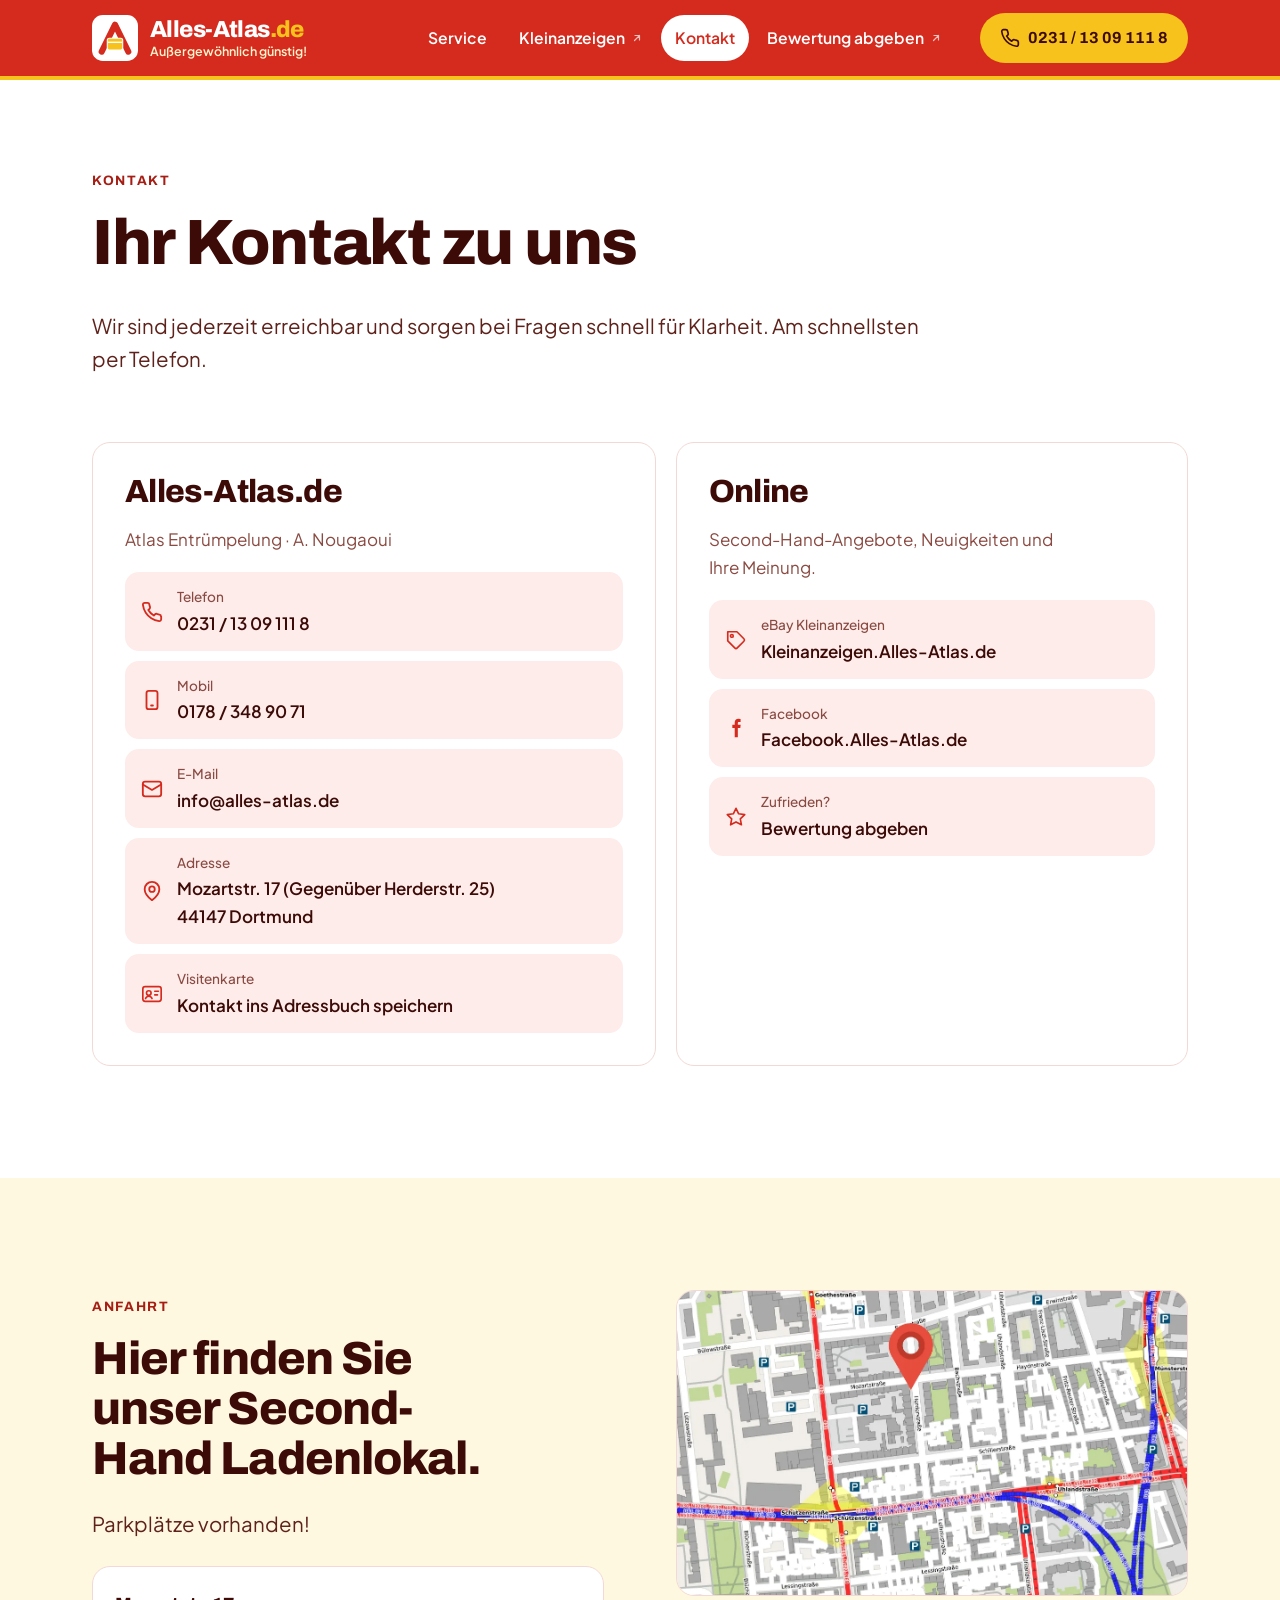
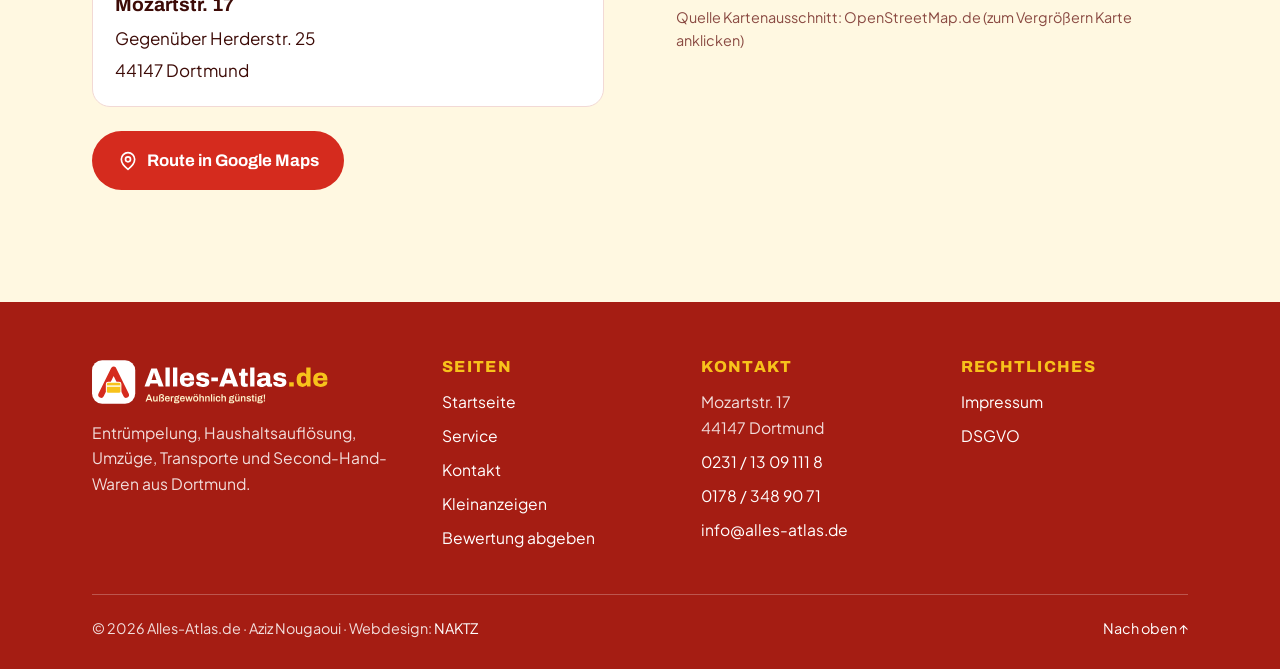
<file: kontakt/index.html>
<!doctype html>
<html lang="de">
<head>
<meta charset="utf-8">
<meta name="viewport" content="width=device-width, initial-scale=1">
<title>Ihr Kontakt zu uns • Alles-Atlas.de</title>
<meta name="description" content="Alles-Atlas.de · Atlas Entrümpelung, A. Nougaoui, Mozartstr. 17, 44147 Dortmund. Tel. 0231 / 13 09 111 8, Mobil 0178 / 348 90 71. Parkplätze vorhanden.">
<meta name="robots" content="index,follow">
<link rel="canonical" href="https://alles-atlas.de/kontakt/">
<meta name="theme-color" content="#d52b1e">
<meta property="og:type" content="website">
<meta property="og:locale" content="de_DE">
<meta property="og:site_name" content="Alles-Atlas.de">
<meta property="og:title" content="Ihr Kontakt zu uns • Alles-Atlas.de">
<meta property="og:description" content="Alles-Atlas.de · Atlas Entrümpelung, A. Nougaoui, Mozartstr. 17, 44147 Dortmund. Tel. 0231 / 13 09 111 8, Mobil 0178 / 348 90 71. Parkplätze vorhanden.">
<meta property="og:url" content="https://alles-atlas.de/kontakt/">
<meta property="og:image" content="https://alles-atlas.de/assets/brand/og-image.png">
<link rel="icon" href="../assets/brand/favicon.svg" type="image/svg+xml">
<link rel="icon" href="../assets/brand/favicon-32.png" sizes="32x32" type="image/png">
<link rel="apple-touch-icon" href="../assets/brand/apple-touch-icon.png">
<link rel="preload" href="../assets/fonts/archivo.woff2" as="font" type="font/woff2" crossorigin>
<link rel="preload" href="../assets/fonts/plus-jakarta-sans.woff2" as="font" type="font/woff2" crossorigin>
<link rel="stylesheet" href="../assets/css/style.css">
<script type="application/ld+json">{"@context": "https://schema.org", "@type": "LocalBusiness", "name": "Alles-Atlas.de · Atlas Entrümpelung", "description": "Entrümpelung, Haushaltsauflösung, Umzüge, Transporte und Second-Hand-Ladengeschäft in Dortmund.", "url": "https://alles-atlas.de/", "logo": "https://alles-atlas.de/assets/brand/logo.svg", "image": "https://alles-atlas.de/assets/img/transporter.webp", "telephone": "+49 231 13091118", "email": "info@alles-atlas.de", "founder": "Aziz Nougaoui", "slogan": "Außergewöhnlich günstig!", "address": {"@type": "PostalAddress", "streetAddress": "Mozartstr. 17", "postalCode": "44147", "addressLocality": "Dortmund", "addressCountry": "DE"}, "geo": {"@type": "GeoCoordinates", "latitude": 51.5258123, "longitude": 7.4542151}, "areaServed": "Dortmund", "sameAs": ["https://facebook.alles-atlas.de/", "https://kleinanzeigen.alles-atlas.de/"]}</script>
</head>
<body>
<svg width="0" height="0" style="position:absolute" aria-hidden="true">
  <defs>
    <symbol id="i-mark" viewBox="0 0 64 64"><rect width="64" height="64" rx="15" fill="#D52B1E"/><path d="M13.5 51 L32 13.5 L50.5 51" fill="none" stroke="#fff" stroke-width="8.5" stroke-linecap="round" stroke-linejoin="round"/><rect x="22" y="33" width="20" height="15" rx="2" fill="#F7C21B" stroke="#D52B1E" stroke-width="3" paint-order="stroke"/><path d="M22 38 H42" stroke="#D52B1E" stroke-width="2"/></symbol>
    <symbol id="i-mark-inv" viewBox="0 0 64 64"><rect width="64" height="64" rx="15" fill="#fff"/><path d="M13.5 51 L32 13.5 L50.5 51" fill="none" stroke="#D52B1E" stroke-width="8.5" stroke-linecap="round" stroke-linejoin="round"/><rect x="22" y="33" width="20" height="15" rx="2" fill="#F7C21B" stroke="#fff" stroke-width="3" paint-order="stroke"/><path d="M22 38 H42" stroke="#fff" stroke-width="2"/></symbol>
    <symbol id="i-phone" viewBox="0 0 24 24" fill="none" stroke="currentColor" stroke-width="2" stroke-linecap="round" stroke-linejoin="round"><path d="M22 16.9v3a2 2 0 0 1-2.2 2 19.8 19.8 0 0 1-8.6-3.1 19.5 19.5 0 0 1-6-6A19.8 19.8 0 0 1 2.1 4.2 2 2 0 0 1 4.1 2h3a2 2 0 0 1 2 1.7c.1.9.4 1.8.7 2.7a2 2 0 0 1-.5 2.1L8 9.8a16 16 0 0 0 6 6l1.3-1.3a2 2 0 0 1 2.1-.4c.9.3 1.8.6 2.7.7a2 2 0 0 1 1.7 2z"/></symbol>
    <symbol id="i-mobile" viewBox="0 0 24 24" fill="none" stroke="currentColor" stroke-width="2" stroke-linecap="round" stroke-linejoin="round"><rect x="6" y="2" width="12" height="20" rx="2.5"/><path d="M11 18h2"/></symbol>
    <symbol id="i-mail" viewBox="0 0 24 24" fill="none" stroke="currentColor" stroke-width="2" stroke-linecap="round" stroke-linejoin="round"><rect x="2" y="4" width="20" height="16" rx="2.5"/><path d="m22 7-10 6L2 7"/></symbol>
    <symbol id="i-pin" viewBox="0 0 24 24" fill="none" stroke="currentColor" stroke-width="2" stroke-linecap="round" stroke-linejoin="round"><path d="M20 10c0 6-8 12-8 12s-8-6-8-12a8 8 0 0 1 16 0z"/><circle cx="12" cy="10" r="3"/></symbol>
    <symbol id="i-check" viewBox="0 0 24 24" fill="none" stroke="currentColor" stroke-width="2.4" stroke-linecap="round" stroke-linejoin="round"><circle cx="12" cy="12" r="10"/><path d="m8 12.5 2.8 2.8L16.5 9.5"/></symbol>
    <symbol id="i-arrow" viewBox="0 0 24 24" fill="none" stroke="currentColor" stroke-width="2" stroke-linecap="round" stroke-linejoin="round"><path d="M5 12h14M13 6l6 6-6 6"/></symbol>
    <symbol id="i-ext" viewBox="0 0 24 24" fill="none" stroke="currentColor" stroke-width="2.4" stroke-linecap="round" stroke-linejoin="round"><path d="M7 17 17 7M8 7h9v9"/></symbol>
    <symbol id="i-menu" viewBox="0 0 24 24" fill="none" stroke="currentColor" stroke-width="2" stroke-linecap="round"><path d="M4 7h16M4 12h16M4 17h16"/></symbol>
    <symbol id="i-truck" viewBox="0 0 24 24" fill="none" stroke="currentColor" stroke-width="1.8" stroke-linecap="round" stroke-linejoin="round"><path d="M2 6h11v10H2zM13 9h4.5l3.5 3.5V16h-8"/><circle cx="6" cy="17.5" r="1.8"/><circle cx="17" cy="17.5" r="1.8"/></symbol>
    <symbol id="i-box" viewBox="0 0 24 24" fill="none" stroke="currentColor" stroke-width="1.8" stroke-linecap="round" stroke-linejoin="round"><path d="M21 8 12 3 3 8v8l9 5 9-5z"/><path d="m3 8 9 5 9-5M12 13v8"/></symbol>
    <symbol id="i-home" viewBox="0 0 24 24" fill="none" stroke="currentColor" stroke-width="1.8" stroke-linecap="round" stroke-linejoin="round"><path d="M3 10.5 12 3l9 7.5V21H3z"/><path d="M9.5 21v-6h5v6"/></symbol>
    <symbol id="i-stairs" viewBox="0 0 24 24" fill="none" stroke="currentColor" stroke-width="1.8" stroke-linecap="round" stroke-linejoin="round"><path d="M3 21h5v-5h5v-5h5V6h3"/><path d="M3 3v18"/></symbol>
    <symbol id="i-store" viewBox="0 0 24 24" fill="none" stroke="currentColor" stroke-width="1.8" stroke-linecap="round" stroke-linejoin="round"><path d="M3 9 4.5 4h15L21 9"/><path d="M3 9a3 3 0 0 0 6 0 3 3 0 0 0 6 0 3 3 0 0 0 6 0"/><path d="M5 12v9h14v-9M10 21v-5h4v5"/></symbol>
    <symbol id="i-factory" viewBox="0 0 24 24" fill="none" stroke="currentColor" stroke-width="1.8" stroke-linecap="round" stroke-linejoin="round"><path d="M2 21V10l6 4v-4l6 4V4h4l2 17z"/><path d="M7 17h2M12 17h2"/></symbol>
    <symbol id="i-tag" viewBox="0 0 24 24" fill="none" stroke="currentColor" stroke-width="1.8" stroke-linecap="round" stroke-linejoin="round"><path d="M20.6 13.4 13.4 20.6a2 2 0 0 1-2.8 0L3 13V3h10l7.6 7.6a2 2 0 0 1 0 2.8z"/><circle cx="7.5" cy="7.5" r="1.5"/></symbol>
    <symbol id="i-shield" viewBox="0 0 24 24" fill="none" stroke="currentColor" stroke-width="1.8" stroke-linecap="round" stroke-linejoin="round"><path d="M12 22s8-4 8-10V5l-8-3-8 3v7c0 6 8 10 8 10z"/><path d="m9 12 2 2 4-4"/></symbol>
    <symbol id="i-heart" viewBox="0 0 24 24" fill="none" stroke="currentColor" stroke-width="1.8" stroke-linecap="round" stroke-linejoin="round"><path d="M19.5 12.6 12 20l-7.5-7.4A5 5 0 1 1 12 6a5 5 0 1 1 7.5 6.6z"/></symbol>
    <symbol id="i-euro" viewBox="0 0 24 24" fill="none" stroke="currentColor" stroke-width="1.8" stroke-linecap="round" stroke-linejoin="round"><path d="M18 6.5A7 7 0 1 0 18 17.5"/><path d="M4 10h9M4 14h9"/></symbol>
    <symbol id="i-lock" viewBox="0 0 24 24" fill="none" stroke="currentColor" stroke-width="1.8" stroke-linecap="round" stroke-linejoin="round"><rect x="4" y="11" width="16" height="10" rx="2"/><path d="M8 11V7a4 4 0 0 1 8 0v4"/></symbol>
    <symbol id="i-star" viewBox="0 0 24 24" fill="none" stroke="currentColor" stroke-width="1.8" stroke-linecap="round" stroke-linejoin="round"><path d="m12 2.5 2.9 6 6.6.9-4.8 4.6 1.2 6.5L12 17.4l-5.9 3.1 1.2-6.5L2.5 9.4l6.6-.9z"/></symbol>
    <symbol id="i-fb" viewBox="0 0 24 24" fill="currentColor"><path d="M14 8.5V6.8c0-.8.2-1.3 1.4-1.3H17V2.2A21 21 0 0 0 14.6 2C12.2 2 10.6 3.5 10.6 6.1v2.4H8V12h2.6v10H14V12h2.7l.4-3.5z"/></symbol>
    <symbol id="i-card" viewBox="0 0 24 24" fill="none" stroke="currentColor" stroke-width="1.8" stroke-linecap="round" stroke-linejoin="round"><rect x="2" y="4" width="20" height="16" rx="2.5"/><circle cx="8.5" cy="11" r="2.5"/><path d="M5 17c.6-1.6 2-2.5 3.5-2.5S11.4 15.4 12 17M15 9h4M15 13h3"/></symbol>
  </defs>
</svg>

<a class="skip-link" href="#inhalt">Zum Inhalt springen</a>

<header class="site-header">
  <div class="wrap header-inner">
    <a class="brand" href="../" aria-label="Alles-Atlas.de, zur Startseite">
      <svg aria-hidden="true"><use href="#i-mark-inv"/></svg>
      <span class="brand-text">
        <span class="brand-name">Alles-Atlas<span>.de</span></span>
        <span class="brand-tag">Außergewöhnlich günstig!</span>
      </span>
    </a>
    <nav class="nav" id="nav" aria-label="Hauptmenü">
      <a href="../service/">Service</a>
      <a href="https://kleinanzeigen.alles-atlas.de/" target="_blank" rel="noopener">Kleinanzeigen <svg class="ext" aria-hidden="true"><use href="#i-ext"/></svg></a>
      <a href="../kontakt/" aria-current="page">Kontakt</a>
      <a href="https://bewertung.alles-atlas.de" target="_blank" rel="noopener">Bewertung abgeben <svg class="ext" aria-hidden="true"><use href="#i-ext"/></svg></a>
      <a class="nav-call" href="tel:+4923113091118">Jetzt anrufen</a>
    </nav>
    <a class="btn btn--yellow header-call" href="tel:+4923113091118" aria-label="Anrufen: 0231 13 09 111 8"><svg aria-hidden="true"><use href="#i-phone"/></svg><span class="label-long">0231 / 13 09 111 8</span></a>
    <button class="menu-toggle" type="button" aria-controls="nav" aria-expanded="false" aria-label="Menü öffnen"><svg aria-hidden="true"><use href="#i-menu"/></svg></button>
  </div>
</header>

<main id="inhalt">
<section class="page-head">
  <div class="wrap">
    <p class="eyebrow">Kontakt</p>
    <h1>Ihr Kontakt zu uns</h1>
    <p class="lead">Wir sind jederzeit erreichbar und sorgen bei Fragen schnell für Klarheit. Am schnellsten per Telefon.</p>
  </div>
</section>

<section class="section" style="padding-top:0">
  <div class="wrap contact-grid">
    <div class="contact-card">
      <h2>Alles-Atlas.de</h2>
      <p class="muted" style="margin:0">Atlas Entrümpelung · A. Nougaoui</p>
      <ul class="contact-lines">
        <li><a href="tel:+4923113091118"><svg aria-hidden="true"><use href="#i-phone"/></svg><span><small>Telefon</small>0231 / 13 09 111 8</span></a></li>
        <li><a href="tel:+491783489071"><svg aria-hidden="true"><use href="#i-mobile"/></svg><span><small>Mobil</small>0178 / 348 90 71</span></a></li>
        <li><a href="#" data-mail="info (at) alles-atlas.de"><svg aria-hidden="true"><use href="#i-mail"/></svg><span><small>E-Mail</small><span data-mail-text>info (at) alles-atlas.de</span></span></a></li>
        <li><span class="line"><svg aria-hidden="true"><use href="#i-pin"/></svg><span><small>Adresse</small>Mozartstr. 17 (Gegenüber Herderstr. 25)<br>44147 Dortmund</span></span></li>
        <li><a href="../assets/alles-atlas.vcf" download><svg aria-hidden="true"><use href="#i-card"/></svg><span><small>Visitenkarte</small>Kontakt ins Adressbuch speichern</span></a></li>
      </ul>
    </div>

    <div class="contact-card">
      <h2>Online</h2>
      <p class="muted" style="margin:0">Second-Hand-Angebote, Neuigkeiten und Ihre Meinung.</p>
      <div class="social-list contact-lines">
        <a href="https://kleinanzeigen.alles-atlas.de/" target="_blank" rel="noopener"><svg aria-hidden="true"><use href="#i-tag"/></svg><span><small>eBay Kleinanzeigen</small>Kleinanzeigen.Alles-Atlas.de</span></a>
        <a href="https://facebook.alles-atlas.de/" target="_blank" rel="noopener"><svg aria-hidden="true"><use href="#i-fb"/></svg><span><small>Facebook</small>Facebook.Alles-Atlas.de</span></a>
        <a href="https://bewertung.alles-atlas.de" target="_blank" rel="noopener"><svg aria-hidden="true"><use href="#i-star"/></svg><span><small>Zufrieden?</small>Bewertung abgeben</span></a>
      </div>
    </div>
  </div>
</section>

<section class="section section--alt" aria-labelledby="anfahrt">
  <div class="wrap split split--top">
    <div>
      <p class="eyebrow">Anfahrt</p>
      <h2 id="anfahrt">Hier finden Sie unser Second-Hand Ladenlokal.</h2>
      <p class="lead">Parkplätze vorhanden!</p>
      <div class="address-card">
        <strong>Mozartstr. 17</strong>
        <span>Gegenüber Herderstr. 25</span>
        <span>44147 Dortmund</span>
      </div>
      <a class="btn btn--primary" href="https://www.google.com/maps/place/Alles-Atlas.de/@51.5228658,7.4539962,14z/data=!4m19!1m13!4m12!1m4!2m2!1d7.4817191!2d51.5188538!4e1!1m6!1m2!1s0x47b919f11979c675:0xf4aa0ed75067c2b3!2salles-atlas.de!2m2!1d7.4542151!2d51.5258123!3m4!1s0x47b919f11979c675:0xf4aa0ed75067c2b3!8m2!3d51.5258123!4d7.4542151" target="_blank" rel="noopener"><svg aria-hidden="true"><use href="#i-pin"/></svg>Route in Google Maps</a>
    </div>
    <figure class="map-figure">
      <a href="../assets/img/anfahrt-karte.webp" target="_blank" rel="noopener"><img src="../assets/img/anfahrt-karte.webp" width="1145" height="682" alt="Kartenausschnitt: Lage des Ladengeschäfts in der Mozartstraße 17, Dortmund" loading="lazy"></a>
      <figcaption>Quelle Kartenausschnitt: OpenStreetMap.de (zum Vergrößern Karte anklicken)</figcaption>
    </figure>
  </div>
</section>

</main>

<footer class="site-footer">
  <div class="wrap">
    <div class="footer-grid">
      <div class="footer-brand">
        <img src="../assets/brand/logo-white.svg" alt="Alles-Atlas.de: Außergewöhnlich günstig!" width="240" height="56">
        <p>Entrümpelung, Haushaltsauflösung, Umzüge, Transporte und Second-Hand-Waren aus Dortmund.</p>
      </div>
      <div>
        <h3>Seiten</h3>
        <ul>
          <li><a href="../">Startseite</a></li>
          <li><a href="../service/">Service</a></li>
          <li><a href="../kontakt/">Kontakt</a></li>
          <li><a href="https://kleinanzeigen.alles-atlas.de/" target="_blank" rel="noopener">Kleinanzeigen</a></li>
          <li><a href="https://bewertung.alles-atlas.de" target="_blank" rel="noopener">Bewertung abgeben</a></li>
        </ul>
      </div>
      <div>
        <h3>Kontakt</h3>
        <ul>
          <li>Mozartstr. 17<br>44147 Dortmund</li>
          <li><a href="tel:+4923113091118">0231 / 13 09 111 8</a></li>
          <li><a href="tel:+491783489071">0178 / 348 90 71</a></li>
          <li><a href="#" data-mail="info (at) alles-atlas.de">info (at) alles-atlas.de</a></li>
        </ul>
      </div>
      <div>
        <h3>Rechtliches</h3>
        <ul>
          <li><a href="../impressum/">Impressum</a></li>
          <li><a href="../dsgvo/">DSGVO</a></li>
        </ul>
      </div>
    </div>
    <div class="footer-bottom">
      <span>© <span data-year>2026</span> Alles-Atlas.de · Aziz Nougaoui · <span class="nowrap">Webdesign: <a href="https://naktz.com/" target="_blank" rel="noopener">NAKTZ</a></span></span>
      <a class="to-top" href="#inhalt">Nach oben ↑</a>
    </div>
  </div>
</footer>

<div class="callbar">
  <a class="btn btn--primary" href="tel:+4923113091118"><svg aria-hidden="true"><use href="#i-phone"/></svg>Anrufen</a>
  <a class="btn btn--ghost" href="#" data-mail="info (at) alles-atlas.de" aria-label="E-Mail an info (at) alles-atlas.de schreiben"><svg aria-hidden="true"><use href="#i-mail"/></svg>E-Mail</a>
</div>

<script src="../assets/js/main.js" defer></script>
</body>
</html>
</file>
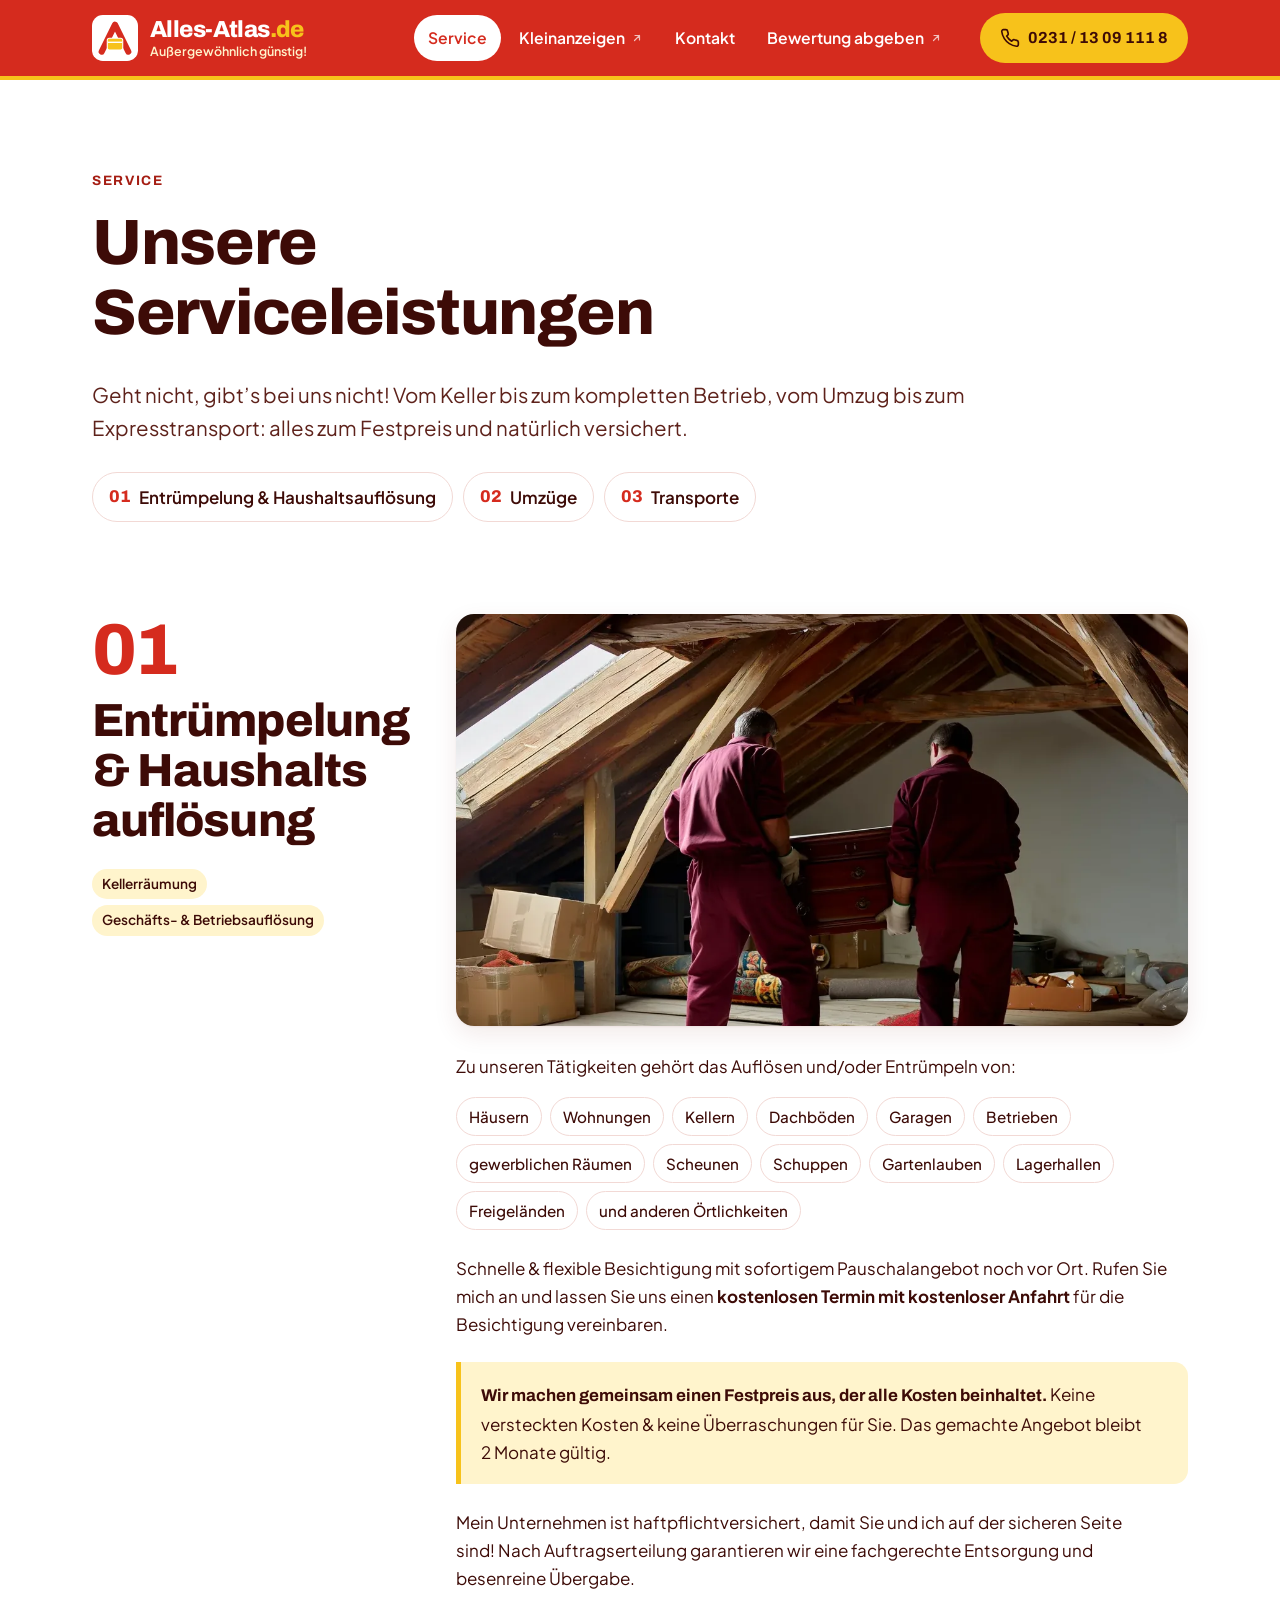
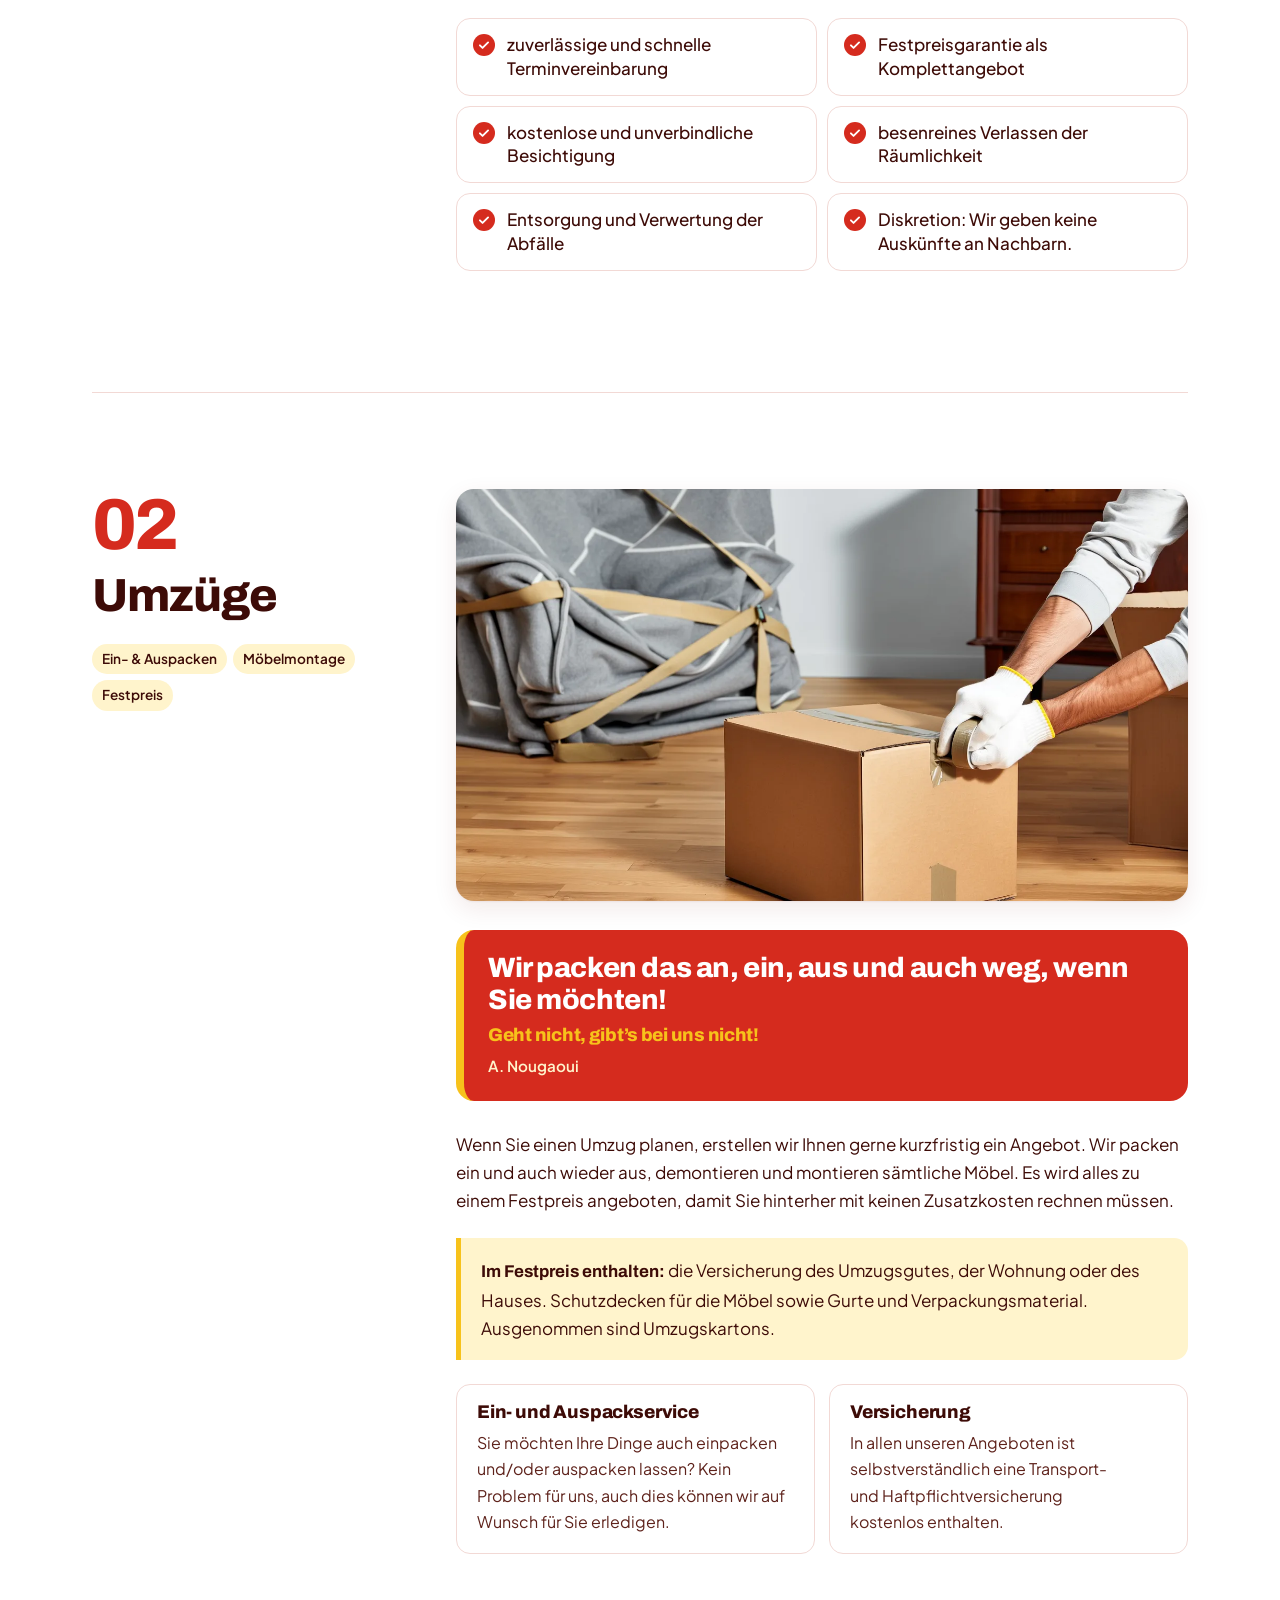
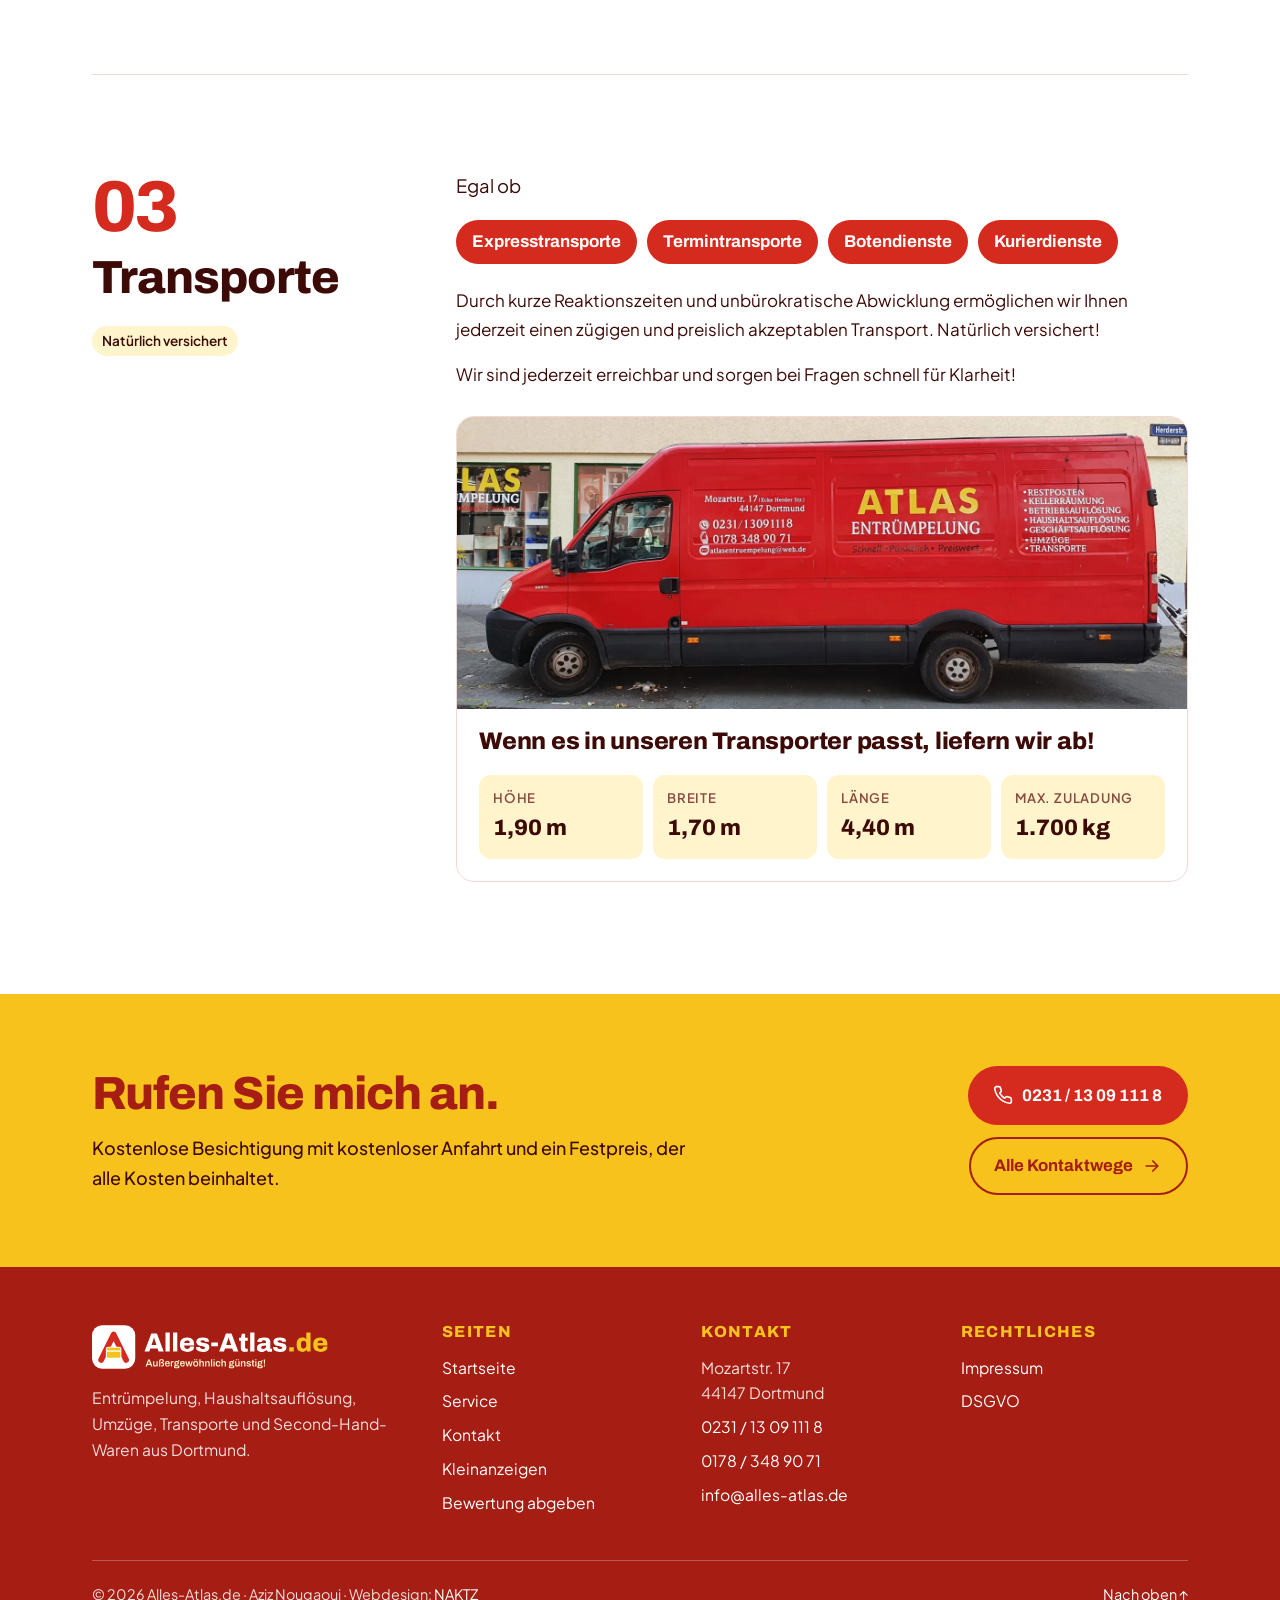
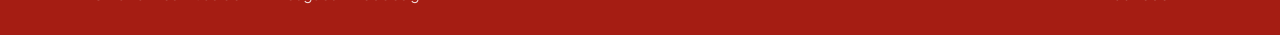
<file: service/index.html>
<!doctype html>
<html lang="de">
<head>
<meta charset="utf-8">
<meta name="viewport" content="width=device-width, initial-scale=1">
<title>Unsere Serviceleistungen • Alles-Atlas.de</title>
<meta name="description" content="Entrümpelung & Haushaltsauflösung, Kellerräumung, Geschäfts- & Betriebsauflösung, Umzüge und Transporte in Dortmund. Zum Festpreis, versichert und besenrein.">
<meta name="robots" content="index,follow">
<link rel="canonical" href="https://alles-atlas.de/service/">
<meta name="theme-color" content="#d52b1e">
<meta property="og:type" content="website">
<meta property="og:locale" content="de_DE">
<meta property="og:site_name" content="Alles-Atlas.de">
<meta property="og:title" content="Unsere Serviceleistungen • Alles-Atlas.de">
<meta property="og:description" content="Entrümpelung & Haushaltsauflösung, Kellerräumung, Geschäfts- & Betriebsauflösung, Umzüge und Transporte in Dortmund. Zum Festpreis, versichert und besenrein.">
<meta property="og:url" content="https://alles-atlas.de/service/">
<meta property="og:image" content="https://alles-atlas.de/assets/brand/og-image.png">
<link rel="icon" href="../assets/brand/favicon.svg" type="image/svg+xml">
<link rel="icon" href="../assets/brand/favicon-32.png" sizes="32x32" type="image/png">
<link rel="apple-touch-icon" href="../assets/brand/apple-touch-icon.png">
<link rel="preload" href="../assets/fonts/archivo.woff2" as="font" type="font/woff2" crossorigin>
<link rel="preload" href="../assets/fonts/plus-jakarta-sans.woff2" as="font" type="font/woff2" crossorigin>
<link rel="stylesheet" href="../assets/css/style.css">
<script type="application/ld+json">{"@context": "https://schema.org", "@type": "LocalBusiness", "name": "Alles-Atlas.de · Atlas Entrümpelung", "description": "Entrümpelung, Haushaltsauflösung, Umzüge, Transporte und Second-Hand-Ladengeschäft in Dortmund.", "url": "https://alles-atlas.de/", "logo": "https://alles-atlas.de/assets/brand/logo.svg", "image": "https://alles-atlas.de/assets/img/transporter.webp", "telephone": "+49 231 13091118", "email": "info@alles-atlas.de", "founder": "Aziz Nougaoui", "slogan": "Außergewöhnlich günstig!", "address": {"@type": "PostalAddress", "streetAddress": "Mozartstr. 17", "postalCode": "44147", "addressLocality": "Dortmund", "addressCountry": "DE"}, "geo": {"@type": "GeoCoordinates", "latitude": 51.5258123, "longitude": 7.4542151}, "areaServed": "Dortmund", "sameAs": ["https://facebook.alles-atlas.de/", "https://kleinanzeigen.alles-atlas.de/"]}</script>
</head>
<body>
<svg width="0" height="0" style="position:absolute" aria-hidden="true">
  <defs>
    <symbol id="i-mark" viewBox="0 0 64 64"><rect width="64" height="64" rx="15" fill="#D52B1E"/><path d="M13.5 51 L32 13.5 L50.5 51" fill="none" stroke="#fff" stroke-width="8.5" stroke-linecap="round" stroke-linejoin="round"/><rect x="22" y="33" width="20" height="15" rx="2" fill="#F7C21B" stroke="#D52B1E" stroke-width="3" paint-order="stroke"/><path d="M22 38 H42" stroke="#D52B1E" stroke-width="2"/></symbol>
    <symbol id="i-mark-inv" viewBox="0 0 64 64"><rect width="64" height="64" rx="15" fill="#fff"/><path d="M13.5 51 L32 13.5 L50.5 51" fill="none" stroke="#D52B1E" stroke-width="8.5" stroke-linecap="round" stroke-linejoin="round"/><rect x="22" y="33" width="20" height="15" rx="2" fill="#F7C21B" stroke="#fff" stroke-width="3" paint-order="stroke"/><path d="M22 38 H42" stroke="#fff" stroke-width="2"/></symbol>
    <symbol id="i-phone" viewBox="0 0 24 24" fill="none" stroke="currentColor" stroke-width="2" stroke-linecap="round" stroke-linejoin="round"><path d="M22 16.9v3a2 2 0 0 1-2.2 2 19.8 19.8 0 0 1-8.6-3.1 19.5 19.5 0 0 1-6-6A19.8 19.8 0 0 1 2.1 4.2 2 2 0 0 1 4.1 2h3a2 2 0 0 1 2 1.7c.1.9.4 1.8.7 2.7a2 2 0 0 1-.5 2.1L8 9.8a16 16 0 0 0 6 6l1.3-1.3a2 2 0 0 1 2.1-.4c.9.3 1.8.6 2.7.7a2 2 0 0 1 1.7 2z"/></symbol>
    <symbol id="i-mobile" viewBox="0 0 24 24" fill="none" stroke="currentColor" stroke-width="2" stroke-linecap="round" stroke-linejoin="round"><rect x="6" y="2" width="12" height="20" rx="2.5"/><path d="M11 18h2"/></symbol>
    <symbol id="i-mail" viewBox="0 0 24 24" fill="none" stroke="currentColor" stroke-width="2" stroke-linecap="round" stroke-linejoin="round"><rect x="2" y="4" width="20" height="16" rx="2.5"/><path d="m22 7-10 6L2 7"/></symbol>
    <symbol id="i-pin" viewBox="0 0 24 24" fill="none" stroke="currentColor" stroke-width="2" stroke-linecap="round" stroke-linejoin="round"><path d="M20 10c0 6-8 12-8 12s-8-6-8-12a8 8 0 0 1 16 0z"/><circle cx="12" cy="10" r="3"/></symbol>
    <symbol id="i-check" viewBox="0 0 24 24" fill="none" stroke="currentColor" stroke-width="2.4" stroke-linecap="round" stroke-linejoin="round"><circle cx="12" cy="12" r="10"/><path d="m8 12.5 2.8 2.8L16.5 9.5"/></symbol>
    <symbol id="i-arrow" viewBox="0 0 24 24" fill="none" stroke="currentColor" stroke-width="2" stroke-linecap="round" stroke-linejoin="round"><path d="M5 12h14M13 6l6 6-6 6"/></symbol>
    <symbol id="i-ext" viewBox="0 0 24 24" fill="none" stroke="currentColor" stroke-width="2.4" stroke-linecap="round" stroke-linejoin="round"><path d="M7 17 17 7M8 7h9v9"/></symbol>
    <symbol id="i-menu" viewBox="0 0 24 24" fill="none" stroke="currentColor" stroke-width="2" stroke-linecap="round"><path d="M4 7h16M4 12h16M4 17h16"/></symbol>
    <symbol id="i-truck" viewBox="0 0 24 24" fill="none" stroke="currentColor" stroke-width="1.8" stroke-linecap="round" stroke-linejoin="round"><path d="M2 6h11v10H2zM13 9h4.5l3.5 3.5V16h-8"/><circle cx="6" cy="17.5" r="1.8"/><circle cx="17" cy="17.5" r="1.8"/></symbol>
    <symbol id="i-box" viewBox="0 0 24 24" fill="none" stroke="currentColor" stroke-width="1.8" stroke-linecap="round" stroke-linejoin="round"><path d="M21 8 12 3 3 8v8l9 5 9-5z"/><path d="m3 8 9 5 9-5M12 13v8"/></symbol>
    <symbol id="i-home" viewBox="0 0 24 24" fill="none" stroke="currentColor" stroke-width="1.8" stroke-linecap="round" stroke-linejoin="round"><path d="M3 10.5 12 3l9 7.5V21H3z"/><path d="M9.5 21v-6h5v6"/></symbol>
    <symbol id="i-stairs" viewBox="0 0 24 24" fill="none" stroke="currentColor" stroke-width="1.8" stroke-linecap="round" stroke-linejoin="round"><path d="M3 21h5v-5h5v-5h5V6h3"/><path d="M3 3v18"/></symbol>
    <symbol id="i-store" viewBox="0 0 24 24" fill="none" stroke="currentColor" stroke-width="1.8" stroke-linecap="round" stroke-linejoin="round"><path d="M3 9 4.5 4h15L21 9"/><path d="M3 9a3 3 0 0 0 6 0 3 3 0 0 0 6 0 3 3 0 0 0 6 0"/><path d="M5 12v9h14v-9M10 21v-5h4v5"/></symbol>
    <symbol id="i-factory" viewBox="0 0 24 24" fill="none" stroke="currentColor" stroke-width="1.8" stroke-linecap="round" stroke-linejoin="round"><path d="M2 21V10l6 4v-4l6 4V4h4l2 17z"/><path d="M7 17h2M12 17h2"/></symbol>
    <symbol id="i-tag" viewBox="0 0 24 24" fill="none" stroke="currentColor" stroke-width="1.8" stroke-linecap="round" stroke-linejoin="round"><path d="M20.6 13.4 13.4 20.6a2 2 0 0 1-2.8 0L3 13V3h10l7.6 7.6a2 2 0 0 1 0 2.8z"/><circle cx="7.5" cy="7.5" r="1.5"/></symbol>
    <symbol id="i-shield" viewBox="0 0 24 24" fill="none" stroke="currentColor" stroke-width="1.8" stroke-linecap="round" stroke-linejoin="round"><path d="M12 22s8-4 8-10V5l-8-3-8 3v7c0 6 8 10 8 10z"/><path d="m9 12 2 2 4-4"/></symbol>
    <symbol id="i-heart" viewBox="0 0 24 24" fill="none" stroke="currentColor" stroke-width="1.8" stroke-linecap="round" stroke-linejoin="round"><path d="M19.5 12.6 12 20l-7.5-7.4A5 5 0 1 1 12 6a5 5 0 1 1 7.5 6.6z"/></symbol>
    <symbol id="i-euro" viewBox="0 0 24 24" fill="none" stroke="currentColor" stroke-width="1.8" stroke-linecap="round" stroke-linejoin="round"><path d="M18 6.5A7 7 0 1 0 18 17.5"/><path d="M4 10h9M4 14h9"/></symbol>
    <symbol id="i-lock" viewBox="0 0 24 24" fill="none" stroke="currentColor" stroke-width="1.8" stroke-linecap="round" stroke-linejoin="round"><rect x="4" y="11" width="16" height="10" rx="2"/><path d="M8 11V7a4 4 0 0 1 8 0v4"/></symbol>
    <symbol id="i-star" viewBox="0 0 24 24" fill="none" stroke="currentColor" stroke-width="1.8" stroke-linecap="round" stroke-linejoin="round"><path d="m12 2.5 2.9 6 6.6.9-4.8 4.6 1.2 6.5L12 17.4l-5.9 3.1 1.2-6.5L2.5 9.4l6.6-.9z"/></symbol>
    <symbol id="i-fb" viewBox="0 0 24 24" fill="currentColor"><path d="M14 8.5V6.8c0-.8.2-1.3 1.4-1.3H17V2.2A21 21 0 0 0 14.6 2C12.2 2 10.6 3.5 10.6 6.1v2.4H8V12h2.6v10H14V12h2.7l.4-3.5z"/></symbol>
    <symbol id="i-card" viewBox="0 0 24 24" fill="none" stroke="currentColor" stroke-width="1.8" stroke-linecap="round" stroke-linejoin="round"><rect x="2" y="4" width="20" height="16" rx="2.5"/><circle cx="8.5" cy="11" r="2.5"/><path d="M5 17c.6-1.6 2-2.5 3.5-2.5S11.4 15.4 12 17M15 9h4M15 13h3"/></symbol>
  </defs>
</svg>

<a class="skip-link" href="#inhalt">Zum Inhalt springen</a>

<header class="site-header">
  <div class="wrap header-inner">
    <a class="brand" href="../" aria-label="Alles-Atlas.de, zur Startseite">
      <svg aria-hidden="true"><use href="#i-mark-inv"/></svg>
      <span class="brand-text">
        <span class="brand-name">Alles-Atlas<span>.de</span></span>
        <span class="brand-tag">Außergewöhnlich günstig!</span>
      </span>
    </a>
    <nav class="nav" id="nav" aria-label="Hauptmenü">
      <a href="../service/" aria-current="page">Service</a>
      <a href="https://kleinanzeigen.alles-atlas.de/" target="_blank" rel="noopener">Kleinanzeigen <svg class="ext" aria-hidden="true"><use href="#i-ext"/></svg></a>
      <a href="../kontakt/">Kontakt</a>
      <a href="https://bewertung.alles-atlas.de" target="_blank" rel="noopener">Bewertung abgeben <svg class="ext" aria-hidden="true"><use href="#i-ext"/></svg></a>
      <a class="nav-call" href="tel:+4923113091118">Jetzt anrufen</a>
    </nav>
    <a class="btn btn--yellow header-call" href="tel:+4923113091118" aria-label="Anrufen: 0231 13 09 111 8"><svg aria-hidden="true"><use href="#i-phone"/></svg><span class="label-long">0231 / 13 09 111 8</span></a>
    <button class="menu-toggle" type="button" aria-controls="nav" aria-expanded="false" aria-label="Menü öffnen"><svg aria-hidden="true"><use href="#i-menu"/></svg></button>
  </div>
</header>

<main id="inhalt">
<section class="page-head">
  <div class="wrap">
    <p class="eyebrow">Service</p>
    <h1>Unsere Serviceleistungen</h1>
    <p class="lead">Geht nicht, gibt’s bei uns nicht! Vom Keller bis zum kompletten Betrieb, vom Umzug bis zum Expresstransport: alles zum Festpreis und natürlich versichert.</p>
    <nav class="chips" aria-label="Leistungen auf dieser Seite">
      <a class="chip" href="#entruempelung"><span class="n">01</span>Entrümpelung &amp; Haushaltsauflösung</a>
      <a class="chip" href="#umzuege"><span class="n">02</span>Umzüge</a>
      <a class="chip" href="#transporte"><span class="n">03</span>Transporte</a>
    </nav>
  </div>
</section>

<section class="section" style="padding-top:clamp(24px,4vw,48px)">
  <div class="wrap">

    <article class="service-block" id="entruempelung">
      <div class="service-aside">
        <div class="service-num">01</div>
        <h2>Entrümpelung &amp; Haushalts<wbr>auflösung</h2>
        <div class="tags"><span>Kellerräumung</span><span>Geschäfts- &amp; Betriebsauflösung</span></div>
      </div>
      <div class="service-body">
        <img class="service-photo" src="../assets/img/entruempelung.webp" width="1181" height="886" alt="Zwei Helfer in roter Arbeitskleidung räumen einen Dachboden und tragen eine alte Kommode" loading="lazy">
        <p>Zu unseren Tätigkeiten gehört das Auflösen und/oder Entrümpeln von:</p>
        <ul class="places">
          <li>Häusern</li><li>Wohnungen</li><li>Kellern</li><li>Dachböden</li><li>Garagen</li><li>Betrieben</li><li>gewerblichen Räumen</li><li>Scheunen</li><li>Schuppen</li><li>Gartenlauben</li><li>Lagerhallen</li><li>Freigeländen</li><li>und anderen Örtlichkeiten</li>
        </ul>
        <p>Schnelle &amp; flexible Besichtigung mit sofortigem Pauschalangebot noch vor Ort. Rufen Sie mich an und lassen Sie uns einen <strong>kostenlosen Termin mit kostenloser Anfahrt</strong> für die Besichtigung vereinbaren.</p>
        <div class="callout">
          <p><strong>Wir machen gemeinsam einen Festpreis aus, der alle Kosten beinhaltet.</strong> Keine versteckten Kosten &amp; keine Überraschungen für Sie. Das gemachte Angebot bleibt 2&nbsp;Monate gültig.</p>
        </div>
        <p>Mein Unternehmen ist haftpflichtversichert, damit Sie und ich auf der sicheren Seite sind! Nach Auftragserteilung garantieren wir eine fachgerechte Entsorgung und besenreine Übergabe.</p>
        <ul class="checklist">
          <li>zuverlässige und schnelle Terminvereinbarung</li>
          <li>Festpreisgarantie als Komplettangebot</li>
          <li>kostenlose und unverbindliche Besichtigung</li>
          <li>besenreines Verlassen der Räumlichkeit</li>
          <li>Entsorgung und Verwertung der Abfälle</li>
          <li>Diskretion: Wir geben keine Auskünfte an Nachbarn.</li>
        </ul>
      </div>
    </article>

    <article class="service-block" id="umzuege">
      <div class="service-aside">
        <div class="service-num">02</div>
        <h2>Umzüge</h2>
        <div class="tags"><span>Ein- &amp; Auspacken</span><span>Möbelmontage</span><span>Festpreis</span></div>
      </div>
      <div class="service-body">
        <img class="service-photo" src="../assets/img/umzuege.webp" width="1400" height="1050" alt="Hände in Arbeitshandschuhen verkleben einen Umzugskarton, dahinter in Schutzdecken verpackte Möbel" loading="lazy">
        <blockquote class="pullquote">
          <p>Wir packen das an, ein, aus und auch weg, wenn Sie möchten!</p>
          <p>Geht nicht, gibt’s bei uns nicht!</p>
          <cite>A. Nougaoui</cite>
        </blockquote>
        <p>Wenn Sie einen Umzug planen, erstellen wir Ihnen gerne kurzfristig ein Angebot. Wir packen ein und auch wieder aus, demontieren und montieren sämtliche Möbel. Es wird alles zu einem Festpreis angeboten, damit Sie hinterher mit keinen Zusatzkosten rechnen müssen.</p>
        <div class="callout">
          <p><strong>Im Festpreis enthalten:</strong> die Versicherung des Umzugsgutes, der Wohnung oder des Hauses. Schutzdecken für die Möbel sowie Gurte und Verpackungsmaterial. Ausgenommen sind Umzugskartons.</p>
        </div>
        <div class="subgrid">
          <div>
            <h3>Ein- und Auspackservice</h3>
            <p>Sie möchten Ihre Dinge auch einpacken und/oder auspacken lassen? Kein Problem für uns, auch dies können wir auf Wunsch für Sie erledigen.</p>
          </div>
          <div>
            <h3>Versicherung</h3>
            <p>In allen unseren Angeboten ist selbstverständlich eine Transport- und Haftpflichtversicherung kostenlos enthalten.</p>
          </div>
        </div>
      </div>
    </article>

    <article class="service-block" id="transporte">
      <div class="service-aside">
        <div class="service-num">03</div>
        <h2>Transporte</h2>
        <div class="tags"><span>Natürlich versichert</span></div>
      </div>
      <div class="service-body">
        <p>Egal ob</p>
        <ul class="pills">
          <li>Expresstransporte</li><li>Termintransporte</li><li>Botendienste</li><li>Kurierdienste</li>
        </ul>
        <p>Durch kurze Reaktionszeiten und unbürokratische Abwicklung ermöglichen wir Ihnen jederzeit einen zügigen und preislich akzeptablen Transport. Natürlich versichert!</p>
        <p>Wir sind jederzeit erreichbar und sorgen bei Fragen schnell für Klarheit!</p>
        <div class="van">
          <img src="../assets/img/transporter.webp" width="1600" height="638" alt="Der Atlas-Transporter: roter Kastenwagen mit Beschriftung" loading="lazy">
          <div class="van-body">
            <h3>Wenn es in unseren Transporter passt, liefern wir ab!</h3>
            <dl class="specs">
              <div><dt>Höhe</dt><dd>1,90 m</dd></div>
              <div><dt>Breite</dt><dd>1,70 m</dd></div>
              <div><dt>Länge</dt><dd>4,40 m</dd></div>
              <div><dt>Max. Zuladung</dt><dd>1.700 kg</dd></div>
            </dl>
          </div>
        </div>
      </div>
    </article>

  </div>
</section>

<section class="section section--yellow section--tight" aria-labelledby="cta">
  <div class="wrap cta">
    <div>
      <h2 id="cta">Rufen Sie mich an.</h2>
      <p>Kostenlose Besichtigung mit kostenloser Anfahrt und ein Festpreis, der alle Kosten beinhaltet.</p>
    </div>
    <div class="btn-row">
      <a class="btn btn--primary" href="tel:+4923113091118"><svg aria-hidden="true"><use href="#i-phone"/></svg>0231 / 13 09 111 8</a>
      <a class="btn btn--ghost" href="../kontakt/">Alle Kontaktwege <svg aria-hidden="true"><use href="#i-arrow"/></svg></a>
    </div>
  </div>
</section>

</main>

<footer class="site-footer">
  <div class="wrap">
    <div class="footer-grid">
      <div class="footer-brand">
        <img src="../assets/brand/logo-white.svg" alt="Alles-Atlas.de: Außergewöhnlich günstig!" width="240" height="56">
        <p>Entrümpelung, Haushaltsauflösung, Umzüge, Transporte und Second-Hand-Waren aus Dortmund.</p>
      </div>
      <div>
        <h3>Seiten</h3>
        <ul>
          <li><a href="../">Startseite</a></li>
          <li><a href="../service/">Service</a></li>
          <li><a href="../kontakt/">Kontakt</a></li>
          <li><a href="https://kleinanzeigen.alles-atlas.de/" target="_blank" rel="noopener">Kleinanzeigen</a></li>
          <li><a href="https://bewertung.alles-atlas.de" target="_blank" rel="noopener">Bewertung abgeben</a></li>
        </ul>
      </div>
      <div>
        <h3>Kontakt</h3>
        <ul>
          <li>Mozartstr. 17<br>44147 Dortmund</li>
          <li><a href="tel:+4923113091118">0231 / 13 09 111 8</a></li>
          <li><a href="tel:+491783489071">0178 / 348 90 71</a></li>
          <li><a href="#" data-mail="info (at) alles-atlas.de">info (at) alles-atlas.de</a></li>
        </ul>
      </div>
      <div>
        <h3>Rechtliches</h3>
        <ul>
          <li><a href="../impressum/">Impressum</a></li>
          <li><a href="../dsgvo/">DSGVO</a></li>
        </ul>
      </div>
    </div>
    <div class="footer-bottom">
      <span>© <span data-year>2026</span> Alles-Atlas.de · Aziz Nougaoui · <span class="nowrap">Webdesign: <a href="https://naktz.com/" target="_blank" rel="noopener">NAKTZ</a></span></span>
      <a class="to-top" href="#inhalt">Nach oben ↑</a>
    </div>
  </div>
</footer>

<div class="callbar">
  <a class="btn btn--primary" href="tel:+4923113091118"><svg aria-hidden="true"><use href="#i-phone"/></svg>Anrufen</a>
  <a class="btn btn--ghost" href="#" data-mail="info (at) alles-atlas.de" aria-label="E-Mail an info (at) alles-atlas.de schreiben"><svg aria-hidden="true"><use href="#i-mail"/></svg>E-Mail</a>
</div>

<script src="../assets/js/main.js" defer></script>
</body>
</html>
</file>
<file: assets/css/style.css>
/* Alles-Atlas.de Stylesheet
   Marke: Rot, Weiß, Gelb · Schriften: Archivo + Plus Jakarta Sans */

@font-face {
  font-family: "Archivo";
  src: url("../fonts/archivo.woff2") format("woff2");
  font-weight: 100 900;
  font-display: swap;
}
@font-face {
  font-family: "Plus Jakarta Sans";
  src: url("../fonts/plus-jakarta-sans.woff2") format("woff2");
  font-weight: 200 800;
  font-display: swap;
}

:root {
  /* Rot */
  --red: #d52b1e;
  --red-deep: #a51d13;
  --red-tint: #fdecea;
  /* Gelb */
  --yellow: #f7c21b;
  --yellow-soft: #fff4cc;
  /* Weiß */
  --white: #ffffff;
  /* Schrift in sehr dunklem Rot statt Schwarz */
  --ink: #3d0b07;
  --ink-2: #5e221b;
  --muted: #8a4a42;
  --paper: #ffffff;
  --paper-2: #fff8e1;
  --card: #ffffff;
  --line: #f2d9d5;

  --font-display: "Archivo", "Arial Black", system-ui, sans-serif;
  --font-body: "Plus Jakarta Sans", system-ui, -apple-system, "Segoe UI", Roboto, sans-serif;

  --radius: 18px;
  --radius-sm: 10px;
  --shadow: 0 1px 2px rgba(110, 18, 11, .06), 0 8px 24px rgba(110, 18, 11, .09);
  --wrap: 1160px;
  --gutter: clamp(16px, 4vw, 32px);
}

*, *::before, *::after { box-sizing: border-box; }
html { -webkit-text-size-adjust: 100%; scroll-behavior: smooth; scroll-padding-top: 96px; }
@media (prefers-reduced-motion: reduce) { html { scroll-behavior: auto; } * { transition: none !important; animation: none !important; } }

body {
  margin: 0;
  font-family: var(--font-body);
  font-size: 1.0625rem;
  line-height: 1.65;
  color: var(--ink);
  background: var(--paper);
  text-rendering: optimizeLegibility;
}
img { max-width: 100%; height: auto; display: block; }
a { color: var(--red-deep); text-underline-offset: .18em; }
a:hover { color: var(--red); }
:focus-visible { outline: 3px solid var(--yellow); outline-offset: 3px; border-radius: 4px; }

h1, h2, h3, h4 {
  font-family: var(--font-display);
  line-height: 1.08;
  letter-spacing: -.02em;
  margin: 0 0 .5em;
  font-weight: 800;
  text-wrap: balance;
}
h1 { font-size: clamp(2.4rem, 6.2vw, 4.6rem); }
h2 { font-size: clamp(1.9rem, 3.8vw, 2.9rem); }
h3 { font-size: clamp(1.25rem, 2vw, 1.5rem); letter-spacing: -.01em; }
p { margin: 0 0 1em; text-wrap: pretty; }

.wrap { width: 100%; max-width: var(--wrap); margin-inline: auto; padding-inline: var(--gutter); }
.section { padding-block: clamp(56px, 9vw, 112px); }
.section--tight { padding-block: clamp(40px, 6vw, 72px); }
.section--alt { background: var(--paper-2); }
.section--ink, .section--red { background: var(--red); color: #fff; }
.section--ink h2, .section--ink h3, .section--red h2, .section--red h3 { color: #fff; }
.section--yellow { background: var(--yellow); color: var(--ink); }

.eyebrow {
  display: inline-flex; align-items: center; gap: .5em;
  font-family: var(--font-display);
  font-weight: 700; font-size: .85rem;
  letter-spacing: .12em; text-transform: uppercase;
  color: var(--red-deep);
  margin-bottom: 1rem;
}
.section--ink .eyebrow, .section--red .eyebrow { color: var(--yellow); }
.lead { font-size: clamp(1.1rem, 1.6vw, 1.3rem); color: var(--ink-2); max-width: 62ch; }
.muted { color: var(--muted); }
.skip-link { position: absolute; left: -9999px; top: 8px; background: var(--red); color: #fff; padding: 10px 16px; border-radius: 8px; z-index: 100; }
.skip-link:focus { left: 8px; }

/* ---------- Buttons ---------- */
.btn {
  display: inline-flex; align-items: center; justify-content: center; gap: .55em;
  min-height: 52px; padding: .8em 1.4em;
  font-family: var(--font-display); font-weight: 700; font-size: 1.05rem;
  border-radius: 999px; border: 2px solid transparent;
  text-decoration: none; cursor: pointer;
  transition: transform .15s ease, background-color .15s ease, color .15s ease, border-color .15s ease;
}
.btn:hover { transform: translateY(-1px); }
.btn svg { width: 20px; height: 20px; flex: none; }
.btn--primary { background: var(--red); color: #fff; }
.btn--primary:hover { background: var(--red-deep); color: #fff; }
.btn--yellow { background: var(--yellow); color: var(--ink); }
.btn--yellow:hover { background: #ffd23f; color: var(--ink); }
.btn--ghost { border-color: currentColor; color: var(--red); background: transparent; }
.btn--ghost:hover { background: var(--red); color: #fff; border-color: var(--red); }
.section--ink .btn--ghost, .section--red .btn--ghost { color: #fff; }
.section--ink .btn--ghost:hover, .section--red .btn--ghost:hover { background: #fff; color: var(--red); border-color: #fff; }
.section--yellow .btn--ghost { color: var(--red-deep); }
.section--yellow .btn--ghost:hover { background: var(--red-deep); color: #fff; border-color: var(--red-deep); }
.btn-row { display: flex; flex-wrap: wrap; gap: 12px; }

/* ---------- Header ---------- */
.site-header {
  position: sticky; top: 0; z-index: 50;
  background: var(--red);
  border-bottom: 4px solid var(--yellow);
  transition: box-shadow .2s ease;
}
.site-header.is-scrolled { box-shadow: 0 6px 20px rgba(110, 18, 11, .18); }
.header-inner { display: flex; align-items: center; gap: 24px; min-height: 76px; }
.brand { display: inline-flex; align-items: center; gap: 12px; text-decoration: none; color: #fff; margin-right: auto; }
.brand svg { width: 46px; height: 46px; flex: none; }
.brand-text { display: flex; flex-direction: column; line-height: 1; }
.brand-name { font-family: var(--font-display); font-weight: 800; font-size: 1.45rem; letter-spacing: -.025em; }
.brand-name span { color: var(--yellow); }
.brand-tag { font-size: .78rem; font-weight: 600; color: var(--yellow-soft); margin-top: 4px; }

.nav { display: flex; align-items: center; gap: 4px; }
.nav a {
  display: inline-flex; align-items: center; gap: 6px;
  padding: 10px 14px; border-radius: 999px;
  font-weight: 600; font-size: .98rem;
  color: #fff; text-decoration: none;
}
.nav a:hover { background: var(--red-deep); color: #fff; }
.nav a[aria-current="page"] { background: #fff; color: var(--red); }
.nav .ext { width: 12px; height: 12px; opacity: .7; }
.header-call { min-height: 46px; padding: .6em 1.1em; font-size: 1rem; }

.menu-toggle {
  display: none; width: 48px; height: 48px; border-radius: 12px;
  border: 0; background: #fff; color: var(--red); cursor: pointer;
  align-items: center; justify-content: center;
}
.menu-toggle svg { width: 24px; height: 24px; }

@media (max-width: 960px) {
  .header-call .label-long { display: none; }
}
@media (max-width: 860px) {
  .menu-toggle { display: inline-flex; }
  .header-call { display: none; }
  .nav {
    position: absolute; left: 0; right: 0; top: 100%;
    flex-direction: column; align-items: stretch; gap: 2px;
    padding: 12px var(--gutter) 20px;
    background: var(--red); border-bottom: 4px solid var(--yellow);
    box-shadow: 0 16px 24px rgba(110, 18, 11, .2);
    display: none;
  }
  .nav.is-open { display: flex; }
  .nav a { padding: 14px 12px; font-size: 1.1rem; border-radius: 12px; }
  .nav .nav-call { margin-top: 8px; justify-content: center; background: var(--yellow); color: var(--ink); }
}
@media (min-width: 861px) { .nav .nav-call { display: none; } }
@media (max-width: 380px) { .brand-tag { display: none; } .brand-name { font-size: 1.25rem; } }

/* ---------- Hero ---------- */
.hero { padding-block: clamp(40px, 7vw, 88px) clamp(48px, 8vw, 96px); overflow: hidden; }
.hero-grid { display: grid; grid-template-columns: 1fr 1.15fr; gap: clamp(32px, 5vw, 64px); align-items: center; }
.hero h1 { margin-bottom: .3em; font-size: clamp(2.3rem, 5.2vw, 4.2rem); }
.hero h1 .name { white-space: nowrap; }
.hero h1 .welcome { display: block; font-size: .42em; font-weight: 600; letter-spacing: -.01em; color: var(--muted); margin-bottom: .35em; }
.hero h1 .tld { color: var(--red); }
.hero-claim {
  display: inline-block;
  font-family: var(--font-display); font-weight: 800;
  font-size: clamp(1.3rem, 2.4vw, 1.75rem);
  background: var(--yellow); color: var(--red-deep);
  padding: .1em .45em; border-radius: 8px;
  margin-bottom: 1.1rem;
}
.hero .lead { margin-bottom: 1.8rem; }
.hero-media { position: relative; padding-bottom: 84px; }
.hero-photo { border-radius: var(--radius); box-shadow: var(--shadow); width: 100%; aspect-ratio: 3 / 2; object-fit: cover; }
.hero-van {
  position: absolute; left: -32px; bottom: 0; width: 54%; margin: 0;
  background: var(--card); padding: 8px 8px 10px; border-radius: 16px; box-shadow: var(--shadow);
}
.hero-van img { width: 100%; border-radius: 10px; aspect-ratio: 1600 / 638; object-fit: cover; }
.hero-van figcaption { margin: 8px 4px 0; font-size: .86rem; color: var(--muted); font-style: italic; line-height: 1.3; }
.hero-badge {
  position: absolute; right: -14px; top: 22px;
  background: var(--card); border-radius: 14px; box-shadow: var(--shadow);
  padding: 12px 16px; display: flex; gap: 10px; align-items: center;
  font-weight: 600; font-size: .95rem; line-height: 1.3;
}
.hero-badge strong { display: block; font-family: var(--font-display); font-size: 1.15rem; }
.hero-badge .dot { width: 40px; height: 40px; border-radius: 10px; background: var(--yellow-soft); display: grid; place-items: center; flex: none; }
.hero-badge .dot svg { width: 22px; height: 22px; color: var(--red-deep); }
.trust { display: flex; flex-wrap: wrap; gap: 10px 22px; margin-top: 28px; padding: 0; list-style: none; font-size: .95rem; font-weight: 600; color: var(--ink-2); }
.trust li { display: inline-flex; gap: 8px; align-items: center; }
.trust svg { width: 18px; height: 18px; color: var(--red); flex: none; }
@media (max-width: 900px) {
  .hero-grid { grid-template-columns: 1fr; }
  .hero-media { padding-bottom: 0; }
  .hero-van { position: relative; left: auto; width: 78%; margin: -48px 0 0 12px; }
  .hero-badge { right: 12px; top: 12px; padding: 10px 12px; font-size: .88rem; }
  .hero-badge .dot { width: 34px; height: 34px; }
}

/* ---------- Service tiles ---------- */
.tiles { display: grid; grid-template-columns: repeat(4, 1fr); gap: 14px; margin-top: 36px; }
.tile {
  position: relative; isolation: isolate; overflow: hidden;
  display: flex; flex-direction: column; justify-content: space-between;
  aspect-ratio: 4 / 5; padding: 16px;
  border-radius: var(--radius); background: var(--red);
  color: #fff; text-decoration: none;
  box-shadow: 0 1px 2px rgba(110, 18, 11, .08);
  transition: transform .2s ease, box-shadow .2s ease;
}
.tile img {
  position: absolute; inset: 0; z-index: -2;
  width: 100%; height: 100%; object-fit: cover;
  transition: transform .5s ease;
}
.tile::after {
  content: ""; position: absolute; inset: 0; z-index: -1;
  background: linear-gradient(180deg, rgba(120, 18, 11, 0) 48%, rgba(120, 18, 11, .55) 68%, rgba(120, 18, 11, .92) 100%);
}
.tile:hover { transform: translateY(-3px); box-shadow: var(--shadow); color: #fff; }
.tile:hover img { transform: scale(1.06); }
.tile-icon {
  width: 42px; height: 42px; border-radius: 12px;
  background: var(--card); display: grid; place-items: center;
  box-shadow: 0 2px 8px rgba(0, 0, 0, .15);
}
.tile-icon svg { width: 24px; height: 24px; color: var(--red); }
.tile-text { display: grid; gap: 4px; padding-right: 30px; }
.tile-text strong { font-family: var(--font-display); font-weight: 800; font-size: 1.25rem; line-height: 1.1; letter-spacing: -.01em; overflow-wrap: normal; hyphens: manual; }
.tile-text small { font-size: .88rem; font-weight: 600; color: var(--yellow-soft); line-height: 1.3; }
.tile-go {
  position: absolute; right: 14px; bottom: 16px;
  width: 28px; height: 28px; padding: 5px; border-radius: 50%;
  background: var(--yellow); color: var(--ink);
  transition: transform .2s ease;
}
.tile:hover .tile-go { transform: translateX(3px); }
@media (max-width: 900px) {
  .tiles { grid-template-columns: repeat(2, 1fr); gap: 12px; }
  .tile { aspect-ratio: 3 / 4; padding: 12px; }
  .tile-icon { width: 36px; height: 36px; border-radius: 10px; }
  .tile-icon svg { width: 20px; height: 20px; }
  .tile-text { padding-right: 0; }
  .tile-text strong { font-size: 1.08rem; }
  .tile-text small { font-size: .78rem; }
  .tile-go { top: 12px; bottom: auto; right: 12px; width: 26px; height: 26px; }
}

/* ---------- Motto / Zitat ---------- */
.motto { position: relative; overflow: hidden; }
.motto-bg {
  position: absolute; right: -6%; top: 50%; transform: translateY(-50%);
  width: min(62vw, 620px); height: auto; color: #fff; opacity: .08; pointer-events: none;
}
.motto-card { position: relative; margin: 0; max-width: 980px; }
.motto-mark { display: block; width: clamp(56px, 8vw, 84px); height: auto; color: var(--yellow); margin-bottom: clamp(16px, 2.5vw, 28px); }
.motto-card blockquote { margin: 0; }
.motto-card blockquote p {
  margin: 0;
  font-family: var(--font-display); font-weight: 900; text-transform: uppercase;
  font-size: clamp(2.2rem, 6.4vw, 5.2rem); line-height: 1.02; letter-spacing: -.02em;
  color: #fff; text-wrap: balance;
}
.motto-card mark {
  background: var(--yellow); color: var(--red-deep);
  padding: 0 .18em; border-radius: .12em;
  -webkit-box-decoration-break: clone; box-decoration-break: clone;
}
.motto-by { display: flex; align-items: center; gap: 16px; margin-top: clamp(28px, 4vw, 44px); }
.motto-by img {
  width: clamp(72px, 9vw, 96px); height: clamp(72px, 9vw, 96px); flex: none;
  border-radius: 50%; object-fit: cover;
  border: 4px solid #fff; box-shadow: 0 0 0 4px var(--yellow);
}
.motto-by span { display: grid; line-height: 1.3; color: var(--yellow-soft); font-weight: 500; }
.motto-by strong { font-family: var(--font-display); font-size: 1.35rem; color: #fff; font-weight: 800; }

/* ---------- Split / Shop ---------- */
.split { display: grid; grid-template-columns: 1fr 1fr; gap: clamp(32px, 6vw, 72px); align-items: center; }
.split--top { align-items: start; }
.flyers { display: grid; grid-template-columns: 1fr 1fr; gap: 14px; align-items: start; }
.flyers a { display: block; border-radius: var(--radius-sm); overflow: hidden; box-shadow: var(--shadow); background: #fff; }
.shop-photo { width: 100%; border-radius: var(--radius); box-shadow: var(--shadow); aspect-ratio: 4 / 3; object-fit: cover; }
.shop-media .flyers { margin-top: 14px; }
.shop-media .flyers img { aspect-ratio: 16 / 10; object-fit: cover; object-position: top; }
.service-photo { width: 100%; border-radius: var(--radius); aspect-ratio: 16 / 9; object-fit: cover; margin-bottom: 1.6rem; box-shadow: var(--shadow); }
.flyers img { width: 100%; transition: transform .3s ease; }
.flyers a:hover img { transform: scale(1.03); }
@media (max-width: 860px) { .split { grid-template-columns: 1fr; } }

.address-card {
  background: var(--card); border: 1px solid var(--line); border-radius: var(--radius);
  padding: 22px; display: grid; gap: 4px; margin: 1.5rem 0;
}
.address-card strong { font-family: var(--font-display); font-size: 1.2rem; }

/* ---------- Value cards ---------- */
.values { display: grid; grid-template-columns: repeat(6, 1fr); gap: 16px; margin-top: 40px; }
.value { grid-column: span 2; }
.value:nth-last-child(-n+2) { grid-column: span 3; }
.value { background: var(--card); border: 1px solid var(--line); border-radius: var(--radius); padding: 26px; }
.value .icon { width: 48px; height: 48px; border-radius: 14px; background: var(--yellow-soft); display: grid; place-items: center; margin-bottom: 18px; }
.value .icon svg { width: 26px; height: 26px; color: var(--red); }
.value h3 { margin-bottom: .45em; }
.value p { margin: 0; color: var(--ink-2); font-size: 1rem; }
.value--feature { grid-column: 1 / -1; display: grid; grid-template-columns: 1fr 2fr; gap: 32px; background: var(--red); color: #fff; border-color: var(--red); }
.value--feature h3 { color: #fff; font-size: clamp(1.6rem, 3vw, 2.2rem); }
.value--feature p { color: #fff; font-size: 1.08rem; }
@media (max-width: 900px) {
  .values { grid-template-columns: 1fr 1fr; }
  .value, .value:nth-last-child(-n+2) { grid-column: span 1; }
  .value:last-child { grid-column: 1 / -1; }
  .value--feature { grid-column: 1 / -1; grid-template-columns: 1fr; gap: 8px; }
}
@media (max-width: 600px) {
  .values { grid-template-columns: 1fr; }
}

/* ---------- CTA band ---------- */
.cta { display: grid; grid-template-columns: 1.4fr 1fr; gap: 32px; align-items: center; }
.cta h2 { margin-bottom: .3em; }
.cta p { margin: 0; font-size: 1.12rem; font-weight: 500; }
.section--yellow .cta h2 { color: var(--red-deep); }
.cta .btn-row { justify-content: flex-end; }
@media (max-width: 860px) { .cta { grid-template-columns: 1fr; } .cta .btn-row { justify-content: flex-start; } }

/* ---------- Page header ---------- */
.page-head { padding-block: clamp(40px, 7vw, 84px) clamp(28px, 4vw, 44px); }
.page-head h1 { font-size: clamp(2.3rem, 5.5vw, 4rem); max-width: 18ch; }
.page-head .lead { margin-top: .6rem; }
.chips { display: flex; flex-wrap: wrap; gap: 10px; margin-top: 26px; }
.chip {
  display: inline-flex; align-items: center; gap: 8px;
  padding: 10px 16px; border-radius: 999px;
  background: var(--card); border: 1px solid var(--line);
  font-weight: 600; text-decoration: none; color: var(--ink);
}
.chip:hover { border-color: var(--red); color: var(--red); }
.chip .n { font-family: var(--font-display); color: var(--red); font-weight: 800; }

/* ---------- Service detail ---------- */
.service-block { display: grid; grid-template-columns: 300px 1fr; gap: clamp(28px, 5vw, 64px); }
.service-block + .service-block { margin-top: clamp(56px, 8vw, 96px); padding-top: clamp(56px, 8vw, 96px); border-top: 1px solid var(--line); }
.service-aside { position: sticky; top: 108px; align-self: start; }
.service-num { font-family: var(--font-display); font-weight: 800; font-size: 4.5rem; line-height: 1; color: var(--red); letter-spacing: -.04em; }
.service-aside h2 { margin-top: .2em; }
.service-aside .tags { display: flex; flex-wrap: wrap; gap: 6px; margin-top: 12px; }
.service-aside .tags span { background: var(--yellow-soft); color: var(--ink); font-size: .85rem; font-weight: 600; padding: 4px 10px; border-radius: 999px; }
.service-body > p:first-child { font-size: 1.15rem; }
@media (max-width: 860px) {
  .service-block { grid-template-columns: 1fr; gap: 16px; }
  .service-aside { position: static; }
  .service-num { font-size: 3rem; }
}

.places { display: flex; flex-wrap: wrap; gap: 8px; padding: 0; margin: 0 0 1.5rem; list-style: none; }
.places li { background: var(--card); border: 1px solid var(--line); padding: 6px 12px; border-radius: 999px; font-size: .95rem; font-weight: 500; }

.checklist { list-style: none; padding: 0; margin: 1.6rem 0; display: grid; grid-template-columns: 1fr 1fr; gap: 10px; }
.checklist li { display: flex; gap: 12px; align-items: flex-start; background: var(--card); border: 1px solid var(--line); border-radius: 14px; padding: 14px 16px; font-weight: 500; line-height: 1.4; }
.checklist li::before {
  content: ""; flex: none; width: 22px; height: 22px; border-radius: 50%; margin-top: 1px;
  background: var(--red) url("data:image/svg+xml,%3Csvg xmlns='http://www.w3.org/2000/svg' viewBox='0 0 24 24' fill='none' stroke='white' stroke-width='3.2' stroke-linecap='round' stroke-linejoin='round'%3E%3Cpath d='M5 12.5l4.5 4.5L19 7.5'/%3E%3C/svg%3E") center / 14px no-repeat;
}
@media (max-width: 640px) { .checklist { grid-template-columns: 1fr; } }

.callout { background: var(--yellow-soft); border-left: 5px solid var(--yellow); border-radius: 0 14px 14px 0; padding: 18px 20px; margin: 1.5rem 0; }
.callout p:last-child { margin: 0; }
.callout strong { font-family: var(--font-display); }

.pullquote { margin: 1.8rem 0; padding: 22px 24px; background: var(--red); color: #fff; border-radius: var(--radius); border-left: 8px solid var(--yellow); }
.pullquote p { font-family: var(--font-display); font-weight: 800; font-size: clamp(1.35rem, 2.6vw, 1.75rem); line-height: 1.15; margin: 0 0 .3em; letter-spacing: -.015em; }
.pullquote p + p { font-size: 1.15rem; color: var(--yellow); }
.pullquote cite { font-style: normal; color: var(--yellow-soft); font-weight: 600; font-size: .95rem; }

.subgrid { display: grid; grid-template-columns: 1fr 1fr; gap: 14px; margin: 1.5rem 0; }
.subgrid > div { background: var(--card); border: 1px solid var(--line); border-radius: 14px; padding: 18px 20px; }
.subgrid h3 { font-size: 1.15rem; margin-bottom: .35em; }
.subgrid p { margin: 0; font-size: 1rem; color: var(--ink-2); }
@media (max-width: 640px) { .subgrid { grid-template-columns: 1fr; } }

.pills { display: flex; flex-wrap: wrap; gap: 10px; padding: 0; margin: 0 0 1.4rem; list-style: none; }
.pills li { font-family: var(--font-display); font-weight: 700; background: var(--red); color: #fff; padding: 8px 16px; border-radius: 999px; }

.van { margin-top: 1.8rem; background: var(--card); border: 1px solid var(--line); border-radius: var(--radius); overflow: hidden; }
.van img { width: 100%; aspect-ratio: 2.5 / 1; object-fit: cover; }
.van-body { padding: 20px 22px 22px; }
.van-body h3 { margin-bottom: .8em; }
.specs { display: grid; grid-template-columns: repeat(4, 1fr); gap: 10px; margin: 0; }
.specs div { background: var(--yellow-soft); border-radius: 12px; padding: 12px 14px; }
.specs dt { font-size: .82rem; font-weight: 600; color: var(--muted); text-transform: uppercase; letter-spacing: .06em; }
.specs dd { margin: 2px 0 0; font-family: var(--font-display); font-weight: 800; font-size: 1.4rem; }
@media (max-width: 640px) { .specs { grid-template-columns: 1fr 1fr; } }

/* ---------- Kontakt ---------- */
.contact-grid { display: grid; grid-template-columns: 1.1fr 1fr; gap: 20px; }
.contact-card { background: var(--card); border: 1px solid var(--line); border-radius: var(--radius); padding: clamp(22px, 3vw, 32px); }
.contact-card h2 { font-size: clamp(1.5rem, 2.6vw, 2rem); }
.contact-lines { list-style: none; padding: 0; margin: 1.2rem 0 0; display: grid; gap: 10px; }
.contact-lines a, .contact-lines .line {
  display: flex; align-items: center; gap: 14px;
  padding: 14px 16px; border-radius: 14px; background: var(--red-tint);
  color: var(--ink); text-decoration: none; font-weight: 600;
  overflow-wrap: anywhere;
}
.contact-lines a:hover { background: var(--yellow-soft); color: var(--ink); }
.contact-lines svg { width: 22px; height: 22px; color: var(--red); flex: none; }
.contact-lines small { display: block; font-weight: 500; color: var(--muted); font-size: .85rem; }
.social-list { display: grid; gap: 10px; margin-top: 1.2rem; }
.map-figure { margin: 0; }
.map-figure a { display: block; border-radius: var(--radius); overflow: hidden; border: 1px solid var(--line); }
.map-figure figcaption { font-size: .9rem; color: var(--muted); margin-top: 10px; }
@media (max-width: 860px) { .contact-grid { grid-template-columns: 1fr; } }

/* ---------- Legal ---------- */
.legal { max-width: 760px; }
.legal h2 { font-size: clamp(1.4rem, 2.4vw, 1.8rem); margin-top: 2em; }
.legal h3 { font-size: 1.2rem; margin-top: 1.6em; }
.legal ul { padding-left: 1.2em; }
.legal li { margin-bottom: .25em; }
.legal .address-card { margin-top: 0; }

/* ---------- Footer ---------- */
.site-footer { background: var(--red-deep); color: rgba(255, 255, 255, .85); padding-block: 56px 28px; font-size: .98rem; }
.site-footer a { color: #fff; text-decoration: none; }
.site-footer a:hover { color: var(--yellow); }
.footer-grid { display: grid; grid-template-columns: 1.4fr 1fr 1fr 1fr; gap: 32px; }
.footer-brand img { width: 240px; margin-bottom: 14px; }
.footer-brand p { max-width: 32ch; }
.site-footer h3 { font-family: var(--font-display); color: var(--yellow); font-size: 1rem; letter-spacing: .08em; text-transform: uppercase; margin-bottom: 14px; }
.site-footer ul { list-style: none; margin: 0; padding: 0; display: grid; gap: 8px; }
.footer-bottom { display: flex; flex-wrap: wrap; justify-content: space-between; gap: 12px; margin-top: 44px; padding-top: 22px; border-top: 1px solid rgba(255, 255, 255, .25); font-size: .9rem; }
.to-top { display: inline-flex; gap: 6px; align-items: center; }
@media (max-width: 860px) { .footer-grid { grid-template-columns: 1fr 1fr; } .footer-brand { grid-column: span 2; } }
@media (max-width: 480px) { .footer-grid { grid-template-columns: 1fr; } .footer-brand { grid-column: span 1; } }

/* ---------- Mobile call bar ---------- */
.callbar { display: none; }
@media (max-width: 860px) {
  .callbar {
    position: fixed; left: 0; right: 0; bottom: 0; z-index: 40;
    display: grid; grid-template-columns: 1fr 1fr; gap: 8px;
    padding: 10px 12px calc(10px + env(safe-area-inset-bottom));
    background: rgba(255, 255, 255, .97); border-top: 3px solid var(--yellow);
    backdrop-filter: blur(10px); -webkit-backdrop-filter: blur(10px);
  }
  .callbar .btn { min-height: 48px; font-size: 1rem; padding-inline: .8em; }
  body { padding-bottom: 76px; }
}
.nowrap { white-space: nowrap; }
</file>
